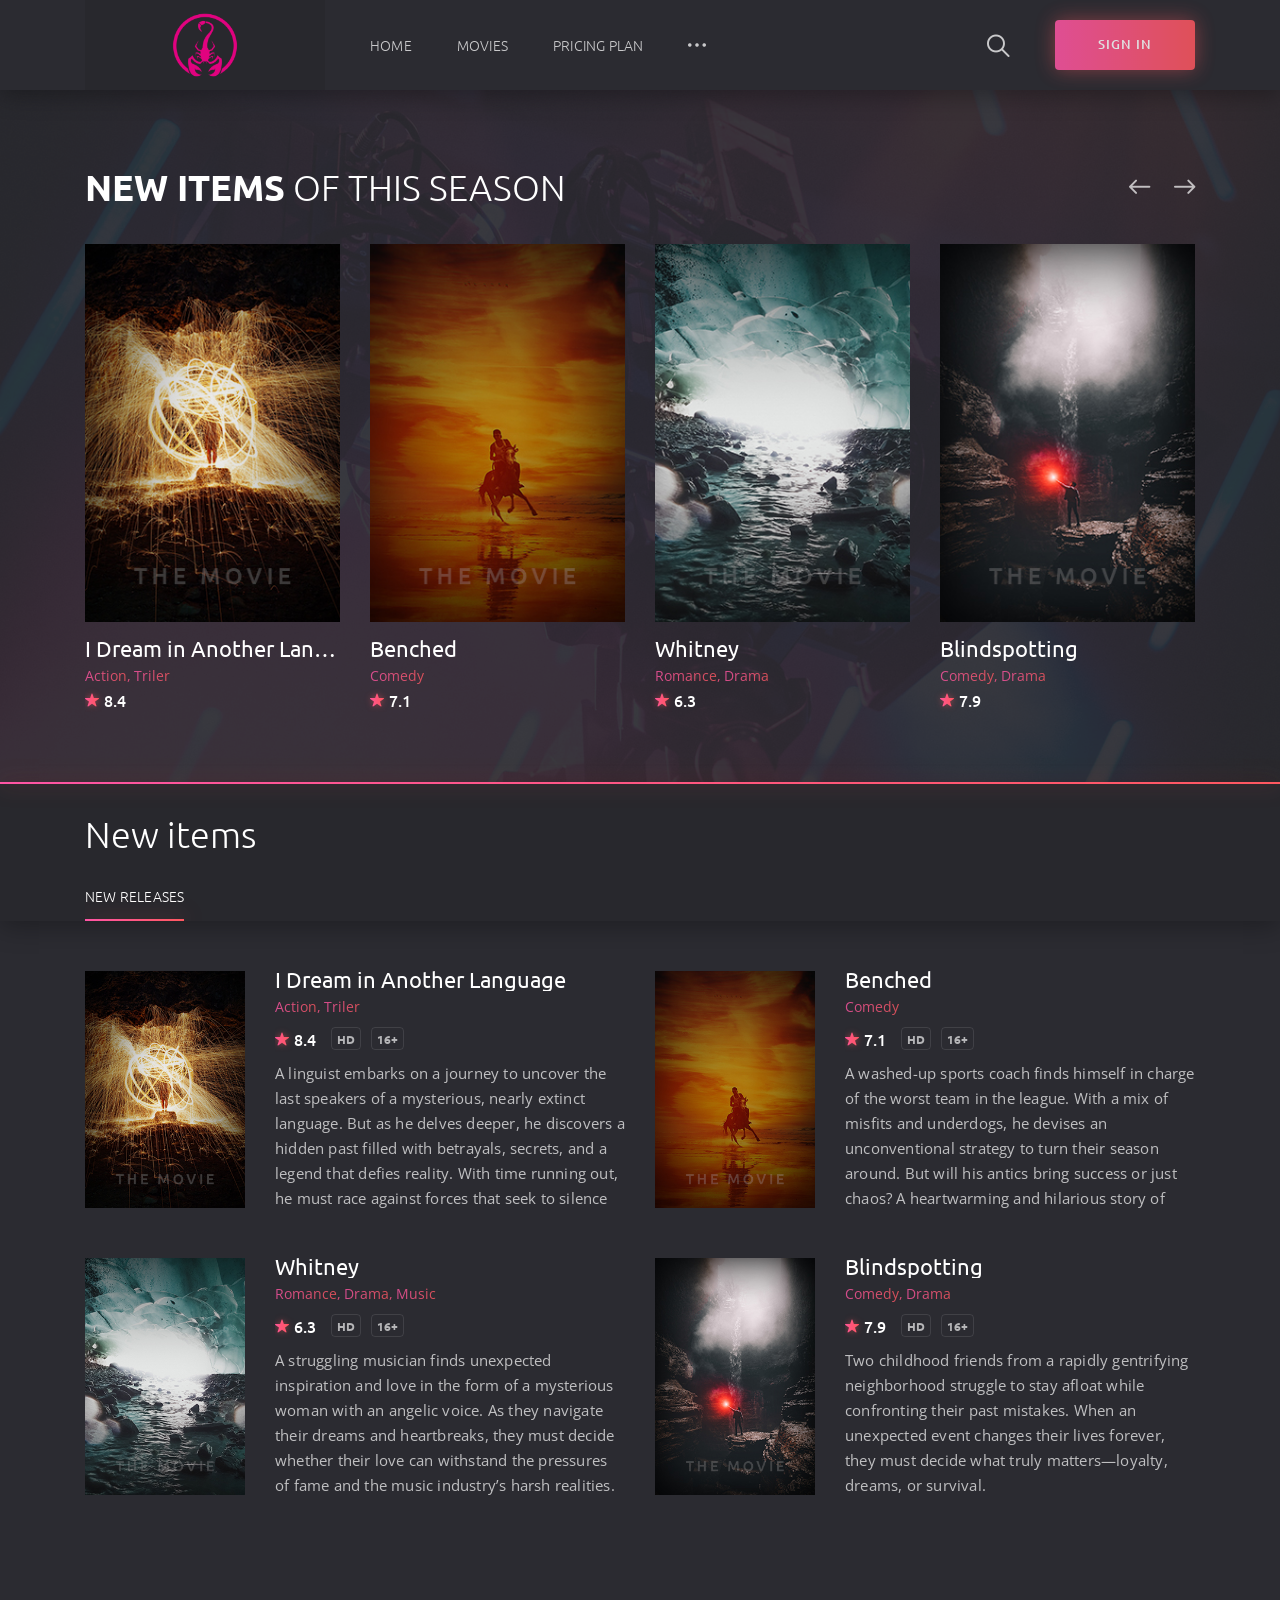
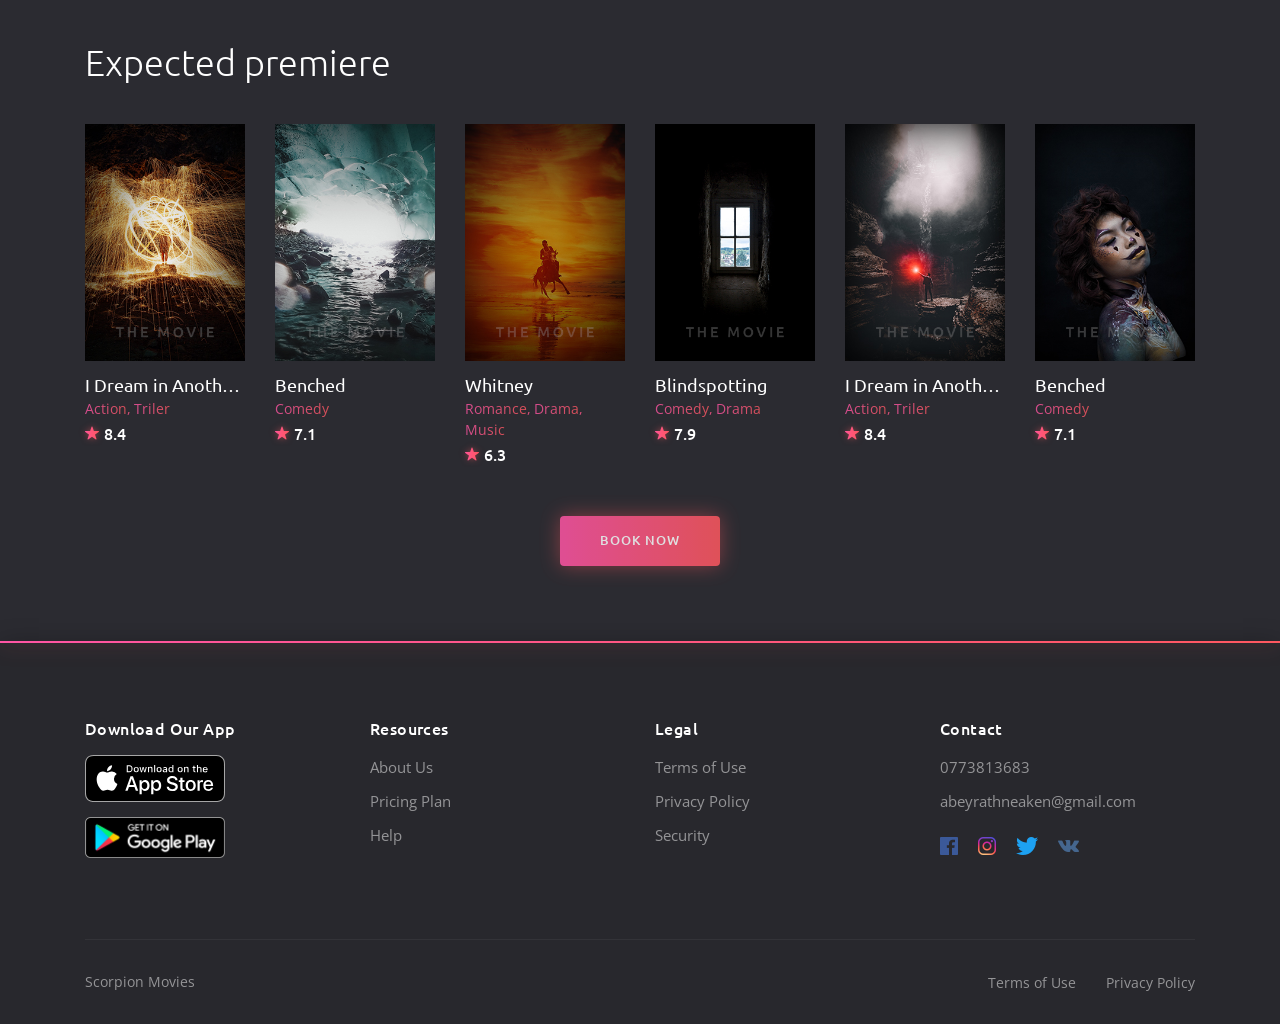
<file: index.html>
<!DOCTYPE html>
<html lang="en">

<head>
	<meta charset="utf-8">
	<meta name="viewport" content="width=device-width, initial-scale=1, shrink-to-fit=no">

	<!-- Font -->
	<link href="https://fonts.googleapis.com/css?family=Open+Sans:400,600%7CUbuntu:300,400,500,700" rel="stylesheet">

	<!-- CSS -->
	<link rel="stylesheet" href="css/bootstrap-reboot.min.css">
	<link rel="stylesheet" href="css/bootstrap-grid.min.css">
	<link rel="stylesheet" href="css/owl.carousel.min.css">
	<link rel="stylesheet" href="css/jquery.mCustomScrollbar.min.css">
	<link rel="stylesheet" href="css/nouislider.min.css">
	<link rel="stylesheet" href="css/ionicons.min.css">
	<link rel="stylesheet" href="css/plyr.css">
	<link rel="stylesheet" href="css/photoswipe.css">
	<link rel="stylesheet" href="css/default-skin.css">
	<link rel="stylesheet" href="css/main.css">

	<!-- Favicons -->
	<link rel="icon" type="image/png" href="img/sign.png" sizes="32x32">
	<link rel="apple-touch-icon" href="img/sign.png">
	<link rel="apple-touch-icon" sizes="72x72" href="icon/apple-touch-icon-72x72.png">
	<link rel="apple-touch-icon" sizes="114x114" href="icon/apple-touch-icon-114x114.png">
	<link rel="apple-touch-icon" sizes="144x144" href="icon/apple-touch-icon-144x144.png">

	<meta name="description" content="">
	<meta name="keywords" content="">
	<meta name="author" content="Navitha Aken">
	<title>Scorpion Movies</title>

</head>
<body class="body">
	
	<!-- header -->
	<header class="header">
		<div class="header__wrap">
			<div class="container">
				<div class="row">
					<div class="col-12">
						<div class="header__content">
							<!-- header logo -->
							<a href="index.html" class="header__logo">
								<img src="img/image (1).png" alt="">
							</a>
							<!-- end header logo -->

							<!-- header nav -->
							<ul class="header__nav">
								<!-- dropdown -->
								<li class="header__nav-item">
									<a class="dropdown-toggle header__nav-link" href="index.html" role="button" id="dropdownMenuHome" data-toggle="dropdown" aria-haspopup="true" aria-expanded="false">Home</a>
								</li>
								<!-- end dropdown -->

								<!-- dropdown -->
								<li class="header__nav-item">
									<a class="dropdown-toggle header__nav-link" href="#" role="button" id="dropdownMenuCatalog" data-toggle="dropdown" aria-haspopup="true" aria-expanded="false">Movies</a>

									<ul class="dropdown-menu header__dropdown-menu" aria-labelledby="dropdownMenuCatalog">
										<li><a href="catalog1.html">Movie Grid</a></li>
										<li><a href="catalog2.html">Movie List</a></li>
									</ul>
								</li>
								<!-- end dropdown -->

								<li class="header__nav-item">
									<a href="pricing.html" class="header__nav-link">Pricing Plan</a>
								</li>

								<!-- dropdown -->
								<li class="dropdown header__nav-item">
									<a class="dropdown-toggle header__nav-link header__nav-link--more" href="#" role="button" id="dropdownMenuMore" data-toggle="dropdown" aria-haspopup="true" aria-expanded="false"><i class="icon ion-ios-more"></i></a>

									<ul class="dropdown-menu header__dropdown-menu" aria-labelledby="dropdownMenuMore">
										<li><a href="about.html">About</a></li>
										<li><a href="signin.html">Sign In</a></li>
										<li><a href="signup.html">Sign Up</a></li>
										<li><a href="404.html">404 Page</a></li>
									</ul>
								</li>
								<!-- end dropdown -->
							</ul>
							<!-- end header nav -->

							<!-- header auth -->
							<div class="header__auth">
								<button class="header__search-btn" type="button">
									<i class="icon ion-ios-search"></i>
								</button>

								<a href="signin.html" class="header__sign-in">
									<i class="icon ion-ios-log-in"></i>
									<span>sign in</span>
								</a>
							</div>
							<!-- end header auth -->

							<!-- header menu btn -->
							<button class="header__btn" type="button">
								<span></span>
								<span></span>
								<span></span>
							</button>
							<!-- end header menu btn -->
						</div>
					</div>
				</div>
			</div>
		</div>

		<!-- header search -->
		<form action="#" class="header__search">
			<div class="container">
				<div class="row">
					<div class="col-12">
						<div class="header__search-content">
							<input type="text" placeholder="Search for a movie, TV Series that you are looking for">

							<button type="button">search</button>
						</div>
					</div>
				</div>
			</div>
		</form>
		<!-- end header search -->
	</header>
	<!-- end header -->

	<!-- home -->
	<section class="home">
		<!-- home bg -->
		<div class="owl-carousel home__bg">
			<div class="item home__cover" data-bg="img/home/home__bg.jpg"></div>
			<div class="item home__cover" data-bg="img/home/home__bg2.jpg"></div>
			<div class="item home__cover" data-bg="img/home/home__bg3.jpg"></div>
			<div class="item home__cover" data-bg="img/home/home__bg4.jpg"></div>
		</div>
		<!-- end home bg -->

		<div class="container">
			<div class="row">
				<div class="col-12">
					<h1 class="home__title"><b>NEW ITEMS</b> OF THIS SEASON</h1>

					<button class="home__nav home__nav--prev" type="button">
						<i class="icon ion-ios-arrow-round-back"></i>
					</button>
					<button class="home__nav home__nav--next" type="button">
						<i class="icon ion-ios-arrow-round-forward"></i>
					</button>
				</div>

				<div class="col-12">
					<div class="owl-carousel home__carousel">
						<div class="item">
							<!-- card -->
							<div class="card card--big">
								<div class="card__cover">
									<img src="img/covers/cover.jpg" alt="">
									<a href="payment.html" class="card__play">
										<i class="icon ion-ios-play"></i>
									</a>
								</div>
								<div class="card__content">
									<h3 class="card__title"><a href="#">I Dream in Another Language</a></h3>
									<span class="card__category">
										<a href="#">Action</a>
										<a href="#">Triler</a>
									</span>
									<span class="card__rate"><i class="icon ion-ios-star"></i>8.4</span>
								</div>
							</div>
							<!-- end card -->
						</div>

						<div class="item">
							<!-- card -->
							<div class="card card--big">
								<div class="card__cover">
									<img src="img/covers/cover2.jpg" alt="">
									<a href="payment.html" class="card__play">
										<i class="icon ion-ios-play"></i>
									</a>
								</div>
								<div class="card__content">
									<h3 class="card__title"><a href="#">Benched</a></h3>
									<span class="card__category">
										<a href="#">Comedy</a>
									</span>
									<span class="card__rate"><i class="icon ion-ios-star"></i>7.1</span>
								</div>
							</div>
							<!-- end card -->
						</div>

						<div class="item">
							<!-- card -->
							<div class="card card--big">
								<div class="card__cover">
									<img src="img/covers/cover3.jpg" alt="">
									<a href="payment.html" class="card__play">
										<i class="icon ion-ios-play"></i>
									</a>
								</div>
								<div class="card__content">
									<h3 class="card__title"><a href="#">Whitney</a></h3>
									<span class="card__category">
										<a href="#">Romance</a>
										<a href="#">Drama</a>
									</span>
									<span class="card__rate"><i class="icon ion-ios-star"></i>6.3</span>
								</div>
							</div>
							<!-- end card -->
						</div>

						<div class="item">
							<!-- card -->
							<div class="card card--big">
								<div class="card__cover">
									<img src="img/covers/cover4.jpg" alt="">
									<a href="payment.html" class="card__play">
										<i class="icon ion-ios-play"></i>
									</a>
								</div>
								<div class="card__content">
									<h3 class="card__title"><a href="#">Blindspotting</a></h3>
									<span class="card__category">
										<a href="#">Comedy</a>
										<a href="#">Drama</a>
									</span>
									<span class="card__rate"><i class="icon ion-ios-star"></i>7.9</span>
								</div>
							</div>
							<!-- end card -->
						</div>
					</div>
				</div>
			</div>
		</div>
	</section>
	<!-- end home -->

	<!-- content -->
	<section class="content">
		<div class="content__head">
			<div class="container">
				<div class="row">
					<div class="col-12">
						<!-- content title -->
						<h2 class="content__title">New items</h2>
						<!-- end content title -->

						<!-- content tabs nav -->
						<ul class="nav nav-tabs content__tabs" id="content__tabs" role="tablist">
							<li class="nav-item">
								<a class="nav-link active" data-toggle="tab" href="#tab-1" role="tab" aria-controls="tab-1" aria-selected="true">NEW RELEASES</a>
							</li>
						</ul>
						<!-- end content tabs nav -->

						<!-- content mobile tabs nav -->
						<div class="content__mobile-tabs" id="content__mobile-tabs">
							<div class="content__mobile-tabs-btn dropdown-toggle" role="navigation" id="mobile-tabs" data-toggle="dropdown" aria-haspopup="true" aria-expanded="false">
								<input type="button" value="New items">
								<span></span>
							</div>

							<div class="content__mobile-tabs-menu dropdown-menu" aria-labelledby="mobile-tabs">
								<ul class="nav nav-tabs" role="tablist">
									<li class="nav-item"><a class="nav-link active" id="1-tab" data-toggle="tab" href="#tab-1" role="tab" aria-controls="tab-1" aria-selected="true">NEW RELEASES</a></li>

									<li class="nav-item"><a class="nav-link" id="2-tab" data-toggle="tab" href="#tab-2" role="tab" aria-controls="tab-2" aria-selected="false">MOVIES</a></li>

									<li class="nav-item"><a class="nav-link" id="3-tab" data-toggle="tab" href="#tab-3" role="tab" aria-controls="tab-3" aria-selected="false">TV SERIES</a></li>

									<li class="nav-item"><a class="nav-link" id="4-tab" data-toggle="tab" href="#tab-4" role="tab" aria-controls="tab-4" aria-selected="false">CARTOONS</a></li>
								</ul>
							</div>
						</div>
						<!-- end content mobile tabs nav -->
					</div>
				</div>
			</div>
		</div>

		<div class="container">
			<!-- content tabs -->
			<div class="tab-content" id="myTabContent">
				<div class="tab-pane fade show active" id="tab-1" role="tabpanel" aria-labelledby="1-tab">
					<div class="row">
						<!-- card -->
						<div class="col-6 col-sm-12 col-lg-6">
							<div class="card card--list">
								<div class="row">
									<div class="col-12 col-sm-4">
										<div class="card__cover">
											<img src="img/covers/cover.jpg" alt="">
											<a href="payment.html" class="card__play">
												<i class="icon ion-ios-play"></i>
											</a>
										</div>
									</div>

									<div class="col-12 col-sm-8">
										<div class="card__content">
											<h3 class="card__title"><a href="#">I Dream in Another Language</a></h3>
											<span class="card__category">
												<a href="#">Action</a>
												<a href="#">Triler</a>
											</span>

											<div class="card__wrap">
												<span class="card__rate"><i class="icon ion-ios-star"></i>8.4</span>

												<ul class="card__list">
													<li>HD</li>
													<li>16+</li>
												</ul>
											</div>

											<div class="card__description">
												<p>A linguist embarks on a journey to uncover the last speakers of a mysterious, nearly extinct language. But as he delves deeper, he discovers a hidden past filled with betrayals, secrets, and a legend that defies reality. With time running out, he must race against forces that seek to silence the truth forever</p>
											</div>
										</div>
									</div>
								</div>
							</div>
						</div>
						<!-- end card -->

						<!-- card -->
						<div class="col-6 col-sm-12 col-lg-6">
							<div class="card card--list">
								<div class="row">
									<div class="col-12 col-sm-4">
										<div class="card__cover">
											<img src="img/covers/cover2.jpg" alt="">
											<a href="payment.html" class="card__play">
												<i class="icon ion-ios-play"></i>
											</a>
										</div>
									</div>

									<div class="col-12 col-sm-8">
										<div class="card__content">
											<h3 class="card__title"><a href="#">Benched</a></h3>
											<span class="card__category">
												<a href="#">Comedy</a>
											</span>

											<div class="card__wrap">
												<span class="card__rate"><i class="icon ion-ios-star"></i>7.1</span>

												<ul class="card__list">
													<li>HD</li>
													<li>16+</li>
												</ul>
											</div>

											<div class="card__description">
												<p>A washed-up sports coach finds himself in charge of the worst team in the league. With a mix of misfits and underdogs, he devises an unconventional strategy to turn their season around. But will his antics bring success or just chaos? A heartwarming and hilarious story of redemption and second chances.</p>
											</div>
										</div>
									</div>
								</div>
							</div>
						</div>
						<!-- end card -->

						<!-- card -->
						<div class="col-6 col-sm-12 col-lg-6">
							<div class="card card--list">
								<div class="row">
									<div class="col-12 col-sm-4">
										<div class="card__cover">
											<img src="img/covers/cover3.jpg" alt="">
											<a href="payment.html" class="card__play">
												<i class="icon ion-ios-play"></i>
											</a>
										</div>
									</div>

									<div class="col-12 col-sm-8">
										<div class="card__content">
											<h3 class="card__title"><a href="#">Whitney</a></h3>
											<span class="card__category">
												<a href="#">Romance</a>
												<a href="#">Drama</a>
												<a href="#">Music</a>
											</span>

											<div class="card__wrap">
												<span class="card__rate"><i class="icon ion-ios-star"></i>6.3</span>

												<ul class="card__list">
													<li>HD</li>
													<li>16+</li>
												</ul>
											</div>

											<div class="card__description">
												<p>A struggling musician finds unexpected inspiration and love in the form of a mysterious woman with an angelic voice. As they navigate their dreams and heartbreaks, they must decide whether their love can withstand the pressures of fame and the music industry’s harsh realities.</p>
											</div>
										</div>
									</div>
								</div>
							</div>
						</div>
						<!-- end card -->

						<!-- card -->
						<div class="col-6 col-sm-12 col-lg-6">
							<div class="card card--list">
								<div class="row">
									<div class="col-12 col-sm-4">
										<div class="card__cover">
											<img src="img/covers/cover4.jpg" alt="">
											<a href="payment.html" class="card__play">
												<i class="icon ion-ios-play"></i>
											</a>
										</div>
									</div>

									<div class="col-12 col-sm-8">
										<div class="card__content">
											<h3 class="card__title"><a href="#">Blindspotting</a></h3>
											<span class="card__category">
												<a href="#">Comedy</a>
												<a href="#">Drama</a>
											</span>

											<div class="card__wrap">
												<span class="card__rate"><i class="icon ion-ios-star"></i>7.9</span>

												<ul class="card__list">
													<li>HD</li>
													<li>16+</li>
												</ul>
											</div>

											<div class="card__description">
												<p>Two childhood friends from a rapidly gentrifying neighborhood struggle to stay afloat while confronting their past mistakes. When an unexpected event changes their lives forever, they must decide what truly matters—loyalty, dreams, or survival.</p>
											</div>
										</div>
									</div>
								</div>
							</div>
						</div>
						<!-- end card -->
					</div>
				</div>
				</div>
				</div>
			</div>
			<!-- end content tabs -->
		</div>
	</section>
	<!-- end content -->

	<!-- expected premiere -->
	<section class="section section--bg">
		<div class="container">
			<div class="row">
				<!-- section title -->
				<div class="col-12">
					<h2 class="section__title">Expected premiere</h2>
				</div>
				<!-- end section title -->

				<!-- card -->
				<div class="col-6 col-sm-4 col-lg-3 col-xl-2">
					<div class="card">
						<div class="card__cover">
							<img src="img/covers/cover.jpg" alt="">
							<a href="#" class="card__play">
								<i class="icon ion-ios-play"></i>
							</a>
						</div>
						<div class="card__content">
							<h3 class="card__title"><a href="#">I Dream in Another Language</a></h3>
							<span class="card__category">
								<a href="#">Action</a>
								<a href="#">Triler</a>
							</span>
							<span class="card__rate"><i class="icon ion-ios-star"></i>8.4</span>
						</div>
					</div>
				</div>
				<!-- end card -->

				<!-- card -->
				<div class="col-6 col-sm-4 col-lg-3 col-xl-2">
					<div class="card">
						<div class="card__cover">
							<img src="img/covers/cover3.jpg" alt="">
							<a href="#" class="card__play">
								<i class="icon ion-ios-play"></i>
							</a>
						</div>
						<div class="card__content">
							<h3 class="card__title"><a href="#">Benched</a></h3>
							<span class="card__category">
								<a href="#">Comedy</a>
							</span>
							<span class="card__rate"><i class="icon ion-ios-star"></i>7.1</span>
						</div>
					</div>
				</div>
				<!-- end card -->

				<!-- card -->
				<div class="col-6 col-sm-4 col-lg-3 col-xl-2">
					<div class="card">
						<div class="card__cover">
							<img src="img/covers/cover2.jpg" alt="">
							<a href="#" class="card__play">
								<i class="icon ion-ios-play"></i>
							</a>
						</div>
						<div class="card__content">
							<h3 class="card__title"><a href="#">Whitney</a></h3>
							<span class="card__category">
								<a href="#">Romance</a>
								<a href="#">Drama</a>
								<a href="#">Music</a>
							</span>
							<span class="card__rate"><i class="icon ion-ios-star"></i>6.3</span>
						</div>
					</div>
				</div>
				<!-- end card -->

				<!-- card -->
				<div class="col-6 col-sm-4 col-lg-3 col-xl-2">
					<div class="card">
						<div class="card__cover">
							<img src="img/covers/cover6.jpg" alt="">
							<a href="#" class="card__play">
								<i class="icon ion-ios-play"></i>
							</a>
						</div>
						<div class="card__content">
							<h3 class="card__title"><a href="#">Blindspotting</a></h3>
							<span class="card__category">
								<a href="#">Comedy</a>
								<a href="#">Drama</a>
							</span>
							<span class="card__rate"><i class="icon ion-ios-star"></i>7.9</span>
						</div>
					</div>
				</div>
				<!-- end card -->

				<!-- card -->
				<div class="col-6 col-sm-4 col-lg-3 col-xl-2">
					<div class="card">
						<div class="card__cover">
							<img src="img/covers/cover4.jpg" alt="">
							<a href="#" class="card__play">
								<i class="icon ion-ios-play"></i>
							</a>
						</div>
						<div class="card__content">
							<h3 class="card__title"><a href="#">I Dream in Another Language</a></h3>
							<span class="card__category">
								<a href="#">Action</a>
								<a href="#">Triler</a>
							</span>
							<span class="card__rate"><i class="icon ion-ios-star"></i>8.4</span>
						</div>
					</div>
				</div>
				<!-- end card -->

				<!-- card -->
				<div class="col-6 col-sm-4 col-lg-3 col-xl-2">
					<div class="card">
						<div class="card__cover">
							<img src="img/covers/cover5.jpg" alt="">
							<a href="#" class="card__play">
								<i class="icon ion-ios-play"></i>
							</a>
						</div>
						<div class="card__content">
							<h3 class="card__title"><a href="#">Benched</a></h3>
							<span class="card__category">
								<a href="#">Comedy</a>
							</span>
							<span class="card__rate"><i class="icon ion-ios-star"></i>7.1</span>
						</div>
					</div>
				</div>
				<!-- end card -->

				<!-- section btn -->
				<div class="col-12">
					<a href="payment.html" class="section__btn">Book Now</a>
				</div>
				<!-- end section btn -->
			</div>
		</div>
	</section>
	<!-- end expected premiere -->

	
	<!-- footer -->
	<footer class="footer">
		<div class="container">
			<div class="row">
				<!-- footer list -->
				<div class="col-12 col-md-3">
					<h6 class="footer__title">Download Our App</h6>
					<ul class="footer__app">
						<li><a href="#"><img src="img/Download_on_the_App_Store_Badge.svg" alt=""></a></li>
						<li><a href="#"><img src="img/google-play-badge.png" alt=""></a></li>
					</ul>
				</div>
				<!-- end footer list -->

				<!-- footer list -->
				<div class="col-6 col-sm-4 col-md-3">
					<h6 class="footer__title">Resources</h6>
					<ul class="footer__list">
						<li><a href="#">About Us</a></li>
						<li><a href="#">Pricing Plan</a></li>
						<li><a href="#">Help</a></li>
					</ul>
				</div>
				<!-- end footer list -->

				<!-- footer list -->
				<div class="col-6 col-sm-4 col-md-3">
					<h6 class="footer__title">Legal</h6>
					<ul class="footer__list">
						<li><a href="#">Terms of Use</a></li>
						<li><a href="#">Privacy Policy</a></li>
						<li><a href="#">Security</a></li>
					</ul>
				</div>
				<!-- end footer list -->

				<!-- footer list -->
				<div class="col-12 col-sm-4 col-md-3">
					<h6 class="footer__title">Contact</h6>
					<ul class="footer__list">
						<li><a href="tel:+94773813683">0773813683</a></li>
						<li><a href="mailto:abeyrathneaken@gmail.com">abeyrathneaken@gmail.com</a></li>
					</ul>
					<ul class="footer__social">
						<li class="facebook"><a href="#"><i class="icon ion-logo-facebook"></i></a></li>
						<li class="instagram"><a href="#"><i class="icon ion-logo-instagram"></i></a></li>
						<li class="twitter"><a href="#"><i class="icon ion-logo-twitter"></i></a></li>
						<li class="vk"><a href="#"><i class="icon ion-logo-vk"></i></a></li>
					</ul>
				</div>
				<!-- end footer list -->

				<!-- footer copyright -->
				<div class="col-12">
					<div class="footer__copyright">
						<small><a target="_blank" href="#">Scorpion Movies</a></small>

						<ul>
							<li><a href="#">Terms of Use</a></li>
							<li><a href="#">Privacy Policy</a></li>
						</ul>
					</div>
				</div>
				<!-- end footer copyright -->
			</div>
		</div>
	</footer>
	<!-- end footer -->

	<!-- JS -->
	<script src="js/jquery-3.3.1.min.js"></script>
	<script src="js/bootstrap.bundle.min.js"></script>
	<script src="js/owl.carousel.min.js"></script>
	<script src="js/jquery.mousewheel.min.js"></script>
	<script src="js/jquery.mCustomScrollbar.min.js"></script>
	<script src="js/wNumb.js"></script>
	<script src="js/nouislider.min.js"></script>
	<script src="js/plyr.min.js"></script>
	<script src="js/jquery.morelines.min.js"></script>
	<script src="js/photoswipe.min.js"></script>
	<script src="js/photoswipe-ui-default.min.js"></script>
	<script src="js/main.js"></script>
</body>

</html>
</file>
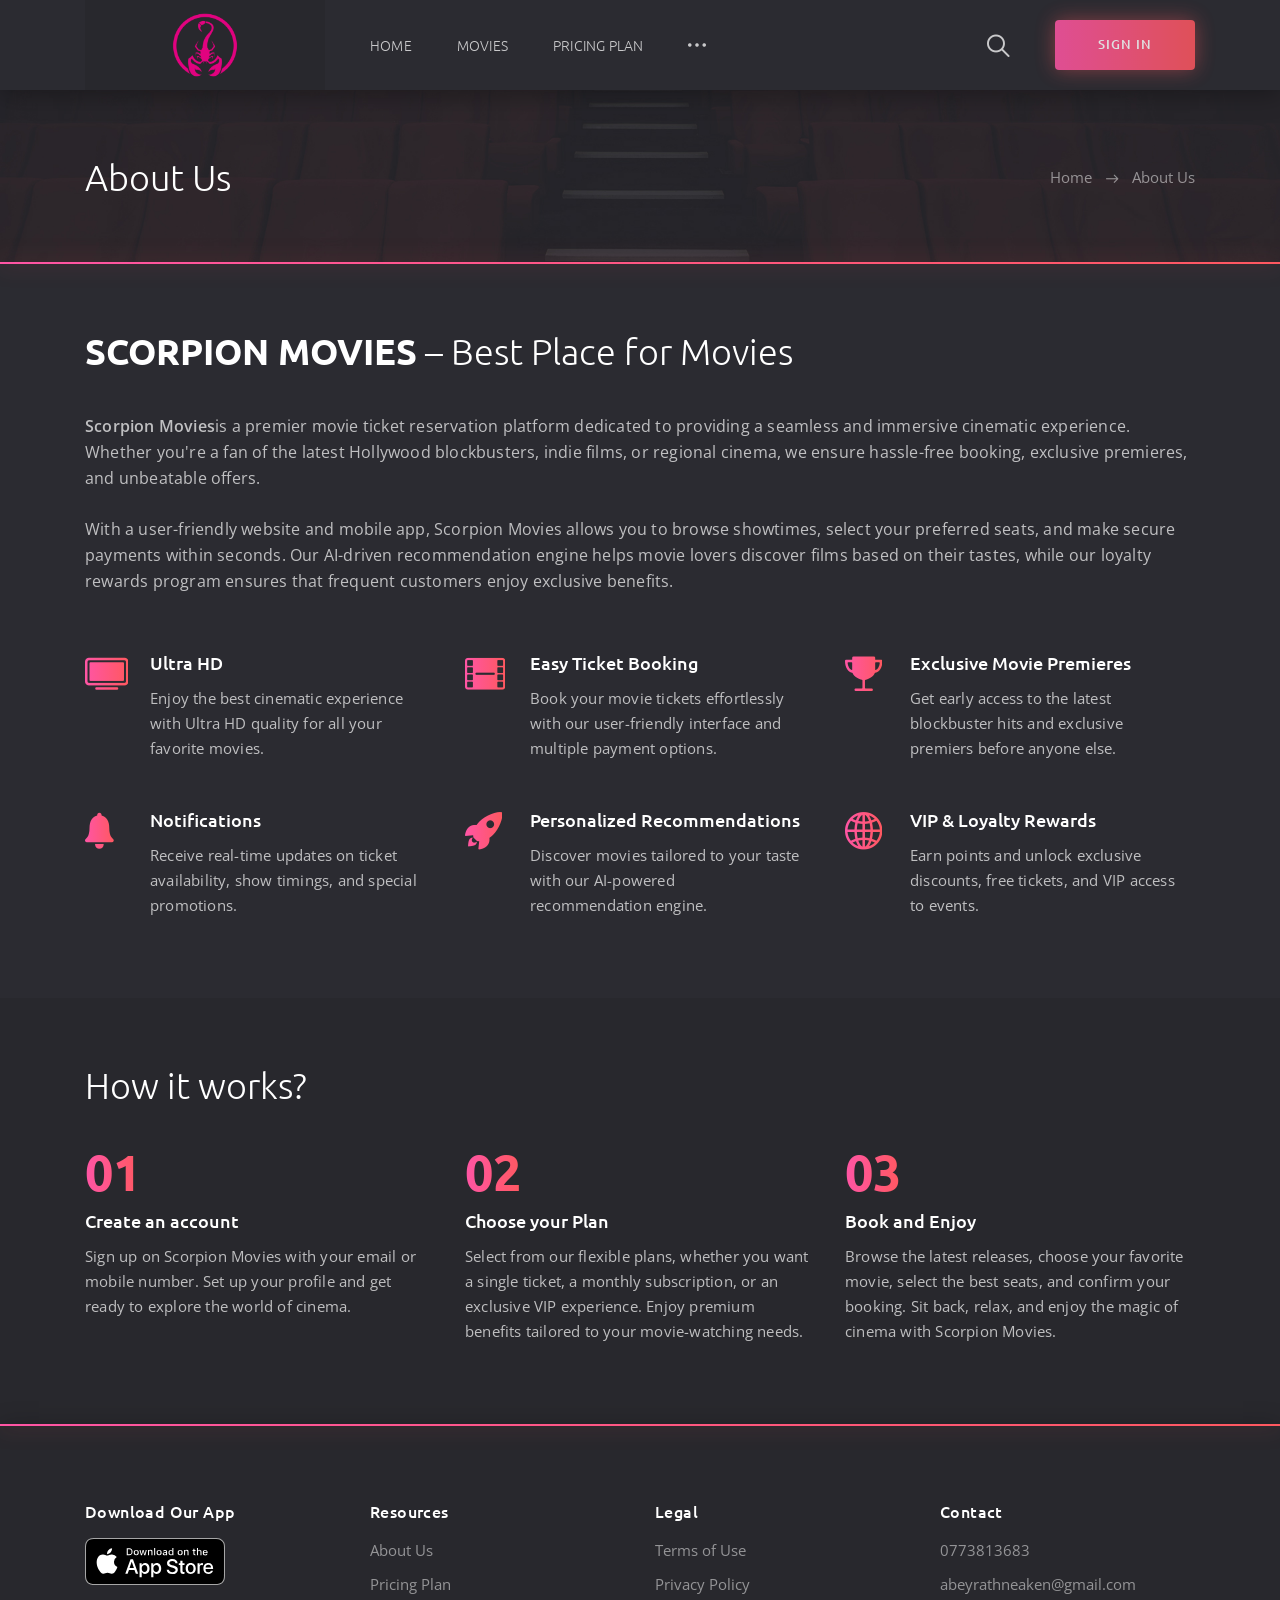
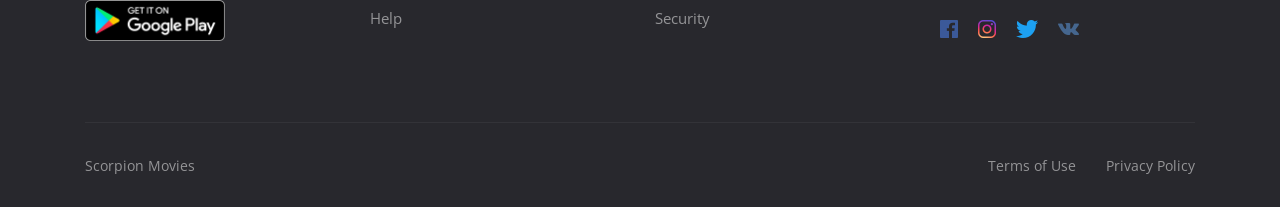
<file: about.html>
<!DOCTYPE html>
<html lang="en">

<head>
	<meta charset="utf-8">
	<meta name="viewport" content="width=device-width, initial-scale=1, shrink-to-fit=no">

	<!-- Font -->
	<link href="https://fonts.googleapis.com/css?family=Open+Sans:400,600%7CUbuntu:300,400,500,700" rel="stylesheet">

	<!-- CSS -->
	<link rel="stylesheet" href="css/bootstrap-reboot.min.css">
	<link rel="stylesheet" href="css/bootstrap-grid.min.css">
	<link rel="stylesheet" href="css/owl.carousel.min.css">
	<link rel="stylesheet" href="css/jquery.mCustomScrollbar.min.css">
	<link rel="stylesheet" href="css/nouislider.min.css">
	<link rel="stylesheet" href="css/ionicons.min.css">
	<link rel="stylesheet" href="css/plyr.css">
	<link rel="stylesheet" href="css/photoswipe.css">
	<link rel="stylesheet" href="css/default-skin.css">
	<link rel="stylesheet" href="css/main.css">

	<!-- Favicons -->
	<link rel="icon" type="image/png" href="img/sign.png" sizes="32x32">
	<link rel="apple-touch-icon" href="img/sign.png">
	<link rel="apple-touch-icon" sizes="72x72" href="icon/apple-touch-icon-72x72.png">
	<link rel="apple-touch-icon" sizes="114x114" href="icon/apple-touch-icon-114x114.png">
	<link rel="apple-touch-icon" sizes="144x144" href="icon/apple-touch-icon-144x144.png">

	<meta name="description" content="">
	<meta name="keywords" content="">
	<meta name="author" content="Navitha Aken">
	<title>Scorpion Movies</title>

</head>
<body class="body">
	
	<!-- header -->
	<header class="header">
		<div class="header__wrap">
			<div class="container">
				<div class="row">
					<div class="col-12">
						<div class="header__content">
							<!-- header logo -->
							<a href="index.html" class="header__logo">
								<img src="img/image (1).png" alt="">
							</a>
							<!-- end header logo -->

							<!-- header nav -->
							<ul class="header__nav">
								<!-- dropdown -->
								<li class="header__nav-item">
									<a class="dropdown-toggle header__nav-link" href="#" role="button" id="dropdownMenuHome" data-toggle="dropdown" aria-haspopup="true" aria-expanded="false" onclick="location.href='index.html'">Home</a>
								</li>
								<!-- end dropdown -->

								<!-- dropdown -->
								<li class="header__nav-item">
									<a class="dropdown-toggle header__nav-link" href="#" role="button" id="dropdownMenuCatalog" data-toggle="dropdown" aria-haspopup="true" aria-expanded="false">Movies</a>

									<ul class="dropdown-menu header__dropdown-menu" aria-labelledby="dropdownMenuCatalog">
										<li><a href="catalog1.html">Movie Grid</a></li>
										<li><a href="catalog2.html">Movie List</a></li>
									</ul>
								</li>
								<!-- end dropdown -->

								<li class="header__nav-item">
									<a href="pricing.html" class="header__nav-link">Pricing Plan</a>
								</li>

								<!-- dropdown -->
								<li class="dropdown header__nav-item">
									<a class="dropdown-toggle header__nav-link header__nav-link--more" href="#" role="button" id="dropdownMenuMore" data-toggle="dropdown" aria-haspopup="true" aria-expanded="false"><i class="icon ion-ios-more"></i></a>

									<ul class="dropdown-menu header__dropdown-menu" aria-labelledby="dropdownMenuMore">
										<li><a href="about.html">About</a></li>
										<li><a href="signin.html">Sign In</a></li>
										<li><a href="signup.html">Sign Up</a></li>
										<li><a href="404.html">404 Page</a></li>
									</ul>
								</li>
								<!-- end dropdown -->
							</ul>
							<!-- end header nav -->

							<!-- header auth -->
							<div class="header__auth">
								<button class="header__search-btn" type="button">
									<i class="icon ion-ios-search"></i>
								</button>

								<a href="signin.html" class="header__sign-in">
									<i class="icon ion-ios-log-in"></i>
									<span>sign in</span>
								</a>
							</div>
							<!-- end header auth -->

							<!-- header menu btn -->
							<button class="header__btn" type="button">
								<span></span>
								<span></span>
								<span></span>
							</button>
							<!-- end header menu btn -->
						</div>
					</div>
				</div>
			</div>
		</div>

		<!-- header search -->
		<form action="#" class="header__search">
			<div class="container">
				<div class="row">
					<div class="col-12">
						<div class="header__search-content">
							<input type="text" placeholder="Search for a movie, TV Series that you are looking for">

							<button type="button">search</button>
						</div>
					</div>
				</div>
			</div>
		</form>
		<!-- end header search -->
	</header>
	<!-- end header -->

	<!-- page title -->
	<section class="section section--first section--bg" data-bg="img/section/section.jpg">
		<div class="container">
			<div class="row">
				<div class="col-12">
					<div class="section__wrap">
						<!-- section title -->
						<h2 class="section__title">About Us</h2>
						<!-- end section title -->

						<!-- breadcrumb -->
						<ul class="breadcrumb">
							<li class="breadcrumb__item"><a href="#">Home</a></li>
							<li class="breadcrumb__item breadcrumb__item--active">About Us</li>
						</ul>
						<!-- end breadcrumb -->
					</div>
				</div>
			</div>
		</div>
	</section>
	<!-- end page title -->

	<!-- about -->
	<section class="section">
		<div class="container">
			<div class="row">
				<!-- section title -->
				<div class="col-12">
					<h2 class="section__title"><b>SCORPION MOVIES</b> – Best Place for Movies</h2>
				</div>
				<!-- end section title -->

				<!-- section text -->
				<div class="col-12">
					<p class="section__text"><b>Scorpion Movies</b>is a premier movie ticket reservation platform dedicated to providing a seamless and immersive cinematic experience. Whether you're a fan of the latest Hollywood blockbusters, indie films, or regional cinema, we ensure hassle-free booking, exclusive premieres, and unbeatable offers.</p>

					<p class="section__text section__text--last-with-margin">With a user-friendly website and mobile app, Scorpion Movies allows you to browse showtimes, select your preferred seats, and make secure payments within seconds. Our AI-driven recommendation engine helps movie lovers discover films based on their tastes, while our loyalty rewards program ensures that frequent customers enjoy exclusive benefits.</p>
				</div>
				<!-- end section text -->

				
				<!-- feature -->
				<div class="col-12 col-md-6 col-lg-4">
					<div class="feature">
						<i class="icon ion-ios-tv feature__icon"></i>
						<h3 class="feature__title">Ultra HD</h3>
						<p class="feature__text">Enjoy the best cinematic experience with Ultra HD quality for all your favorite movies.</p>
					</div>
				</div>
				<!-- end feature -->

				<!-- feature -->
				<div class="col-12 col-md-6 col-lg-4">
					<div class="feature">
						<i class="icon ion-ios-film feature__icon"></i>
						<h3 class="feature__title">Easy Ticket Booking</h3>
						<p class="feature__text">Book your movie tickets effortlessly with our user-friendly interface and multiple payment options.</p>
					</div>
				</div>
				<!-- end feature -->

				<!-- feature -->
				<div class="col-12 col-md-6 col-lg-4">
					<div class="feature">
						<i class="icon ion-ios-trophy feature__icon"></i>
						<h3 class="feature__title"> Exclusive Movie Premieres</h3>
						<p class="feature__text">Get early access to the latest blockbuster hits and exclusive premiers before anyone else.</p>
					</div>
				</div>
				<!-- end feature -->

				<!-- feature -->
				<div class="col-12 col-md-6 col-lg-4">
					<div class="feature">
						<i class="icon ion-ios-notifications feature__icon"></i>
						<h3 class="feature__title">Notifications</h3>
						<p class="feature__text">Receive real-time updates on ticket availability, show timings, and special promotions.</p>
					</div>
				</div>
				<!-- end feature -->

				<!-- feature -->
				<div class="col-12 col-md-6 col-lg-4">
					<div class="feature">
						<i class="icon ion-ios-rocket feature__icon"></i>
						<h3 class="feature__title">Personalized Recommendations</h3>
						<p class="feature__text">Discover movies tailored to your taste with our AI-powered recommendation engine.</p>
					</div>
				</div>
				<!-- end feature -->

				<!-- feature -->
				<div class="col-12 col-md-6 col-lg-4">
					<div class="feature">
						<i class="icon ion-ios-globe feature__icon"></i>
						<h3 class="feature__title">VIP & Loyalty Rewards</h3>
						<p class="feature__text">Earn points and unlock exclusive discounts, free tickets, and VIP access to events.</p>
					</div>
				</div>
				<!-- end feature -->
			</div>
		</div>
	</section>
	<!-- end about -->

	<!-- how it works -->
	<section class="section section--dark">
		<div class="container">
			<div class="row">
				<!-- section title -->
				<div class="col-12">
					<h2 class="section__title section__title--no-margin">How it works?</h2>
				</div>
				<!-- end section title -->

				<!-- how box -->
				<div class="col-12 col-md-6 col-lg-4">
					<div class="how">
						<span class="how__number">01</span>
						<h3 class="how__title">Create an account</h3>
						<p class="how__text">Sign up on Scorpion Movies with your email or mobile number. Set up your profile and get ready to explore the world of cinema.</p>
					</div>
				</div>
				<!-- ebd how box -->

				<!-- how box -->
				<div class="col-12 col-md-6 col-lg-4">
					<div class="how">
						<span class="how__number">02</span>
						<h3 class="how__title">Choose your Plan</h3>
						<p class="how__text">Select from our flexible plans, whether you want a single ticket, a monthly subscription, or an exclusive VIP experience. Enjoy premium benefits tailored to your movie-watching needs.</p>
					</div>
				</div>
				<!-- ebd how box -->

				<!-- how box -->
				<div class="col-12 col-md-6 col-lg-4">
					<div class="how">
						<span class="how__number">03</span>
						<h3 class="how__title">Book and Enjoy</h3>
						<p class="how__text">Browse the latest releases, choose your favorite movie, select the best seats, and confirm your booking. Sit back, relax, and enjoy the magic of cinema with Scorpion Movies.</p>
					</div>
				</div>
				<!-- ebd how box -->

			</div>
		</div>
	</section>
	<!-- end how it works -->

	<!-- footer -->
	<footer class="footer">
		<div class="container">
			<div class="row">
				<!-- footer list -->
				<div class="col-12 col-md-3">
					<h6 class="footer__title">Download Our App</h6>
					<ul class="footer__app">
						<li><a href="#"><img src="img/Download_on_the_App_Store_Badge.svg" alt=""></a></li>
						<li><a href="#"><img src="img/google-play-badge.png" alt=""></a></li>
					</ul>
				</div>
				<!-- end footer list -->

				<!-- footer list -->
				<div class="col-6 col-sm-4 col-md-3">
					<h6 class="footer__title">Resources</h6>
					<ul class="footer__list">
						<li><a href="#">About Us</a></li>
						<li><a href="#">Pricing Plan</a></li>
						<li><a href="#">Help</a></li>
					</ul>
				</div>
				<!-- end footer list -->

				<!-- footer list -->
				<div class="col-6 col-sm-4 col-md-3">
					<h6 class="footer__title">Legal</h6>
					<ul class="footer__list">
						<li><a href="#">Terms of Use</a></li>
						<li><a href="#">Privacy Policy</a></li>
						<li><a href="#">Security</a></li>
					</ul>
				</div>
				<!-- end footer list -->

				<!-- footer list -->
				<div class="col-12 col-sm-4 col-md-3">
					<h6 class="footer__title">Contact</h6>
					<ul class="footer__list">
						<li><a href="tel:+94773813683">0773813683</a></li>
						<li><a href="mailto:abeyrathneaken@gmal.com">abeyrathneaken@gmail.com</a></li>
					</ul>
					<ul class="footer__social">
						<li class="facebook"><a href="#"><i class="icon ion-logo-facebook"></i></a></li>
						<li class="instagram"><a href="#"><i class="icon ion-logo-instagram"></i></a></li>
						<li class="twitter"><a href="#"><i class="icon ion-logo-twitter"></i></a></li>
						<li class="vk"><a href="#"><i class="icon ion-logo-vk"></i></a></li>
					</ul>
				</div>
				<!-- end footer list -->

				<!-- footer copyright -->
				<div class="col-12">
					<div class="footer__copyright">
						<small><a target="_blank" href="#">Scorpion Movies</a></small>

						<ul>
							<li><a href="#">Terms of Use</a></li>
							<li><a href="#">Privacy Policy</a></li>
						</ul>
					</div>
				</div>
				<!-- end footer copyright -->
			</div>
		</div>
	</footer>
	<!-- end footer -->

	<!-- JS -->
	<script src="js/jquery-3.3.1.min.js"></script>
	<script src="js/bootstrap.bundle.min.js"></script>
	<script src="js/owl.carousel.min.js"></script>
	<script src="js/jquery.mousewheel.min.js"></script>
	<script src="js/jquery.mCustomScrollbar.min.js"></script>
	<script src="js/wNumb.js"></script>
	<script src="js/nouislider.min.js"></script>
	<script src="js/plyr.min.js"></script>
	<script src="js/jquery.morelines.min.js"></script>
	<script src="js/photoswipe.min.js"></script>
	<script src="js/photoswipe-ui-default.min.js"></script>
	<script src="js/main.js"></script>
</body>

</html>
</file>
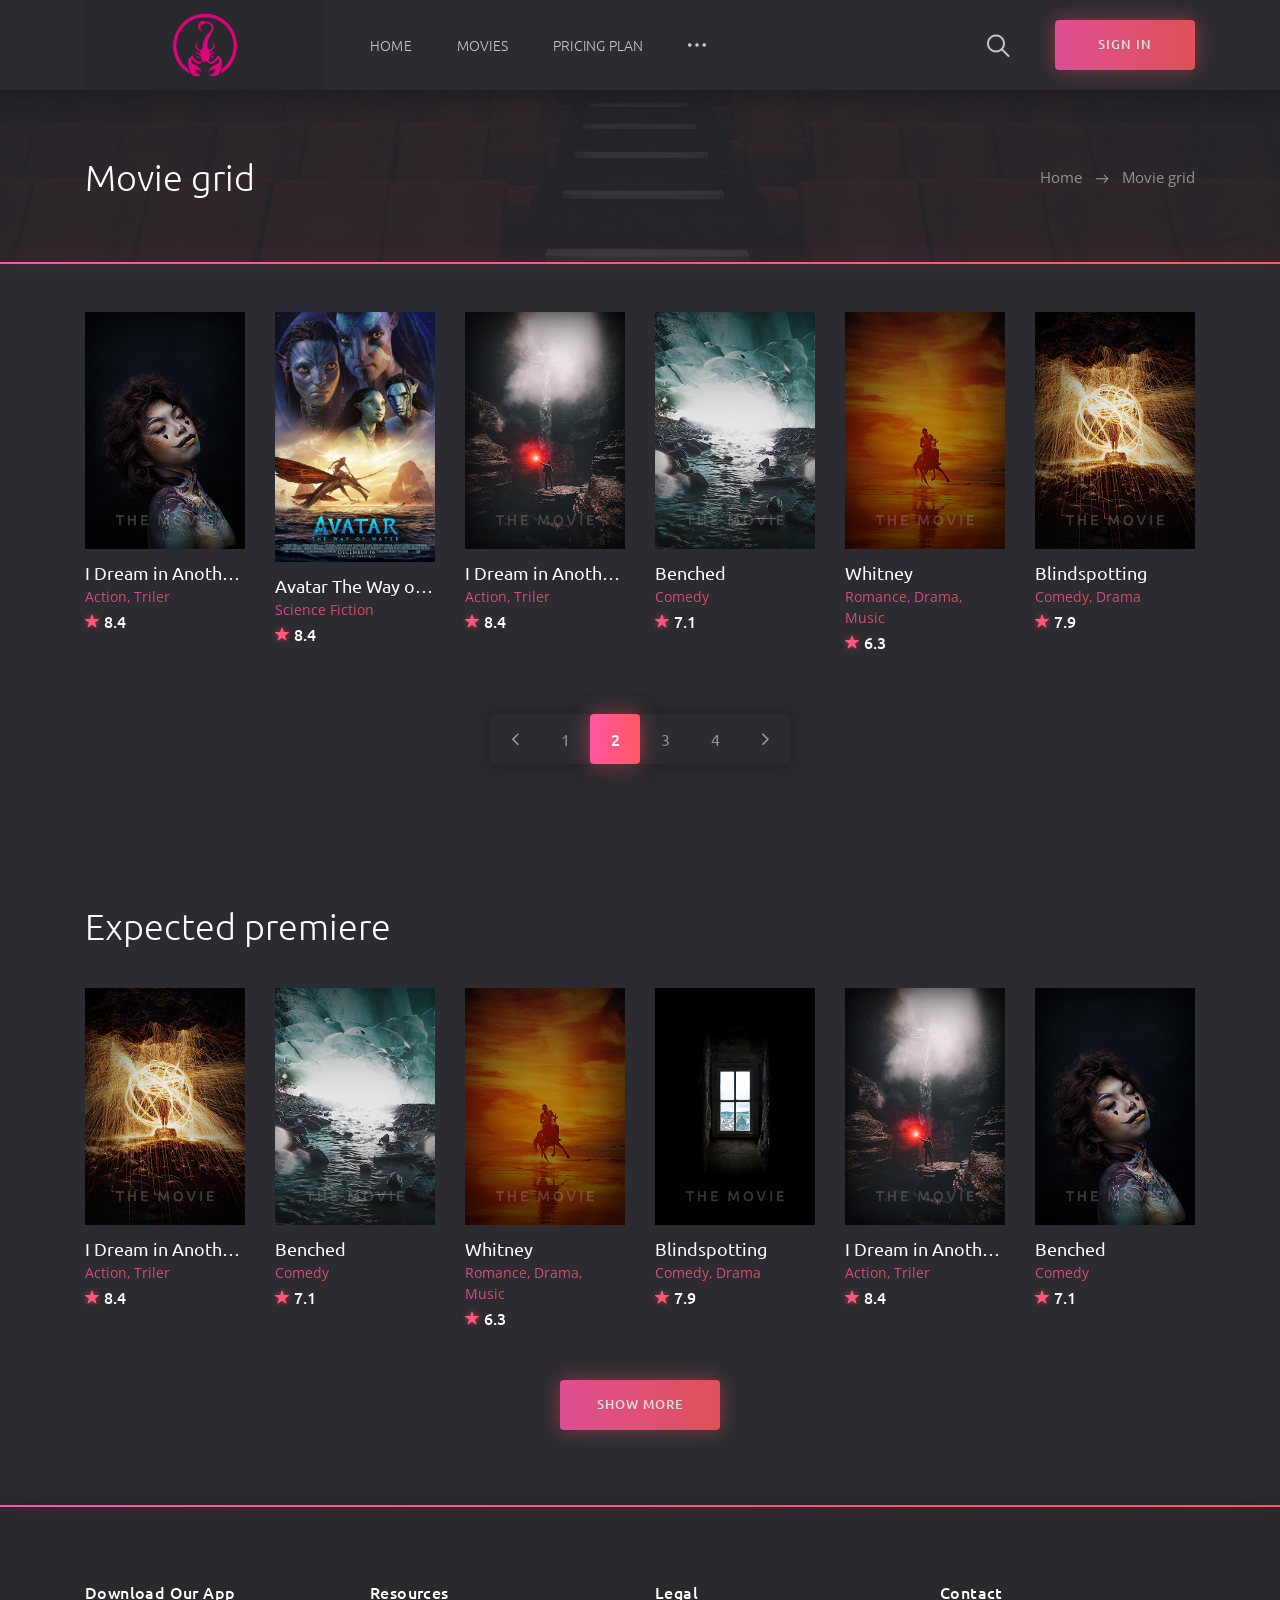
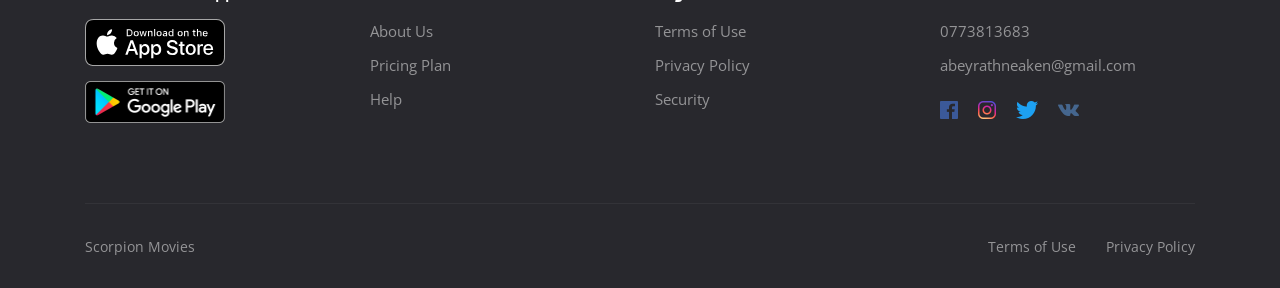
<file: catalog1.html>
<!DOCTYPE html>
<html lang="en">

<head>
	<meta charset="utf-8">
	<meta name="viewport" content="width=device-width, initial-scale=1, shrink-to-fit=no">

	<!-- Font -->
	<link href="https://fonts.googleapis.com/css?family=Open+Sans:400,600%7CUbuntu:300,400,500,700" rel="stylesheet"> 

	<!-- CSS -->
	<link rel="stylesheet" href="css/bootstrap-reboot.min.css">
	<link rel="stylesheet" href="css/bootstrap-grid.min.css">
	<link rel="stylesheet" href="css/owl.carousel.min.css">
	<link rel="stylesheet" href="css/jquery.mCustomScrollbar.min.css">
	<link rel="stylesheet" href="css/nouislider.min.css">
	<link rel="stylesheet" href="css/ionicons.min.css">
	<link rel="stylesheet" href="css/plyr.css">
	<link rel="stylesheet" href="css/photoswipe.css">
	<link rel="stylesheet" href="css/default-skin.css">
	<link rel="stylesheet" href="css/main.css">

	<!-- Favicons -->
	<link rel="icon" type="image/png" href="img/sign.png" sizes="32x32">
	<link rel="apple-touch-icon" href="img/sign.png">
	<link rel="apple-touch-icon" sizes="72x72" href="icon/apple-touch-icon-72x72.png">
	<link rel="apple-touch-icon" sizes="114x114" href="icon/apple-touch-icon-114x114.png">
	<link rel="apple-touch-icon" sizes="144x144" href="icon/apple-touch-icon-144x144.png">

	<meta name="description" content="">
	<meta name="keywords" content="">
	<meta name="author" content="Navitha Aken">
	<title>Scorpion Movies</title>

</head>
<body class="body">
	
	<!-- header -->
	<header class="header">
		<div class="header__wrap">
			<div class="container">
				<div class="row">
					<div class="col-12">
						<div class="header__content">
							<!-- header logo -->
							<a href="index.html" class="header__logo">
								<img src="img/image (1).png" alt="">
							</a>
							<!-- end header logo -->

							<!-- header nav -->
							<ul class="header__nav">
								<!-- dropdown -->
								<li class="header__nav-item">
									<a class="dropdown-toggle header__nav-link" href="#" role="button" id="dropdownMenuHome" data-toggle="dropdown" aria-haspopup="true" aria-expanded="false" onclick="location.href='index.html'">Home</a>
								</li>
								<!-- end dropdown -->

								<!-- dropdown -->
								<li class="header__nav-item">
									<a class="dropdown-toggle header__nav-link" href="#" role="button" id="dropdownMenuCatalog" data-toggle="dropdown" aria-haspopup="true" aria-expanded="false">Movies</a>

									<ul class="dropdown-menu header__dropdown-menu" aria-labelledby="dropdownMenuCatalog">
										<li><a href="catalog1.html">Movie Grid</a></li>
										<li><a href="catalog2.html">Movie List</a></li>
									</ul>
								</li>
								<!-- end dropdown -->

								<li class="header__nav-item">
									<a href="pricing.html" class="header__nav-link">Pricing Plan</a>
								</li>
								<!-- dropdown -->
								<li class="dropdown header__nav-item">
									<a class="dropdown-toggle header__nav-link header__nav-link--more" href="#" role="button" id="dropdownMenuMore" data-toggle="dropdown" aria-haspopup="true" aria-expanded="false"><i class="icon ion-ios-more"></i></a>

									<ul class="dropdown-menu header__dropdown-menu" aria-labelledby="dropdownMenuMore">
										<li><a href="about.html">About</a></li>
										<li><a href="signin.html">Sign In</a></li>
										<li><a href="signup.html">Sign Up</a></li>
										<li><a href="404.html">404 Page</a></li>
									</ul>
								</li>
								<!-- end dropdown -->
							</ul>
							<!-- end header nav -->

							<!-- header auth -->
							<div class="header__auth">
								<button class="header__search-btn" type="button">
									<i class="icon ion-ios-search"></i>
								</button>

								<a href="signin.html" class="header__sign-in">
									<i class="icon ion-ios-log-in"></i>
									<span>sign in</span>
								</a>
							</div>
							<!-- end header auth -->

							<!-- header menu btn -->
							<button class="header__btn" type="button">
								<span></span>
								<span></span>
								<span></span>
							</button>
							<!-- end header menu btn -->
						</div>
					</div>
				</div>
			</div>
		</div>

		<!-- header search -->
		<form action="#" class="header__search">
			<div class="container">
				<div class="row">
					<div class="col-12">
						<div class="header__search-content">
							<input type="text" placeholder="Search for a movie, TV Series that you are looking for">

							<button type="button">search</button>
						</div>
					</div>
				</div>
			</div>
		</form>
		<!-- end header search -->
	</header>
	<!-- end header -->

	<!-- page title -->
	<section class="section section--first section--bg" data-bg="img/section/section.jpg">
		<div class="container">
			<div class="row">
				<div class="col-12">
					<div class="section__wrap">
						<!-- section title -->
						<h2 class="section__title">Movie grid</h2>
						<!-- end section title -->

						<!-- breadcrumb -->
						<ul class="breadcrumb">
							<li class="breadcrumb__item"><a href="#">Home</a></li>
							<li class="breadcrumb__item breadcrumb__item--active">Movie grid</li>
						</ul>
						<!-- end breadcrumb -->
					</div>
				</div>
			</div>
		</div>
	</section>
	<!-- end page title -->

	<br><br>

	<!-- catalog -->
	<div class="catalog">
		<div class="container">
			<div class="row">
					<!-- card -->
				<div class="col-6 col-sm-4 col-lg-3 col-xl-2">
					<div class="card">
						<div class="card__cover">
							<img src="img/covers/cover5.jpg" alt="">
							<a href="payment.html" class="card__play">
								<i class="icon ion-ios-play"></i>
							</a>
						</div>
						<div class="card__content">
							<h3 class="card__title"><a href="#">I Dream in Another Language</a></h3>
							<span class="card__category">
								<a href="#">Action</a>
								<a href="#">Triler</a>
							</span>
							<span class="card__rate"><i class="icon ion-ios-star"></i>8.4</span>
						</div>
					</div>
				</div>
				<!-- end card -->

				
				<!-- card -->
				<div class="col-6 col-sm-4 col-lg-3 col-xl-2">
					<div class="card">
						<div class="card__cover">
							<img src="img/covers/avatar.jpg" alt="">
							<a href="payment.html" class="card__play">
								<i class="icon ion-ios-play"></i>
							</a>
						</div>
						<div class="card__content">
							<h3 class="card__title"><a href="#">Avatar The Way of Water</a></h3>
							<span class="card__category">
								<a href="#">Science Fiction</a>
							</span>
							<span class="card__rate"><i class="icon ion-ios-star"></i>8.4</span>
						</div>
					</div>
				</div>
				<!-- end card -->

				<!-- card -->
				<div class="col-6 col-sm-4 col-lg-3 col-xl-2">
					<div class="card">
						<div class="card__cover">
							<img src="img/covers/cover4.jpg" alt="">
							<a href="payment.html" class="card__play">
								<i class="icon ion-ios-play"></i>
							</a>
						</div>
						<div class="card__content">
							<h3 class="card__title"><a href="#">I Dream in Another Language</a></h3>
							<span class="card__category">
								<a href="#">Action</a>
								<a href="#">Triler</a>
							</span>
							<span class="card__rate"><i class="icon ion-ios-star"></i>8.4</span>
						</div>
					</div>
				</div>
				<!-- end card -->

				<!-- card -->
				<div class="col-6 col-sm-4 col-lg-3 col-xl-2">
					<div class="card">
						<div class="card__cover">
							<img src="img/covers/cover3.jpg" alt="">
							<a href="payment.html" class="card__play">
								<i class="icon ion-ios-play"></i>
							</a>
						</div>
						<div class="card__content">
							<h3 class="card__title"><a href="#">Benched</a></h3>
							<span class="card__category">
								<a href="#">Comedy</a>
							</span>
							<span class="card__rate"><i class="icon ion-ios-star"></i>7.1</span>
						</div>
					</div>
				</div>
				<!-- end card -->

				<!-- card -->
				<div class="col-6 col-sm-4 col-lg-3 col-xl-2">
					<div class="card">
						<div class="card__cover">
							<img src="img/covers/cover2.jpg" alt="">
							<a href="payment.html" class="card__play">
								<i class="icon ion-ios-play"></i>
							</a>
						</div>
						<div class="card__content">
							<h3 class="card__title"><a href="#">Whitney</a></h3>
							<span class="card__category">
								<a href="#">Romance</a>
								<a href="#">Drama</a>
								<a href="#">Music</a>
							</span>
							<span class="card__rate"><i class="icon ion-ios-star"></i>6.3</span>
						</div>
					</div>
				</div>
				<!-- end card -->

				<!-- card -->
				<div class="col-6 col-sm-4 col-lg-3 col-xl-2">
					<div class="card">
						<div class="card__cover">
							<img src="img/covers/cover.jpg" alt="">
							<a href="payment.html" class="card__play">
								<i class="icon ion-ios-play"></i>
							</a>
						</div>
						<div class="card__content">
							<h3 class="card__title"><a href="#">Blindspotting</a></h3>
							<span class="card__category">
								<a href="#">Comedy</a>
								<a href="#">Drama</a>
							</span>
							<span class="card__rate"><i class="icon ion-ios-star"></i>7.9</span>
						</div>
					</div>
				</div>
				<!-- end card -->

				<!-- paginator -->
				<div class="col-12">
					<ul class="paginator">
						<li class="paginator__item paginator__item--prev">
							<a href="#"><i class="icon ion-ios-arrow-back"></i></a>
						</li>
						<li class="paginator__item"><a href="#">1</a></li>
						<li class="paginator__item paginator__item--active"><a href="#">2</a></li>
						<li class="paginator__item"><a href="#">3</a></li>
						<li class="paginator__item"><a href="#">4</a></li>
						<li class="paginator__item paginator__item--next">
							<a href="#"><i class="icon ion-ios-arrow-forward"></i></a>
						</li>
					</ul>
				</div>
				<!-- end paginator -->
			</div>
		</div>
	</div>
	<!-- end catalog -->

	<!-- expected premiere -->
	<section class="section section--bg">
		<div class="container">
			<div class="row">
				<!-- section title -->
				<div class="col-12">
					<h2 class="section__title">Expected premiere</h2>
				</div>
				<!-- end section title -->

				<!-- card -->
				<div class="col-6 col-sm-4 col-lg-3 col-xl-2">
					<div class="card">
						<div class="card__cover">
							<img src="img/covers/cover.jpg" alt="">
							<a href="#" class="card__play">
								<i class="icon ion-ios-play"></i>
							</a>
						</div>
						<div class="card__content">
							<h3 class="card__title"><a href="#">I Dream in Another Language</a></h3>
							<span class="card__category">
								<a href="#">Action</a>
								<a href="#">Triler</a>
							</span>
							<span class="card__rate"><i class="icon ion-ios-star"></i>8.4</span>
						</div>
					</div>
				</div>
				<!-- end card -->

				<!-- card -->
				<div class="col-6 col-sm-4 col-lg-3 col-xl-2">
					<div class="card">
						<div class="card__cover">
							<img src="img/covers/cover3.jpg" alt="">
							<a href="#" class="card__play">
								<i class="icon ion-ios-play"></i>
							</a>
						</div>
						<div class="card__content">
							<h3 class="card__title"><a href="#">Benched</a></h3>
							<span class="card__category">
								<a href="#">Comedy</a>
							</span>
							<span class="card__rate"><i class="icon ion-ios-star"></i>7.1</span>
						</div>
					</div>
				</div>
				<!-- end card -->

				<!-- card -->
				<div class="col-6 col-sm-4 col-lg-3 col-xl-2">
					<div class="card">
						<div class="card__cover">
							<img src="img/covers/cover2.jpg" alt="">
							<a href="#" class="card__play">
								<i class="icon ion-ios-play"></i>
							</a>
						</div>
						<div class="card__content">
							<h3 class="card__title"><a href="#">Whitney</a></h3>
							<span class="card__category">
								<a href="#">Romance</a>
								<a href="#">Drama</a>
								<a href="#">Music</a>
							</span>
							<span class="card__rate"><i class="icon ion-ios-star"></i>6.3</span>
						</div>
					</div>
				</div>
				<!-- end card -->

				<!-- card -->
				<div class="col-6 col-sm-4 col-lg-3 col-xl-2">
					<div class="card">
						<div class="card__cover">
							<img src="img/covers/cover6.jpg" alt="">
							<a href="#" class="card__play">
								<i class="icon ion-ios-play"></i>
							</a>
						</div>
						<div class="card__content">
							<h3 class="card__title"><a href="#">Blindspotting</a></h3>
							<span class="card__category">
								<a href="#">Comedy</a>
								<a href="#">Drama</a>
							</span>
							<span class="card__rate"><i class="icon ion-ios-star"></i>7.9</span>
						</div>
					</div>
				</div>
				<!-- end card -->

				<!-- card -->
				<div class="col-6 col-sm-4 col-lg-3 col-xl-2">
					<div class="card">
						<div class="card__cover">
							<img src="img/covers/cover4.jpg" alt="">
							<a href="#" class="card__play">
								<i class="icon ion-ios-play"></i>
							</a>
						</div>
						<div class="card__content">
							<h3 class="card__title"><a href="#">I Dream in Another Language</a></h3>
							<span class="card__category">
								<a href="#">Action</a>
								<a href="#">Triler</a>
							</span>
							<span class="card__rate"><i class="icon ion-ios-star"></i>8.4</span>
						</div>
					</div>
				</div>
				<!-- end card -->

				<!-- card -->
				<div class="col-6 col-sm-4 col-lg-3 col-xl-2">
					<div class="card">
						<div class="card__cover">
							<img src="img/covers/cover5.jpg" alt="">
							<a href="#" class="card__play">
								<i class="icon ion-ios-play"></i>
							</a>
						</div>
						<div class="card__content">
							<h3 class="card__title"><a href="#">Benched</a></h3>
							<span class="card__category">
								<a href="#">Comedy</a>
							</span>
							<span class="card__rate"><i class="icon ion-ios-star"></i>7.1</span>
						</div>
					</div>
				</div>
				<!-- end card -->

				<!-- section btn -->
				<div class="col-12">
					<a href="#" class="section__btn">Show more</a>
				</div>
				<!-- end section btn -->
			</div>
		</div>
	</section>
	<!-- end expected premiere -->

	<!-- footer -->
	<footer class="footer">
		<div class="container">
			<div class="row">
				<!-- footer list -->
				<div class="col-12 col-md-3">
					<h6 class="footer__title">Download Our App</h6>
					<ul class="footer__app">
						<li><a href="#"><img src="img/Download_on_the_App_Store_Badge.svg" alt=""></a></li>
						<li><a href="#"><img src="img/google-play-badge.png" alt=""></a></li>
					</ul>
				</div>
				<!-- end footer list -->

				<!-- footer list -->
				<div class="col-6 col-sm-4 col-md-3">
					<h6 class="footer__title">Resources</h6>
					<ul class="footer__list">
						<li><a href="#">About Us</a></li>
						<li><a href="#">Pricing Plan</a></li>
						<li><a href="#">Help</a></li>
					</ul>
				</div>
				<!-- end footer list -->

				<!-- footer list -->
				<div class="col-6 col-sm-4 col-md-3">
					<h6 class="footer__title">Legal</h6>
					<ul class="footer__list">
						<li><a href="#">Terms of Use</a></li>
						<li><a href="#">Privacy Policy</a></li>
						<li><a href="#">Security</a></li>
					</ul>
				</div>
				<!-- end footer list -->

				<!-- footer list -->
				<div class="col-12 col-sm-4 col-md-3">
					<h6 class="footer__title">Contact</h6>
					<ul class="footer__list">
						<li><a href="tel:+94773813683">0773813683</a></li>
						<li><a href="mailto:abeyrathneaken@gmail.com">abeyrathneaken@gmail.com</a></li>
					</ul>
					<ul class="footer__social">
						<li class="facebook"><a href="#"><i class="icon ion-logo-facebook"></i></a></li>
						<li class="instagram"><a href="#"><i class="icon ion-logo-instagram"></i></a></li>
						<li class="twitter"><a href="#"><i class="icon ion-logo-twitter"></i></a></li>
						<li class="vk"><a href="#"><i class="icon ion-logo-vk"></i></a></li>
					</ul>
				</div>
				<!-- end footer list -->

				<!-- footer copyright -->
				<div class="col-12">
					<div class="footer__copyright">
						<small><a target="_blank" href="#">Scorpion Movies</a></small>

						<ul>
							<li><a href="#">Terms of Use</a></li>
							<li><a href="#">Privacy Policy</a></li>
						</ul>
					</div>
				</div>
				<!-- end footer copyright -->
			</div>
		</div>
	</footer>
	<!-- end footer -->

	<!-- JS -->
	<script src="js/jquery-3.3.1.min.js"></script>
	<script src="js/bootstrap.bundle.min.js"></script>
	<script src="js/owl.carousel.min.js"></script>
	<script src="js/jquery.mousewheel.min.js"></script>
	<script src="js/jquery.mCustomScrollbar.min.js"></script>
	<script src="js/wNumb.js"></script>
	<script src="js/nouislider.min.js"></script>
	<script src="js/plyr.min.js"></script>
	<script src="js/jquery.morelines.min.js"></script>
	<script src="js/photoswipe.min.js"></script>
	<script src="js/photoswipe-ui-default.min.js"></script>
	<script src="js/main.js"></script>
</body>

</html>
</file>
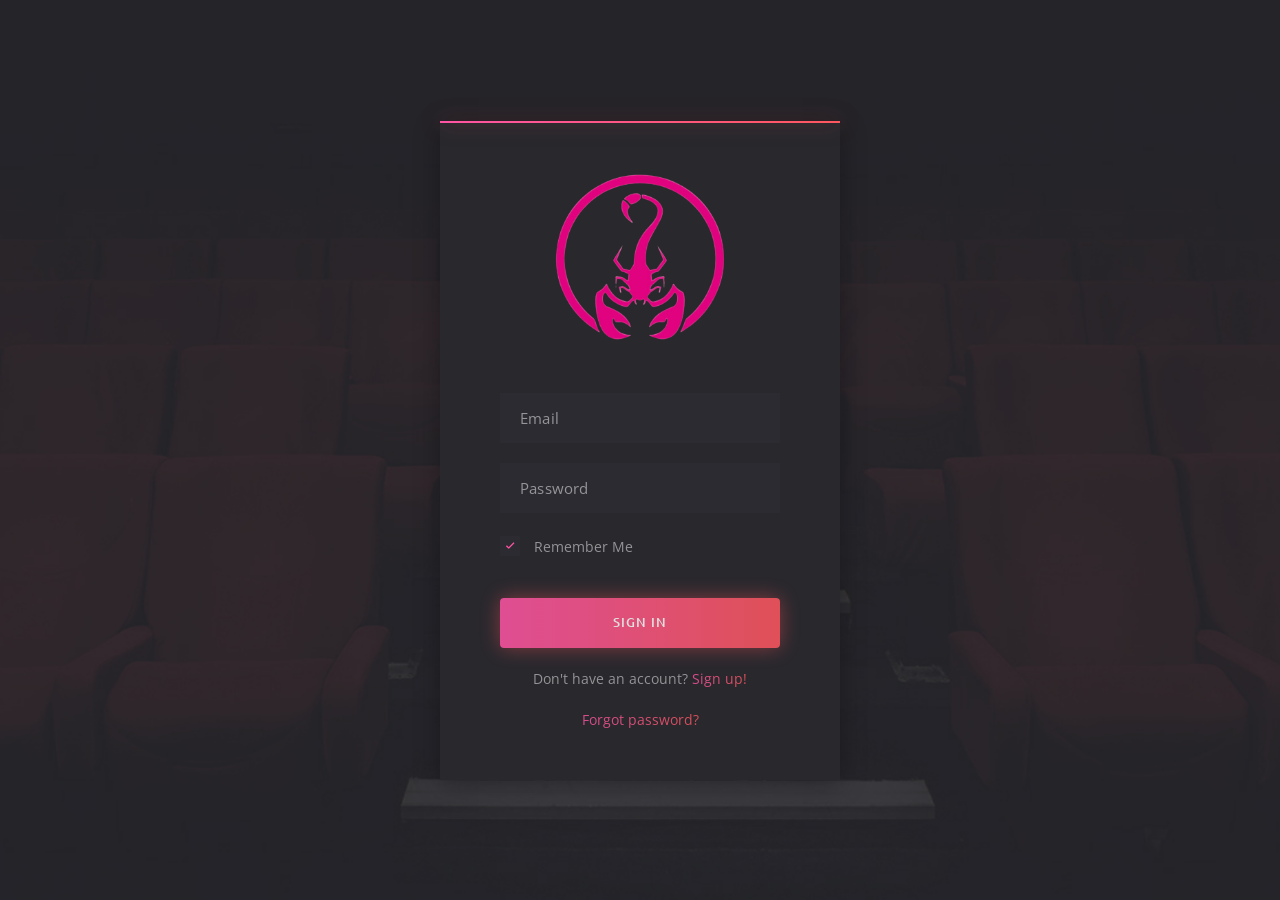
<file: signin.html>
<!DOCTYPE html>
<html lang="en">

<head>
	<meta charset="utf-8">
	<meta name="viewport" content="width=device-width, initial-scale=1, shrink-to-fit=no">

	<!-- Font -->
	<link href="https://fonts.googleapis.com/css?family=Open+Sans:400,600%7CUbuntu:300,400,500,700" rel="stylesheet"> 

	<!-- CSS -->
	<link rel="stylesheet" href="css/bootstrap-reboot.min.css">
	<link rel="stylesheet" href="css/bootstrap-grid.min.css">
	<link rel="stylesheet" href="css/owl.carousel.min.css">
	<link rel="stylesheet" href="css/jquery.mCustomScrollbar.min.css">
	<link rel="stylesheet" href="css/nouislider.min.css">
	<link rel="stylesheet" href="css/ionicons.min.css">
	<link rel="stylesheet" href="css/plyr.css">
	<link rel="stylesheet" href="css/photoswipe.css">
	<link rel="stylesheet" href="css/default-skin.css">
	<link rel="stylesheet" href="css/main.css">

	<!-- Favicons -->
	<link rel="icon" type="image/png" href="img/sign.png" sizes="32x32">
	<link rel="apple-touch-icon" href="img/sign.png">
	<link rel="apple-touch-icon" sizes="72x72" href="icon/apple-touch-icon-72x72.png">
	<link rel="apple-touch-icon" sizes="114x114" href="icon/apple-touch-icon-114x114.png">
	<link rel="apple-touch-icon" sizes="144x144" href="icon/apple-touch-icon-144x144.png">

	<meta name="description" content="">
	<meta name="keywords" content="">
	<meta name="author" content="Navitha Aken">
	<title>Scorpion Movies</title>

</head>
<body class="body">

	<div class="sign section--bg" data-bg="img/section/section.jpg">
		<div class="container">
			<div class="row">
				<div class="col-12">
					<div class="sign__content">
						<!-- authorization form -->
						<form action="#" class="sign__form">
							<a href="index.html" class="sign__logo">
								<img src="img/sign (2).png" alt="">
							</a>

							<div class="sign__group">
								<input type="text" class="sign__input" placeholder="Email">
							</div>

							<div class="sign__group">
								<input type="password" class="sign__input" placeholder="Password">
							</div>

							<div class="sign__group sign__group--checkbox">
								<input id="remember" name="remember" type="checkbox" checked="checked">
								<label for="remember">Remember Me</label>
							</div>

							
							<button class="sign__btn" type="button" onclick="location.href='index.html'">Sign in</button>

							<span class="sign__text">Don't have an account? <a href="signup.html">Sign up!</a></span>

							<span class="sign__text"><a href="#">Forgot password?</a></span>
						</form>
						<!-- end authorization form -->
					</div>
				</div>
			</div>
		</div>
	</div>

	<!-- JS -->
	<script src="js/jquery-3.3.1.min.js"></script>
	<script src="js/bootstrap.bundle.min.js"></script>
	<script src="js/owl.carousel.min.js"></script>
	<script src="js/jquery.mousewheel.min.js"></script>
	<script src="js/jquery.mCustomScrollbar.min.js"></script>
	<script src="js/wNumb.js"></script>
	<script src="js/nouislider.min.js"></script>
	<script src="js/plyr.min.js"></script>
	<script src="js/jquery.morelines.min.js"></script>
	<script src="js/photoswipe.min.js"></script>
	<script src="js/photoswipe-ui-default.min.js"></script>
	<script src="js/main.js"></script>
</body>

</html>
</file>
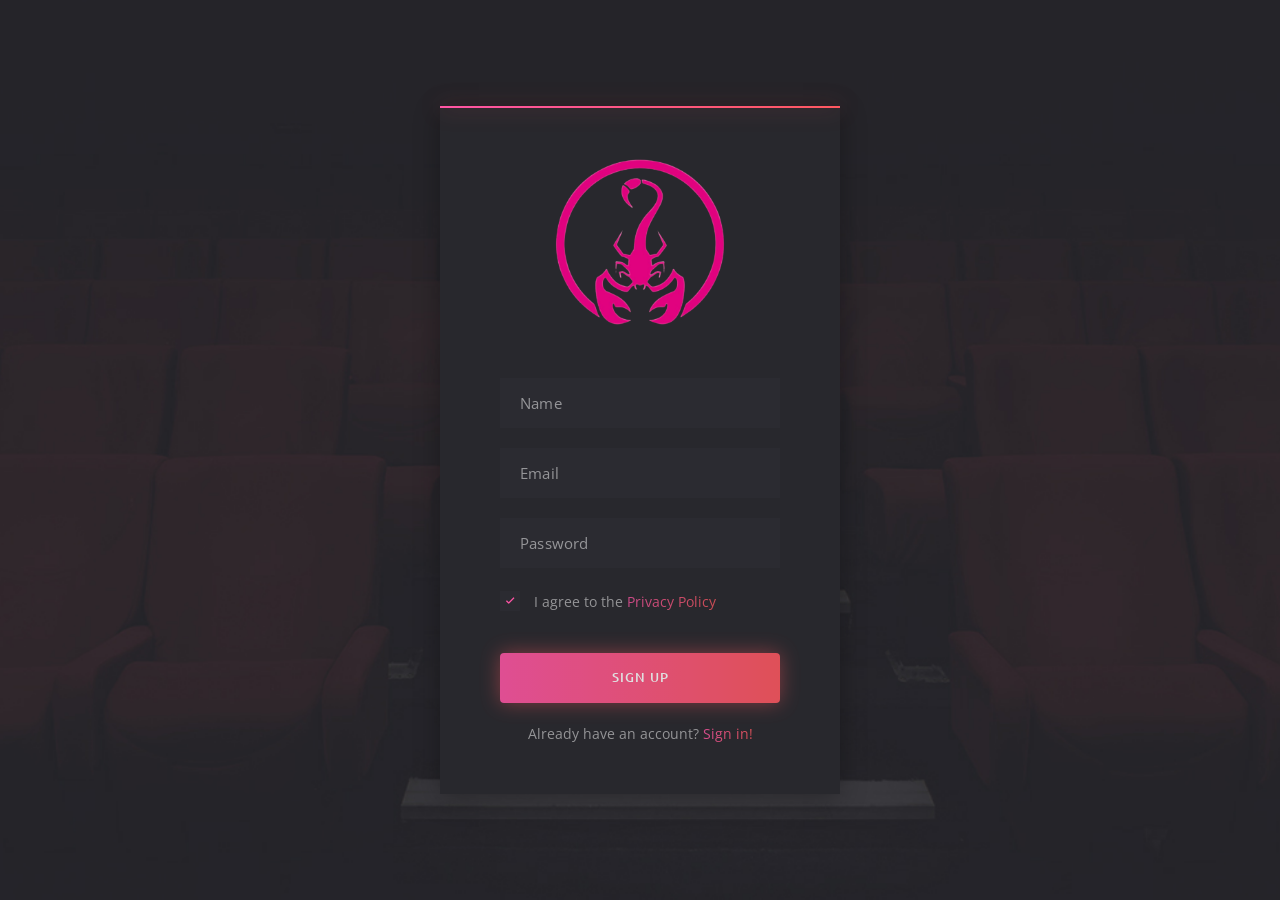
<file: signup.html>
<!DOCTYPE html>
<html lang="en">

<head>
	<meta charset="utf-8">
	<meta name="viewport" content="width=device-width, initial-scale=1, shrink-to-fit=no">

	<!-- Font -->
	<link href="https://fonts.googleapis.com/css?family=Open+Sans:400,600%7CUbuntu:300,400,500,700" rel="stylesheet"> 

	<!-- CSS -->
	<link rel="stylesheet" href="css/bootstrap-reboot.min.css">
	<link rel="stylesheet" href="css/bootstrap-grid.min.css">
	<link rel="stylesheet" href="css/owl.carousel.min.css">
	<link rel="stylesheet" href="css/jquery.mCustomScrollbar.min.css">
	<link rel="stylesheet" href="css/nouislider.min.css">
	<link rel="stylesheet" href="css/ionicons.min.css">
	<link rel="stylesheet" href="css/plyr.css">
	<link rel="stylesheet" href="css/photoswipe.css">
	<link rel="stylesheet" href="css/default-skin.css">
	<link rel="stylesheet" href="css/main.css">

	<!-- Favicons -->
	<link rel="icon" type="image/png" href="img/sign.png" sizes="32x32">
	<link rel="apple-touch-icon" href="img/sign.png">
	<link rel="apple-touch-icon" sizes="72x72" href="icon/apple-touch-icon-72x72.png">
	<link rel="apple-touch-icon" sizes="114x114" href="icon/apple-touch-icon-114x114.png">
	<link rel="apple-touch-icon" sizes="144x144" href="icon/apple-touch-icon-144x144.png">

	<meta name="description" content="">
	<meta name="keywords" content="">
	<meta name="author" content="Navitha Aken">
	<title>Scorpion Movies</title>

</head>
<body class="body">

	<div class="sign section--bg" data-bg="img/section/section.jpg">
		<div class="container">
			<div class="row">
				<div class="col-12">
					<div class="sign__content">
						<!-- registration form -->
						<form action="#" class="sign__form">
							<a href="index.html" class="sign__logo">
								<img src="img/sign (2).png" alt="" sizes="100px">
							</a>

							<div class="sign__group">
								<input type="text" class="sign__input" placeholder="Name">
							</div>

							<div class="sign__group">
								<input type="text" class="sign__input" placeholder="Email">
							</div>

							<div class="sign__group">
								<input type="password" class="sign__input" placeholder="Password">
							</div>

							<div class="sign__group sign__group--checkbox">
								<input id="remember" name="remember" type="checkbox" checked="checked">
								<label for="remember">I agree to the <a href="#">Privacy Policy</a></label>
							</div>
							
							<button class="sign__btn" type="button" onclick="location.href='index.html'">Sign up</button>

							<span class="sign__text">Already have an account? <a href="signin.html">Sign in!</a></span>
						</form>
						<!-- registration form -->
					</div>
				</div>
			</div>
		</div>
	</div>

	<!-- JS -->
	<script src="js/jquery-3.3.1.min.js"></script>
	<script src="js/bootstrap.bundle.min.js"></script>
	<script src="js/owl.carousel.min.js"></script>
	<script src="js/jquery.mousewheel.min.js"></script>
	<script src="js/jquery.mCustomScrollbar.min.js"></script>
	<script src="js/wNumb.js"></script>
	<script src="js/nouislider.min.js"></script>
	<script src="js/plyr.min.js"></script>
	<script src="js/jquery.morelines.min.js"></script>
	<script src="js/photoswipe.min.js"></script>
	<script src="js/photoswipe-ui-default.min.js"></script>
	<script src="js/main.js"></script>
</body>

</html>
</file>
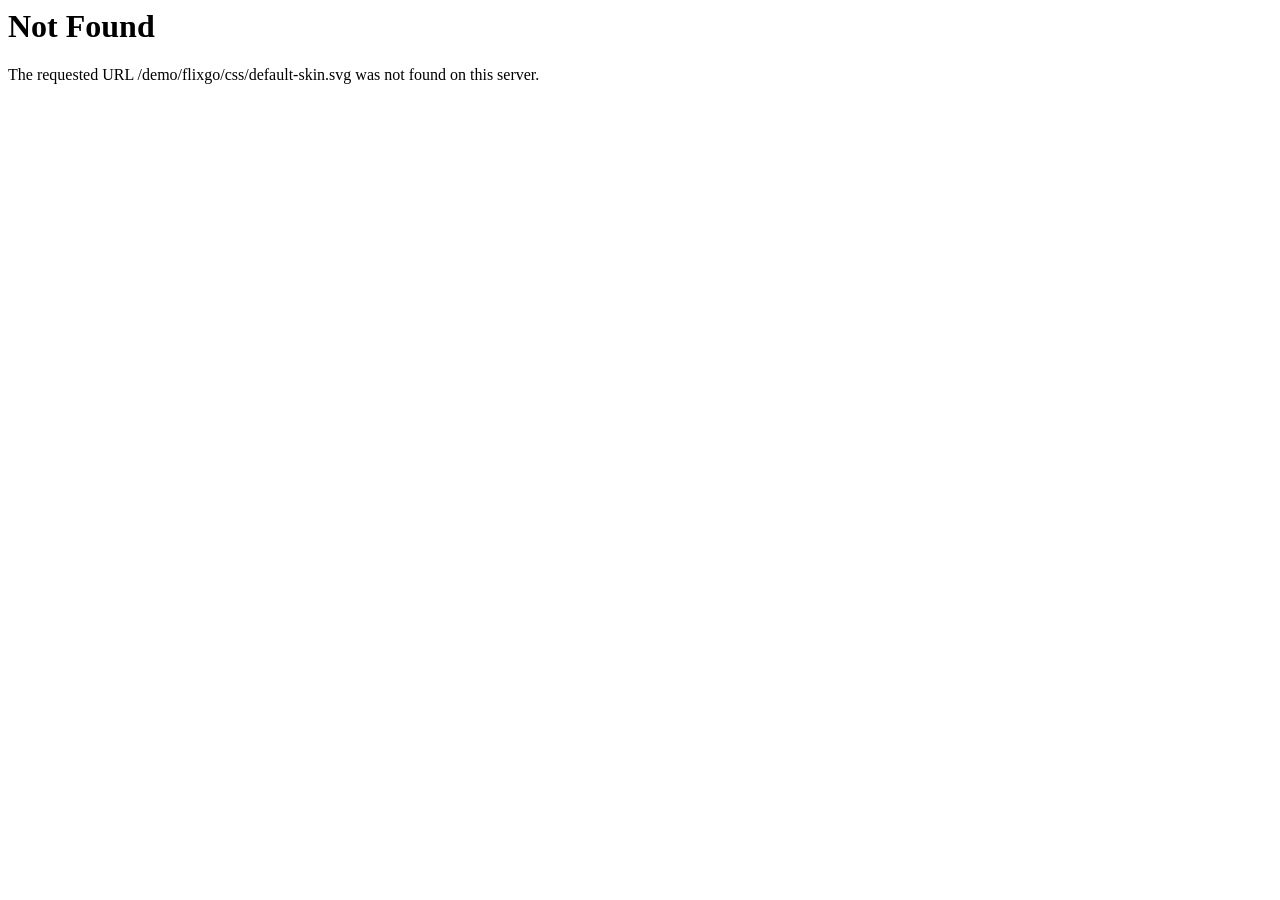
<file: css/default-skin-2.html>
<!DOCTYPE HTML PUBLIC "-//IETF//DTD HTML 2.0//EN">
<html><head>
<title>404 Not Found</title>
</head><body>
<h1>Not Found</h1>
<p>The requested URL /demo/flixgo/css/default-skin.svg was not found on this server.</p>
</body></html>
</file>
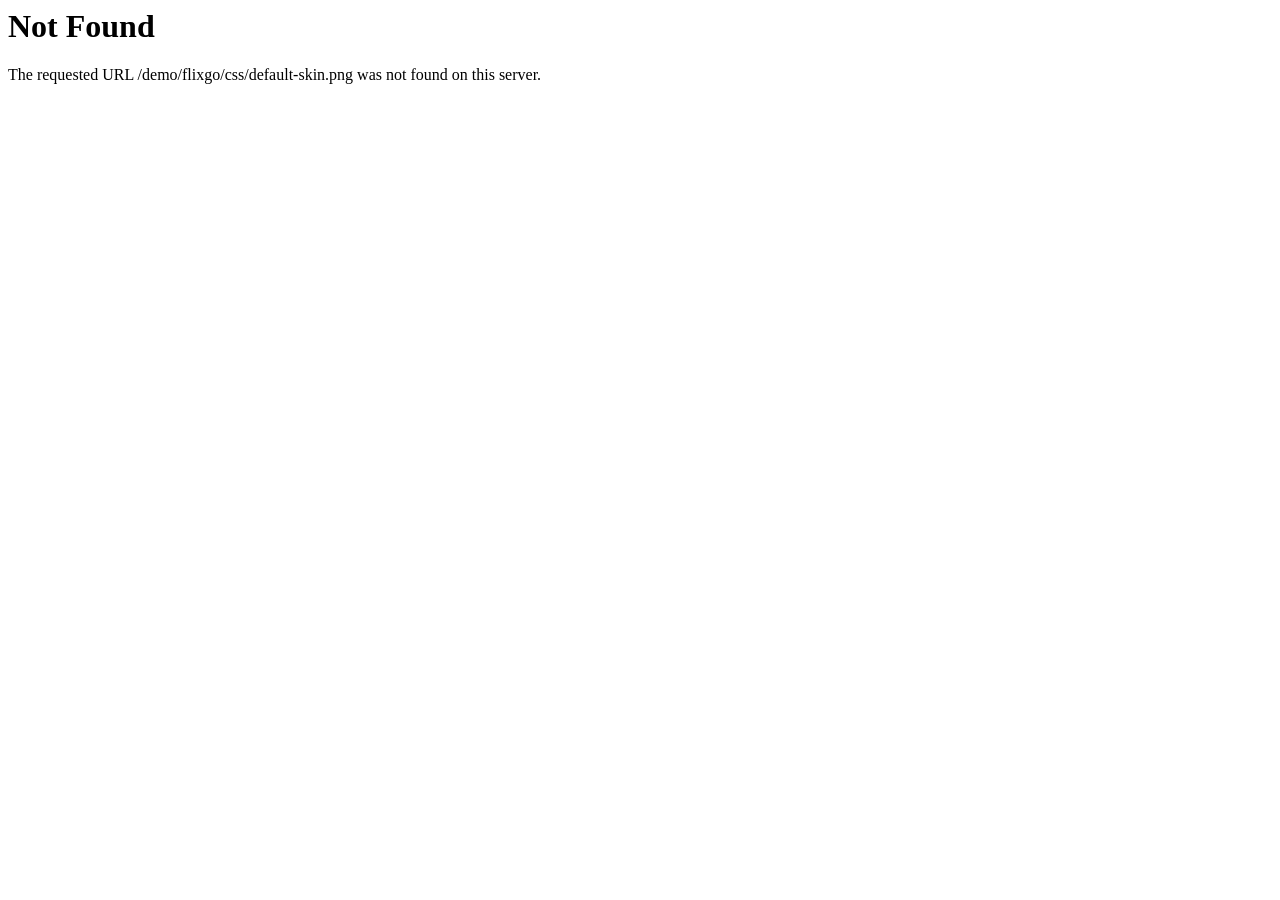
<file: css/default-skin.html>
<!DOCTYPE HTML PUBLIC "-//IETF//DTD HTML 2.0//EN">
<html><head>
<title>404 Not Found</title>
</head><body>
<h1>Not Found</h1>
<p>The requested URL /demo/flixgo/css/default-skin.png was not found on this server.</p>
</body></html>
</file>
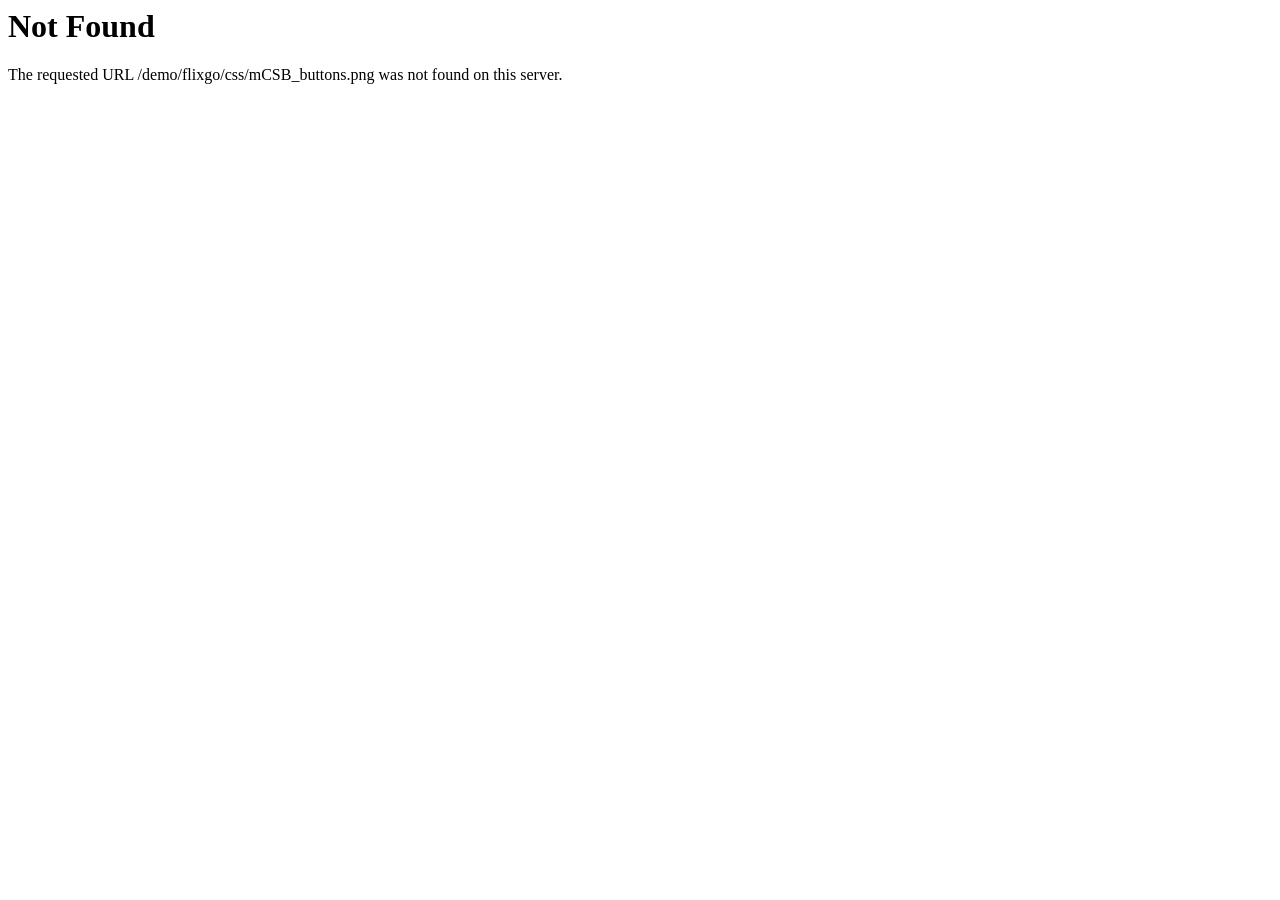
<file: css/mCSB_buttons.html>
<!DOCTYPE HTML PUBLIC "-//IETF//DTD HTML 2.0//EN">
<html><head>
<title>404 Not Found</title>
</head><body>
<h1>Not Found</h1>
<p>The requested URL /demo/flixgo/css/mCSB_buttons.png was not found on this server.</p>
</body></html>
</file>
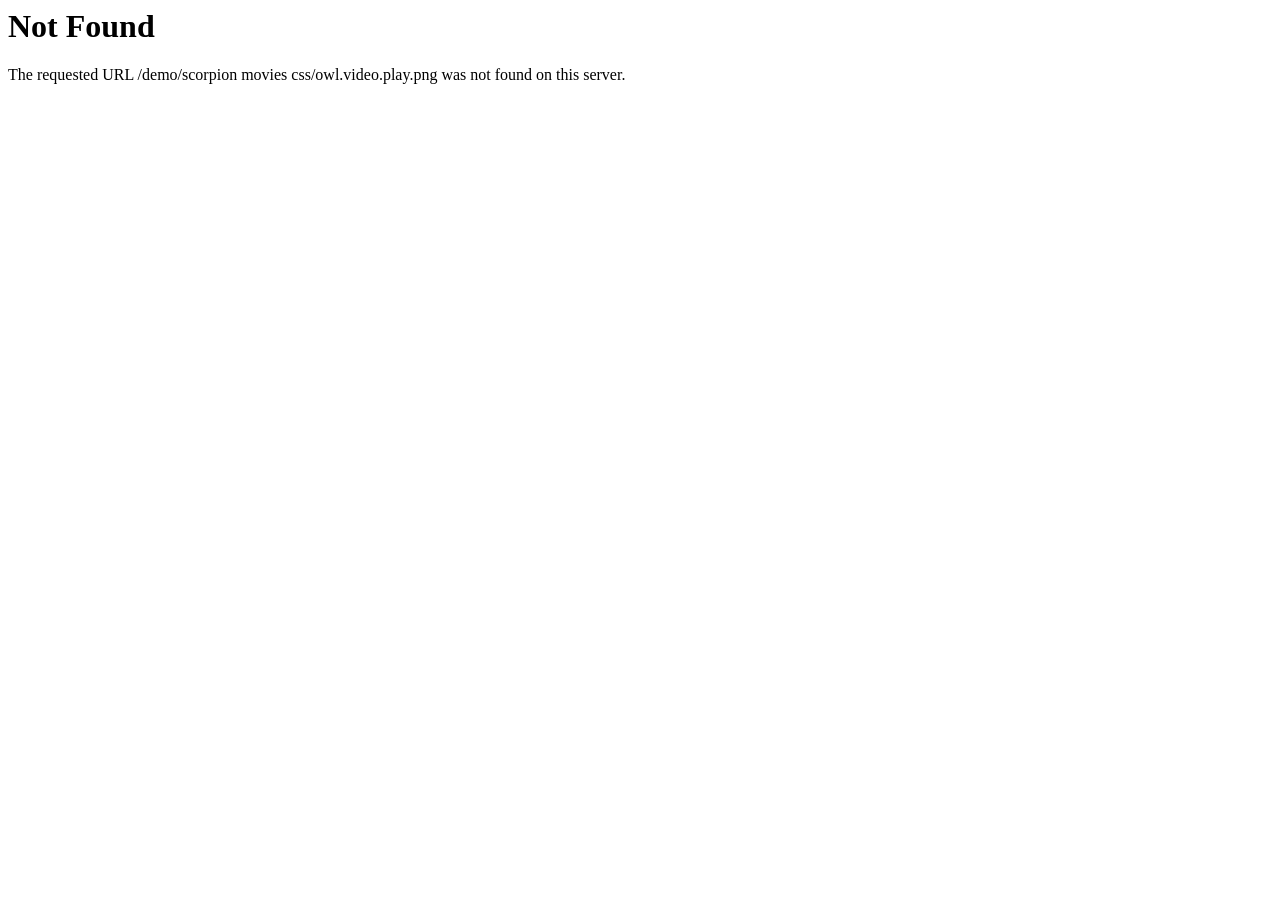
<file: css/owl.video.play.html>
<!DOCTYPE HTML PUBLIC "-//IETF//DTD HTML 2.0//EN">
<html><head>
<title>404 Not Found</title>
</head><body>
<h1>Not Found</h1>
<p>The requested URL /demo/scorpion movies css/owl.video.play.png was not found on this server.</p>
</body></html>
</file>
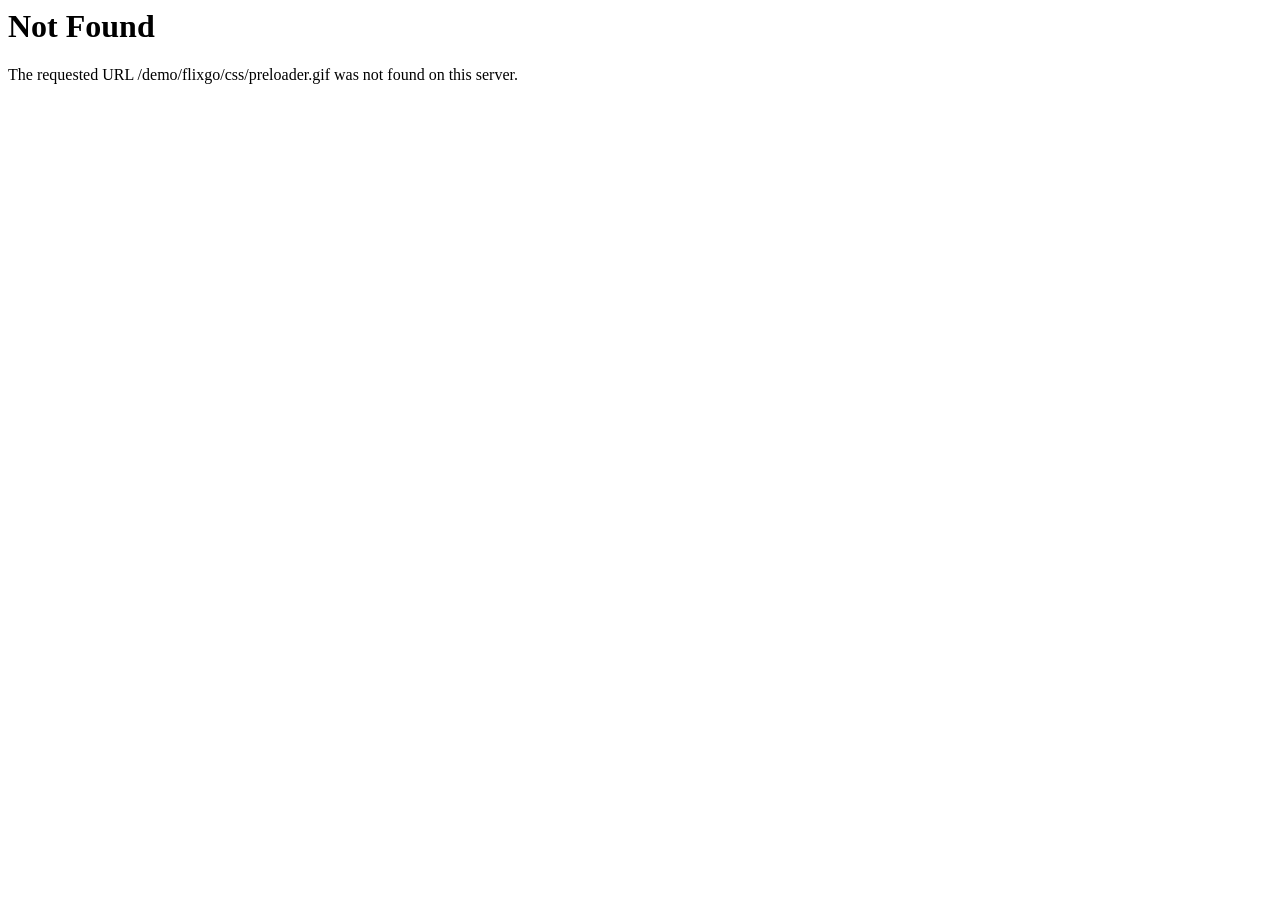
<file: css/preloader.html>
<!DOCTYPE HTML PUBLIC "-//IETF//DTD HTML 2.0//EN">
<html><head>
<title>404 Not Found</title>
</head><body>
<h1>Not Found</h1>
<p>The requested URL /demo/flixgo/css/preloader.gif was not found on this server.</p>
</body></html>
</file>
<file: css/plyr.css>
@keyframes plyr-progress{to{background-position:25px 0}}@keyframes plyr-popup{0%{opacity:.5;transform:translateY(10px)}to{opacity:1;transform:translateY(0)}}@keyframes plyr-fade-in{from{opacity:0}to{opacity:1}}.plyr{-moz-osx-font-smoothing:grayscale;-webkit-font-smoothing:antialiased;direction:ltr;font-family:Avenir,"Avenir Next","Helvetica Neue","Segoe UI",Helvetica,Arial,sans-serif;font-variant-numeric:tabular-nums;font-weight:500;line-height:1.7;max-width:100%;min-width:200px;position:relative;text-shadow:none;transition:box-shadow .3s ease}.plyr audio,.plyr video{border-radius:inherit;height:auto;vertical-align:middle;width:100%}.plyr button{font:inherit;line-height:inherit;width:auto}.plyr:focus{outline:0}.plyr--full-ui{box-sizing:border-box}.plyr--full-ui *,.plyr--full-ui ::after,.plyr--full-ui ::before{box-sizing:inherit}.plyr--full-ui a,.plyr--full-ui button,.plyr--full-ui input,.plyr--full-ui label{touch-action:manipulation}.plyr__badge{background:#4f5b5f;border-radius:2px;color:#fff;font-size:9px;line-height:1;padding:3px 4px}.plyr--full-ui ::-webkit-media-text-track-container{display:none}.plyr__captions{animation:plyr-fade-in .3s ease;bottom:0;color:#fff;display:none;font-size:14px;left:0;padding:10px;position:absolute;text-align:center;transition:transform .4s ease-in-out;width:100%}.plyr__captions .plyr__caption{background:rgba(0,0,0,.8);border-radius:2px;-webkit-box-decoration-break:clone;box-decoration-break:clone;line-height:185%;padding:.2em .5em;white-space:pre-wrap}.plyr__captions .plyr__caption div{display:inline}.plyr__captions span:empty{display:none}@media (min-width:480px){.plyr__captions{font-size:16px;padding:20px}}@media (min-width:768px){.plyr__captions{font-size:18px}}.plyr--captions-active .plyr__captions{display:block}.plyr:not(.plyr--hide-controls) .plyr__controls:not(:empty)~.plyr__captions{transform:translateY(-40px)}.plyr__control{background:0 0;border:0;border-radius:3px;color:inherit;cursor:pointer;flex-shrink:0;overflow:visible;padding:7px;position:relative;transition:all .3s ease}.plyr__control svg{display:block;fill:currentColor;height:18px;pointer-events:none;width:18px}.plyr__control:focus{outline:0}.plyr__control.plyr__tab-focus{box-shadow:0 0 0 5px rgba(26,175,255,.5);outline:0}.plyr__control.plyr__control--pressed .icon--not-pressed,.plyr__control.plyr__control--pressed .label--not-pressed,.plyr__control:not(.plyr__control--pressed) .icon--pressed,.plyr__control:not(.plyr__control--pressed) .label--pressed{display:none}.plyr--audio .plyr__control.plyr__tab-focus,.plyr--audio .plyr__control:hover,.plyr--audio .plyr__control[aria-expanded=true]{background:#1aafff;color:#fff}.plyr--video .plyr__control svg{filter:drop-shadow(0 1px 1px rgba(0, 0, 0, .15))}.plyr--video .plyr__control.plyr__tab-focus,.plyr--video .plyr__control:hover,.plyr--video .plyr__control[aria-expanded=true]{background:#1aafff;color:#fff}.plyr__control--overlaid{background:rgba(26,175,255,.8);border:0;border-radius:100%;box-shadow:0 1px 1px rgba(0,0,0,.15);color:#fff;display:none;left:50%;padding:15px;position:absolute;top:50%;transform:translate(-50%,-50%);z-index:2}.plyr__control--overlaid svg{height:20px;left:2px;position:relative;width:20px}.plyr__control--overlaid:focus,.plyr__control--overlaid:hover{background:#1aafff}.plyr--playing .plyr__control--overlaid{opacity:0;visibility:hidden}.plyr--full-ui.plyr--video .plyr__control--overlaid{display:block}.plyr--full-ui ::-webkit-media-controls{display:none}.plyr__controls{align-items:center;display:flex;justify-content:flex-end;text-align:center}.plyr__controls .plyr__menu,.plyr__controls .plyr__progress,.plyr__controls .plyr__time,.plyr__controls .plyr__volume,.plyr__controls>.plyr__control{margin-left:5px}.plyr__controls .plyr__menu+.plyr__control,.plyr__controls .plyr__progress+.plyr__control,.plyr__controls>.plyr__control+.plyr__control,.plyr__controls>.plyr__control+.plyr__menu{margin-left:2px}.plyr__controls>.plyr__control:first-child,.plyr__controls>.plyr__control:first-child+[data-plyr=pause]{margin-left:0;margin-right:auto}.plyr__controls:empty{display:none}@media (min-width:480px){.plyr__controls .plyr__menu,.plyr__controls .plyr__progress,.plyr__controls .plyr__time,.plyr__controls .plyr__volume,.plyr__controls>.plyr__control{margin-left:10px}}.plyr--audio .plyr__controls{background:#fff;border-radius:inherit;color:#4f5b5f;padding:10px}.plyr--video .plyr__controls{background:linear-gradient(rgba(0,0,0,0),rgba(0,0,0,.7));border-bottom-left-radius:inherit;border-bottom-right-radius:inherit;bottom:0;color:#fff;left:0;padding:20px 5px 5px;position:absolute;right:0;transition:opacity .4s ease-in-out,transform .4s ease-in-out;z-index:3}@media (min-width:480px){.plyr--video .plyr__controls{padding:35px 10px 10px}}.plyr--video.plyr--hide-controls .plyr__controls{opacity:0;pointer-events:none;transform:translateY(100%)}.plyr [data-plyr=airplay],.plyr [data-plyr=captions],.plyr [data-plyr=fullscreen],.plyr [data-plyr=pip]{display:none}.plyr--airplay-supported [data-plyr=airplay],.plyr--captions-enabled [data-plyr=captions],.plyr--fullscreen-enabled [data-plyr=fullscreen],.plyr--pip-supported [data-plyr=pip]{display:inline-block}.plyr__video-embed{height:0;padding-bottom:56.25%;position:relative}.plyr__video-embed iframe{border:0;height:100%;left:0;position:absolute;top:0;-webkit-user-select:none;-moz-user-select:none;-ms-user-select:none;user-select:none;width:100%}.plyr--full-ui .plyr__video-embed>.plyr__video-embed__container{padding-bottom:240%;position:relative;transform:translateY(-38.28125%)}.plyr__menu{display:flex;position:relative}.plyr__menu .plyr__control svg{transition:transform .3s ease}.plyr__menu .plyr__control[aria-expanded=true] svg{transform:rotate(90deg)}.plyr__menu .plyr__control[aria-expanded=true] .plyr__tooltip{display:none}.plyr__menu__container{animation:plyr-popup .2s ease;background:rgba(255,255,255,.9);border-radius:4px;bottom:100%;box-shadow:0 1px 2px rgba(0,0,0,.15);color:#4f5b5f;font-size:16px;margin-bottom:10px;position:absolute;right:-3px;text-align:left;white-space:nowrap;z-index:3}.plyr__menu__container>div{overflow:hidden;transition:height .35s cubic-bezier(.4,0,.2,1),width .35s cubic-bezier(.4,0,.2,1)}.plyr__menu__container::after{border:4px solid transparent;border-top-color:rgba(255,255,255,.9);content:'';height:0;position:absolute;right:15px;top:100%;width:0}.plyr__menu__container [role=menu]{padding:7px}.plyr__menu__container [role=menuitem],.plyr__menu__container [role=menuitemradio]{margin-top:2px}.plyr__menu__container [role=menuitem]:first-child,.plyr__menu__container [role=menuitemradio]:first-child{margin-top:0}.plyr__menu__container .plyr__control{align-items:center;color:#4f5b5f;display:flex;font-size:14px;padding:4px 11px;-webkit-user-select:none;-moz-user-select:none;-ms-user-select:none;user-select:none;width:100%}.plyr__menu__container .plyr__control>span{align-items:inherit;display:flex;width:100%}.plyr__menu__container .plyr__control::after{border:4px solid transparent;content:'';position:absolute;top:50%;transform:translateY(-50%)}.plyr__menu__container .plyr__control--forward{padding-right:28px}.plyr__menu__container .plyr__control--forward::after{border-left-color:rgba(79,91,95,.8);right:5px}.plyr__menu__container .plyr__control--forward.plyr__tab-focus::after,.plyr__menu__container .plyr__control--forward:hover::after{border-left-color:currentColor}.plyr__menu__container .plyr__control--back{font-weight:500;margin:7px;margin-bottom:3px;padding-left:28px;position:relative;width:calc(100% - 14px)}.plyr__menu__container .plyr__control--back::after{border-right-color:rgba(79,91,95,.8);left:7px}.plyr__menu__container .plyr__control--back::before{background:#b7c5cd;box-shadow:0 1px 0 #fff;content:'';height:1px;left:0;margin-top:4px;overflow:hidden;position:absolute;right:0;top:100%}.plyr__menu__container .plyr__control--back.plyr__tab-focus::after,.plyr__menu__container .plyr__control--back:hover::after{border-right-color:currentColor}.plyr__menu__container .plyr__control[role=menuitemradio]{padding-left:7px}.plyr__menu__container .plyr__control[role=menuitemradio]::after,.plyr__menu__container .plyr__control[role=menuitemradio]::before{border-radius:100%}.plyr__menu__container .plyr__control[role=menuitemradio]::before{background:rgba(0,0,0,.1);content:'';display:block;flex-shrink:0;height:16px;margin-right:10px;transition:all .3s ease;width:16px}.plyr__menu__container .plyr__control[role=menuitemradio]::after{background:#fff;border:0;height:6px;left:12px;opacity:0;top:50%;transform:translateY(-50%) scale(0);transition:transform .3s ease,opacity .3s ease;width:6px}.plyr__menu__container .plyr__control[role=menuitemradio][aria-checked=true]::before{background:#1aafff}.plyr__menu__container .plyr__control[role=menuitemradio][aria-checked=true]::after{opacity:1;transform:translateY(-50%) scale(1)}.plyr__menu__container .plyr__control[role=menuitemradio].plyr__tab-focus::before,.plyr__menu__container .plyr__control[role=menuitemradio]:hover::before{background:rgba(0,0,0,.1)}.plyr__menu__container .plyr__menu__value{align-items:center;display:flex;margin-left:auto;margin-right:-5px;overflow:hidden;padding-left:25px;pointer-events:none}.plyr--full-ui input[type=range]{-webkit-appearance:none;background:0 0;border:0;border-radius:28px;color:#1aafff;display:block;height:20px;margin:0;padding:0;transition:box-shadow .3s ease;width:100%}.plyr--full-ui input[type=range]::-webkit-slider-runnable-track{background:0 0;border:0;border-radius:3px;height:6px;transition:box-shadow .3s ease;-webkit-user-select:none;user-select:none;background-image:linear-gradient(to right,currentColor var(--value,0),transparent var(--value,0))}.plyr--full-ui input[type=range]::-webkit-slider-thumb{background:#fff;border:0;border-radius:100%;box-shadow:0 1px 1px rgba(0,0,0,.15),0 0 0 1px rgba(47,52,61,.2);height:14px;position:relative;transition:all .2s ease;width:14px;-webkit-appearance:none;margin-top:-4px}.plyr--full-ui input[type=range]::-moz-range-track{background:0 0;border:0;border-radius:3px;height:6px;transition:box-shadow .3s ease;-moz-user-select:none;user-select:none}.plyr--full-ui input[type=range]::-moz-range-thumb{background:#fff;border:0;border-radius:100%;box-shadow:0 1px 1px rgba(0,0,0,.15),0 0 0 1px rgba(47,52,61,.2);height:14px;position:relative;transition:all .2s ease;width:14px}.plyr--full-ui input[type=range]::-moz-range-progress{background:currentColor;border-radius:3px;height:6px}.plyr--full-ui input[type=range]::-ms-track{background:0 0;border:0;border-radius:3px;height:6px;transition:box-shadow .3s ease;-ms-user-select:none;user-select:none;color:transparent}.plyr--full-ui input[type=range]::-ms-fill-upper{background:0 0;border:0;border-radius:3px;height:6px;transition:box-shadow .3s ease;-ms-user-select:none;user-select:none}.plyr--full-ui input[type=range]::-ms-fill-lower{background:0 0;border:0;border-radius:3px;height:6px;transition:box-shadow .3s ease;-ms-user-select:none;user-select:none;background:currentColor}.plyr--full-ui input[type=range]::-ms-thumb{background:#fff;border:0;border-radius:100%;box-shadow:0 1px 1px rgba(0,0,0,.15),0 0 0 1px rgba(47,52,61,.2);height:14px;position:relative;transition:all .2s ease;width:14px;margin-top:0}.plyr--full-ui input[type=range]::-ms-tooltip{display:none}.plyr--full-ui input[type=range]:focus{outline:0}.plyr--full-ui input[type=range]::-moz-focus-outer{border:0}.plyr--full-ui input[type=range].plyr__tab-focus::-webkit-slider-runnable-track{box-shadow:0 0 0 5px rgba(26,175,255,.5);outline:0}.plyr--full-ui input[type=range].plyr__tab-focus::-moz-range-track{box-shadow:0 0 0 5px rgba(26,175,255,.5);outline:0}.plyr--full-ui input[type=range].plyr__tab-focus::-ms-track{box-shadow:0 0 0 5px rgba(26,175,255,.5);outline:0}.plyr--full-ui.plyr--video input[type=range]::-webkit-slider-runnable-track{background-color:rgba(255,255,255,.25)}.plyr--full-ui.plyr--video input[type=range]::-moz-range-track{background-color:rgba(255,255,255,.25)}.plyr--full-ui.plyr--video input[type=range]::-ms-track{background-color:rgba(255,255,255,.25)}.plyr--full-ui.plyr--video input[type=range]:active::-webkit-slider-thumb{box-shadow:0 1px 1px rgba(0,0,0,.15),0 0 0 1px rgba(47,52,61,.2),0 0 0 3px rgba(255,255,255,.5)}.plyr--full-ui.plyr--video input[type=range]:active::-moz-range-thumb{box-shadow:0 1px 1px rgba(0,0,0,.15),0 0 0 1px rgba(47,52,61,.2),0 0 0 3px rgba(255,255,255,.5)}.plyr--full-ui.plyr--video input[type=range]:active::-ms-thumb{box-shadow:0 1px 1px rgba(0,0,0,.15),0 0 0 1px rgba(47,52,61,.2),0 0 0 3px rgba(255,255,255,.5)}.plyr--full-ui.plyr--audio input[type=range]::-webkit-slider-runnable-track{background-color:rgba(183,197,205,.66)}.plyr--full-ui.plyr--audio input[type=range]::-moz-range-track{background-color:rgba(183,197,205,.66)}.plyr--full-ui.plyr--audio input[type=range]::-ms-track{background-color:rgba(183,197,205,.66)}.plyr--full-ui.plyr--audio input[type=range]:active::-webkit-slider-thumb{box-shadow:0 1px 1px rgba(0,0,0,.15),0 0 0 1px rgba(47,52,61,.2),0 0 0 3px rgba(0,0,0,.1)}.plyr--full-ui.plyr--audio input[type=range]:active::-moz-range-thumb{box-shadow:0 1px 1px rgba(0,0,0,.15),0 0 0 1px rgba(47,52,61,.2),0 0 0 3px rgba(0,0,0,.1)}.plyr--full-ui.plyr--audio input[type=range]:active::-ms-thumb{box-shadow:0 1px 1px rgba(0,0,0,.15),0 0 0 1px rgba(47,52,61,.2),0 0 0 3px rgba(0,0,0,.1)}.plyr__poster{background-color:#000;background-position:50% 50%;background-repeat:no-repeat;background-size:contain;height:100%;left:0;opacity:0;position:absolute;top:0;transition:opacity .2s ease;width:100%;z-index:1}.plyr--stopped.plyr__poster-enabled .plyr__poster{opacity:1}.plyr__time{font-size:14px}.plyr__time+.plyr__time::before{content:'\2044';margin-right:10px}@media (max-width:767px){.plyr__time+.plyr__time{display:none}}.plyr--video .plyr__time{text-shadow:0 1px 1px rgba(0,0,0,.15)}.plyr__tooltip{background:rgba(255,255,255,.9);border-radius:3px;bottom:100%;box-shadow:0 1px 2px rgba(0,0,0,.15);color:#4f5b5f;font-size:14px;font-weight:500;left:50%;line-height:1.3;margin-bottom:10px;opacity:0;padding:5px 7.5px;pointer-events:none;position:absolute;transform:translate(-50%,10px) scale(.8);transform-origin:50% 100%;transition:transform .2s .1s ease,opacity .2s .1s ease;white-space:nowrap;z-index:2}.plyr__tooltip::before{border-left:4px solid transparent;border-right:4px solid transparent;border-top:4px solid rgba(255,255,255,.9);bottom:-4px;content:'';height:0;left:50%;position:absolute;transform:translateX(-50%);width:0;z-index:2}.plyr .plyr__control.plyr__tab-focus .plyr__tooltip,.plyr .plyr__control:hover .plyr__tooltip,.plyr__tooltip--visible{opacity:1;transform:translate(-50%,0) scale(1)}.plyr .plyr__control:hover .plyr__tooltip{z-index:3}.plyr__controls>.plyr__control:first-child .plyr__tooltip,.plyr__controls>.plyr__control:first-child+.plyr__control .plyr__tooltip{left:0;transform:translate(0,10px) scale(.8);transform-origin:0 100%}.plyr__controls>.plyr__control:first-child .plyr__tooltip::before,.plyr__controls>.plyr__control:first-child+.plyr__control .plyr__tooltip::before{left:16px}.plyr__controls>.plyr__control:last-child .plyr__tooltip{left:auto;right:0;transform:translate(0,10px) scale(.8);transform-origin:100% 100%}.plyr__controls>.plyr__control:last-child .plyr__tooltip::before{left:auto;right:16px;transform:translateX(50%)}.plyr__controls>.plyr__control:first-child .plyr__tooltip--visible,.plyr__controls>.plyr__control:first-child+.plyr__control .plyr__tooltip--visible,.plyr__controls>.plyr__control:first-child+.plyr__control.plyr__tab-focus .plyr__tooltip,.plyr__controls>.plyr__control:first-child+.plyr__control:hover .plyr__tooltip,.plyr__controls>.plyr__control:first-child.plyr__tab-focus .plyr__tooltip,.plyr__controls>.plyr__control:first-child:hover .plyr__tooltip,.plyr__controls>.plyr__control:last-child .plyr__tooltip--visible,.plyr__controls>.plyr__control:last-child.plyr__tab-focus .plyr__tooltip,.plyr__controls>.plyr__control:last-child:hover .plyr__tooltip{transform:translate(0,0) scale(1)}.plyr--video{background:#000;overflow:hidden}.plyr--video.plyr--menu-open{overflow:visible}.plyr__video-wrapper{background:#000;border-radius:inherit;overflow:hidden;position:relative;z-index:0}.plyr__progress{flex:1;left:7px;margin-right:14px;position:relative}.plyr__progress input[type=range],.plyr__progress__buffer{margin-left:-7px;margin-right:-7px;width:calc(100% + 14px)}.plyr__progress input[type=range]{position:relative;z-index:2}.plyr__progress .plyr__tooltip{font-size:14px;left:0}.plyr__progress__buffer{-webkit-appearance:none;background:0 0;border:0;border-radius:100px;height:6px;left:0;margin-top:-3px;padding:0;position:absolute;top:50%}.plyr__progress__buffer::-webkit-progress-bar{background:0 0;transition:width .2s ease}.plyr__progress__buffer::-webkit-progress-value{background:currentColor;border-radius:100px;min-width:6px}.plyr__progress__buffer::-moz-progress-bar{background:currentColor;border-radius:100px;min-width:6px;transition:width .2s ease}.plyr__progress__buffer::-ms-fill{border-radius:100px;transition:width .2s ease}.plyr--video .plyr__progress__buffer{box-shadow:0 1px 1px rgba(0,0,0,.15);color:rgba(255,255,255,.25)}.plyr--audio .plyr__progress__buffer{color:rgba(183,197,205,.66)}.plyr--loading .plyr__progress__buffer{animation:plyr-progress 1s linear infinite;background-image:linear-gradient(-45deg,rgba(47,52,61,.6) 25%,transparent 25%,transparent 50%,rgba(47,52,61,.6) 50%,rgba(47,52,61,.6) 75%,transparent 75%,transparent);background-repeat:repeat-x;background-size:25px 25px;color:transparent}.plyr--video.plyr--loading .plyr__progress__buffer{background-color:rgba(255,255,255,.25)}.plyr--audio.plyr--loading .plyr__progress__buffer{background-color:rgba(183,197,205,.66)}.plyr__volume{align-items:center;display:flex;flex:1;position:relative}.plyr__volume input[type=range]{margin-left:5px;position:relative;z-index:2}@media (min-width:480px){.plyr__volume{max-width:90px}}@media (min-width:768px){.plyr__volume{max-width:110px}}.plyr--is-ios .plyr__volume{display:none!important}.plyr--is-ios.plyr--vimeo [data-plyr=mute]{display:none!important}.plyr:-webkit-full-screen{background:#000;border-radius:0!important;height:100%;margin:0;width:100%}.plyr:-moz-full-screen{background:#000;border-radius:0!important;height:100%;margin:0;width:100%}.plyr:-ms-fullscreen{background:#000;border-radius:0!important;height:100%;margin:0;width:100%}.plyr:fullscreen{background:#000;border-radius:0!important;height:100%;margin:0;width:100%}.plyr:-webkit-full-screen video{height:100%}.plyr:-moz-full-screen video{height:100%}.plyr:-ms-fullscreen video{height:100%}.plyr:fullscreen video{height:100%}.plyr:-webkit-full-screen .plyr__video-wrapper{height:100%;width:100%}.plyr:-moz-full-screen .plyr__video-wrapper{height:100%;width:100%}.plyr:-ms-fullscreen .plyr__video-wrapper{height:100%;width:100%}.plyr:fullscreen .plyr__video-wrapper{height:100%;width:100%}.plyr:-webkit-full-screen .plyr__video-embed{overflow:visible}.plyr:-moz-full-screen .plyr__video-embed{overflow:visible}.plyr:-ms-fullscreen .plyr__video-embed{overflow:visible}.plyr:fullscreen .plyr__video-embed{overflow:visible}.plyr:-webkit-full-screen.plyr--vimeo .plyr__video-wrapper{height:0;top:50%;transform:translateY(-50%)}.plyr:-moz-full-screen.plyr--vimeo .plyr__video-wrapper{height:0;top:50%;transform:translateY(-50%)}.plyr:-ms-fullscreen.plyr--vimeo .plyr__video-wrapper{height:0;top:50%;transform:translateY(-50%)}.plyr:fullscreen.plyr--vimeo .plyr__video-wrapper{height:0;top:50%;transform:translateY(-50%)}.plyr:-webkit-full-screen .plyr__control .icon--exit-fullscreen{display:block}.plyr:-moz-full-screen .plyr__control .icon--exit-fullscreen{display:block}.plyr:-ms-fullscreen .plyr__control .icon--exit-fullscreen{display:block}.plyr:fullscreen .plyr__control .icon--exit-fullscreen{display:block}.plyr:-webkit-full-screen .plyr__control .icon--exit-fullscreen+svg{display:none}.plyr:-moz-full-screen .plyr__control .icon--exit-fullscreen+svg{display:none}.plyr:-ms-fullscreen .plyr__control .icon--exit-fullscreen+svg{display:none}.plyr:fullscreen .plyr__control .icon--exit-fullscreen+svg{display:none}.plyr:-webkit-full-screen.plyr--hide-controls{cursor:none}.plyr:-moz-full-screen.plyr--hide-controls{cursor:none}.plyr:-ms-fullscreen.plyr--hide-controls{cursor:none}.plyr:fullscreen.plyr--hide-controls{cursor:none}@media (min-width:1024px){.plyr:-webkit-full-screen .plyr__captions{font-size:21px}.plyr:-moz-full-screen .plyr__captions{font-size:21px}.plyr:-ms-fullscreen .plyr__captions{font-size:21px}.plyr:fullscreen .plyr__captions{font-size:21px}}.plyr:-webkit-full-screen{background:#000;border-radius:0!important;height:100%;margin:0;width:100%}.plyr:-webkit-full-screen video{height:100%}.plyr:-webkit-full-screen .plyr__video-wrapper{height:100%;width:100%}.plyr:-webkit-full-screen .plyr__video-embed{overflow:visible}.plyr:-webkit-full-screen.plyr--vimeo .plyr__video-wrapper{height:0;top:50%;transform:translateY(-50%)}.plyr:-webkit-full-screen .plyr__control .icon--exit-fullscreen{display:block}.plyr:-webkit-full-screen .plyr__control .icon--exit-fullscreen+svg{display:none}.plyr:-webkit-full-screen.plyr--hide-controls{cursor:none}@media (min-width:1024px){.plyr:-webkit-full-screen .plyr__captions{font-size:21px}}.plyr:-moz-full-screen{background:#000;border-radius:0!important;height:100%;margin:0;width:100%}.plyr:-moz-full-screen video{height:100%}.plyr:-moz-full-screen .plyr__video-wrapper{height:100%;width:100%}.plyr:-moz-full-screen .plyr__video-embed{overflow:visible}.plyr:-moz-full-screen.plyr--vimeo .plyr__video-wrapper{height:0;top:50%;transform:translateY(-50%)}.plyr:-moz-full-screen .plyr__control .icon--exit-fullscreen{display:block}.plyr:-moz-full-screen .plyr__control .icon--exit-fullscreen+svg{display:none}.plyr:-moz-full-screen.plyr--hide-controls{cursor:none}@media (min-width:1024px){.plyr:-moz-full-screen .plyr__captions{font-size:21px}}.plyr:-ms-fullscreen{background:#000;border-radius:0!important;height:100%;margin:0;width:100%}.plyr:-ms-fullscreen video{height:100%}.plyr:-ms-fullscreen .plyr__video-wrapper{height:100%;width:100%}.plyr:-ms-fullscreen .plyr__video-embed{overflow:visible}.plyr:-ms-fullscreen.plyr--vimeo .plyr__video-wrapper{height:0;top:50%;transform:translateY(-50%)}.plyr:-ms-fullscreen .plyr__control .icon--exit-fullscreen{display:block}.plyr:-ms-fullscreen .plyr__control .icon--exit-fullscreen+svg{display:none}.plyr:-ms-fullscreen.plyr--hide-controls{cursor:none}@media (min-width:1024px){.plyr:-ms-fullscreen .plyr__captions{font-size:21px}}.plyr--fullscreen-fallback{background:#000;border-radius:0!important;height:100%;margin:0;width:100%;bottom:0;left:0;position:fixed;right:0;top:0;z-index:10000000}.plyr--fullscreen-fallback video{height:100%}.plyr--fullscreen-fallback .plyr__video-wrapper{height:100%;width:100%}.plyr--fullscreen-fallback .plyr__video-embed{overflow:visible}.plyr--fullscreen-fallback.plyr--vimeo .plyr__video-wrapper{height:0;top:50%;transform:translateY(-50%)}.plyr--fullscreen-fallback .plyr__control .icon--exit-fullscreen{display:block}.plyr--fullscreen-fallback .plyr__control .icon--exit-fullscreen+svg{display:none}.plyr--fullscreen-fallback.plyr--hide-controls{cursor:none}@media (min-width:1024px){.plyr--fullscreen-fallback .plyr__captions{font-size:21px}}.plyr__ads{border-radius:inherit;bottom:0;cursor:pointer;left:0;overflow:hidden;position:absolute;right:0;top:0;z-index:-1}.plyr__ads>div,.plyr__ads>div iframe{height:100%;position:absolute;width:100%}.plyr__ads::after{background:rgba(47,52,61,.8);border-radius:2px;bottom:10px;color:#fff;content:attr(data-badge-text);font-size:11px;padding:2px 6px;pointer-events:none;position:absolute;right:10px;z-index:3}.plyr__ads::after:empty{display:none}.plyr__cues{background:currentColor;display:block;height:6px;left:0;margin:-3px 0 0;opacity:.8;position:absolute;top:50%;width:3px;z-index:3}.plyr--no-transition{transition:none!important}.plyr__sr-only{clip:rect(1px,1px,1px,1px);overflow:hidden;border:0!important;height:1px!important;padding:0!important;position:absolute!important;width:1px!important}.plyr [hidden]{display:none!important}
</file>
<file: css/photoswipe.css>
/*! PhotoSwipe main CSS by Dmitry Semenov | photoswipe.com | MIT license */
/*
	Styles for basic PhotoSwipe functionality (sliding area, open/close transitions)
*/
/* pswp = photoswipe */
.pswp {
  display: none;
  position: absolute;
  width: 100%;
  height: 100%;
  left: 0;
  top: 0;
  overflow: hidden;
  -ms-touch-action: none;
  touch-action: none;
  z-index: 1500;
  -webkit-text-size-adjust: 100%;
  /* create separate layer, to avoid paint on window.onscroll in webkit/blink */
  -webkit-backface-visibility: hidden;
  outline: none; }
  .pswp * {
    -webkit-box-sizing: border-box;
            box-sizing: border-box; }
  .pswp img {
    max-width: none; }

/* style is added when JS option showHideOpacity is set to true */
.pswp--animate_opacity {
  /* 0.001, because opacity:0 doesn't trigger Paint action, which causes lag at start of transition */
  opacity: 0.001;
  will-change: opacity;
  /* for open/close transition */
  -webkit-transition: opacity 333ms cubic-bezier(0.4, 0, 0.22, 1);
          transition: opacity 333ms cubic-bezier(0.4, 0, 0.22, 1); }

.pswp--open {
  display: block; }

.pswp--zoom-allowed .pswp__img {
  /* autoprefixer: off */
  cursor: -webkit-zoom-in;
  cursor: -moz-zoom-in;
  cursor: zoom-in; }

.pswp--zoomed-in .pswp__img {
  /* autoprefixer: off */
  cursor: -webkit-grab;
  cursor: -moz-grab;
  cursor: grab; }

.pswp--dragging .pswp__img {
  /* autoprefixer: off */
  cursor: -webkit-grabbing;
  cursor: -moz-grabbing;
  cursor: grabbing; }

/*
	Background is added as a separate element.
	As animating opacity is much faster than animating rgba() background-color.
*/
.pswp__bg {
  position: absolute;
  left: 0;
  top: 0;
  width: 100%;
  height: 100%;
  background: #000;
  opacity: 0;
  -webkit-transform: translateZ(0);
          transform: translateZ(0);
  -webkit-backface-visibility: hidden;
  will-change: opacity; }

.pswp__scroll-wrap {
  position: absolute;
  left: 0;
  top: 0;
  width: 100%;
  height: 100%;
  overflow: hidden; }

.pswp__container,
.pswp__zoom-wrap {
  -ms-touch-action: none;
  touch-action: none;
  position: absolute;
  left: 0;
  right: 0;
  top: 0;
  bottom: 0; }

/* Prevent selection and tap highlights */
.pswp__container,
.pswp__img {
  -webkit-user-select: none;
  -moz-user-select: none;
  -ms-user-select: none;
      user-select: none;
  -webkit-tap-highlight-color: transparent;
  -webkit-touch-callout: none; }

.pswp__zoom-wrap {
  position: absolute;
  width: 100%;
  -webkit-transform-origin: left top;
  -ms-transform-origin: left top;
  transform-origin: left top;
  /* for open/close transition */
  -webkit-transition: -webkit-transform 333ms cubic-bezier(0.4, 0, 0.22, 1);
          transition: transform 333ms cubic-bezier(0.4, 0, 0.22, 1); }

.pswp__bg {
  will-change: opacity;
  /* for open/close transition */
  -webkit-transition: opacity 333ms cubic-bezier(0.4, 0, 0.22, 1);
          transition: opacity 333ms cubic-bezier(0.4, 0, 0.22, 1); }

.pswp--animated-in .pswp__bg,
.pswp--animated-in .pswp__zoom-wrap {
  -webkit-transition: none;
  transition: none; }

.pswp__container,
.pswp__zoom-wrap {
  -webkit-backface-visibility: hidden; }

.pswp__item {
  position: absolute;
  left: 0;
  right: 0;
  top: 0;
  bottom: 0;
  overflow: hidden; }

.pswp__img {
  position: absolute;
  width: auto;
  height: auto;
  top: 0;
  left: 0; }

/*
	stretched thumbnail or div placeholder element (see below)
	style is added to avoid flickering in webkit/blink when layers overlap
*/
.pswp__img--placeholder {
  -webkit-backface-visibility: hidden; }

/*
	div element that matches size of large image
	large image loads on top of it
*/
.pswp__img--placeholder--blank {
  background: #222; }

.pswp--ie .pswp__img {
  width: 100% !important;
  height: auto !important;
  left: 0;
  top: 0; }

/*
	Error message appears when image is not loaded
	(JS option errorMsg controls markup)
*/
.pswp__error-msg {
  position: absolute;
  left: 0;
  top: 50%;
  width: 100%;
  text-align: center;
  font-size: 14px;
  line-height: 16px;
  margin-top: -8px;
  color: #CCC; }

.pswp__error-msg a {
  color: #CCC;
  text-decoration: underline; }
</file>
<file: css/default-skin.css>
/*! PhotoSwipe Default UI CSS by Dmitry Semenov | photoswipe.com | MIT license */
/*

	Contents:

	1. Buttons
	2. Share modal and links
	3. Index indicator ("1 of X" counter)
	4. Caption
	5. Loading indicator
	6. Additional styles (root element, top bar, idle state, hidden state, etc.)

*/
/*
	
	1. Buttons

 */
/* <button> css reset */
.pswp__button {
  width: 44px;
  height: 44px;
  position: relative;
  background: none;
  cursor: pointer;
  overflow: visible;
  -webkit-appearance: none;
  display: block;
  border: 0;
  padding: 0;
  margin: 0;
  float: right;
  opacity: 0.75;
  -webkit-transition: opacity 0.2s;
          transition: opacity 0.2s;
  -webkit-box-shadow: none;
          box-shadow: none; }
  .pswp__button:focus, .pswp__button:hover {
    opacity: 1; }
  .pswp__button:active {
    outline: none;
    opacity: 0.9; }
  .pswp__button::-moz-focus-inner {
    padding: 0;
    border: 0; }

/* pswp__ui--over-close class it added when mouse is over element that should close gallery */
.pswp__ui--over-close .pswp__button--close {
  opacity: 1; }

.pswp__button,
.pswp__button--arrow--left:before,
.pswp__button--arrow--right:before {
  background: url(default-skin.html) 0 0 no-repeat;
  background-size: 264px 88px;
  width: 44px;
  height: 44px; }

@media (-webkit-min-device-pixel-ratio: 1.1), (-webkit-min-device-pixel-ratio: 1.09375), (min-resolution: 105dpi), (min-resolution: 1.1dppx) {
  /* Serve SVG sprite if browser supports SVG and resolution is more than 105dpi */
  .pswp--svg .pswp__button,
  .pswp--svg .pswp__button--arrow--left:before,
  .pswp--svg .pswp__button--arrow--right:before {
    background-image: url(default-skin-2.html); }
  .pswp--svg .pswp__button--arrow--left,
  .pswp--svg .pswp__button--arrow--right {
    background: none; } }

.pswp__button--close {
  background-position: 0 -44px; }

.pswp__button--share {
  background-position: -44px -44px; }

.pswp__button--fs {
  display: none; }

.pswp--supports-fs .pswp__button--fs {
  display: block; }

.pswp--fs .pswp__button--fs {
  background-position: -44px 0; }

.pswp__button--zoom {
  display: none;
  background-position: -88px 0; }

.pswp--zoom-allowed .pswp__button--zoom {
  display: block; }

.pswp--zoomed-in .pswp__button--zoom {
  background-position: -132px 0; }

/* no arrows on touch screens */
.pswp--touch .pswp__button--arrow--left,
.pswp--touch .pswp__button--arrow--right {
  visibility: hidden; }

/*
	Arrow buttons hit area
	(icon is added to :before pseudo-element)
*/
.pswp__button--arrow--left,
.pswp__button--arrow--right {
  background: none;
  top: 50%;
  margin-top: -50px;
  width: 70px;
  height: 100px;
  position: absolute; }

.pswp__button--arrow--left {
  left: 0; }

.pswp__button--arrow--right {
  right: 0; }

.pswp__button--arrow--left:before,
.pswp__button--arrow--right:before {
  content: '';
  top: 35px;
  background-color: rgba(0, 0, 0, 0.3);
  height: 30px;
  width: 32px;
  position: absolute; }

.pswp__button--arrow--left:before {
  left: 6px;
  background-position: -138px -44px; }

.pswp__button--arrow--right:before {
  right: 6px;
  background-position: -94px -44px; }

/*

	2. Share modal/popup and links

 */
.pswp__counter,
.pswp__share-modal {
  -webkit-user-select: none;
  -moz-user-select: none;
  -ms-user-select: none;
      user-select: none; }

.pswp__share-modal {
  display: block;
  background: rgba(0, 0, 0, 0.5);
  width: 100%;
  height: 100%;
  top: 0;
  left: 0;
  padding: 10px;
  position: absolute;
  z-index: 1600;
  opacity: 0;
  -webkit-transition: opacity 0.25s ease-out;
          transition: opacity 0.25s ease-out;
  -webkit-backface-visibility: hidden;
  will-change: opacity; }

.pswp__share-modal--hidden {
  display: none; }

.pswp__share-tooltip {
  z-index: 1620;
  position: absolute;
  background: #FFF;
  top: 56px;
  border-radius: 2px;
  display: block;
  width: auto;
  right: 44px;
  -webkit-box-shadow: 0 2px 5px rgba(0, 0, 0, 0.25);
          box-shadow: 0 2px 5px rgba(0, 0, 0, 0.25);
  -webkit-transform: translateY(6px);
      -ms-transform: translateY(6px);
          transform: translateY(6px);
  -webkit-transition: -webkit-transform 0.25s;
          transition: transform 0.25s;
  -webkit-backface-visibility: hidden;
  will-change: transform; }
  .pswp__share-tooltip a {
    display: block;
    padding: 8px 12px;
    color: #000;
    text-decoration: none;
    font-size: 14px;
    line-height: 18px; }
    .pswp__share-tooltip a:hover {
      text-decoration: none;
      color: #000; }
    .pswp__share-tooltip a:first-child {
      /* round corners on the first/last list item */
      border-radius: 2px 2px 0 0; }
    .pswp__share-tooltip a:last-child {
      border-radius: 0 0 2px 2px; }

.pswp__share-modal--fade-in {
  opacity: 1; }
  .pswp__share-modal--fade-in .pswp__share-tooltip {
    -webkit-transform: translateY(0);
        -ms-transform: translateY(0);
            transform: translateY(0); }

/* increase size of share links on touch devices */
.pswp--touch .pswp__share-tooltip a {
  padding: 16px 12px; }

a.pswp__share--facebook:before {
  content: '';
  display: block;
  width: 0;
  height: 0;
  position: absolute;
  top: -12px;
  right: 15px;
  border: 6px solid transparent;
  border-bottom-color: #FFF;
  -webkit-pointer-events: none;
  -moz-pointer-events: none;
  pointer-events: none; }

a.pswp__share--facebook:hover {
  background: #3E5C9A;
  color: #FFF; }
  a.pswp__share--facebook:hover:before {
    border-bottom-color: #3E5C9A; }

a.pswp__share--twitter:hover {
  background: #55ACEE;
  color: #FFF; }

a.pswp__share--pinterest:hover {
  background: #CCC;
  color: #CE272D; }

a.pswp__share--download:hover {
  background: #DDD; }

/*

	3. Index indicator ("1 of X" counter)

 */
.pswp__counter {
  position: absolute;
  left: 0;
  top: 0;
  height: 44px;
  font-size: 13px;
  line-height: 44px;
  color: #FFF;
  opacity: 0.75;
  padding: 0 10px; }

/*
	
	4. Caption

 */
.pswp__caption {
  position: absolute;
  left: 0;
  bottom: 0;
  width: 100%;
  min-height: 44px; }
  .pswp__caption small {
    font-size: 11px;
    color: #BBB; }

.pswp__caption__center {
  text-align: left;
  max-width: 420px;
  margin: 0 auto;
  font-size: 13px;
  padding: 10px;
  line-height: 20px;
  color: #CCC; }

.pswp__caption--empty {
  display: none; }

/* Fake caption element, used to calculate height of next/prev image */
.pswp__caption--fake {
  visibility: hidden; }

/*

	5. Loading indicator (preloader)

	You can play with it here - http://codepen.io/dimsemenov/pen/yyBWoR

 */
.pswp__preloader {
  width: 44px;
  height: 44px;
  position: absolute;
  top: 0;
  left: 50%;
  margin-left: -22px;
  opacity: 0;
  -webkit-transition: opacity 0.25s ease-out;
          transition: opacity 0.25s ease-out;
  will-change: opacity;
  direction: ltr; }

.pswp__preloader__icn {
  width: 20px;
  height: 20px;
  margin: 12px; }

.pswp__preloader--active {
  opacity: 1; }
  .pswp__preloader--active .pswp__preloader__icn {
    /* We use .gif in browsers that don't support CSS animation */
    background: url(preloader.html) 0 0 no-repeat; }

.pswp--css_animation .pswp__preloader--active {
  opacity: 1; }
  .pswp--css_animation .pswp__preloader--active .pswp__preloader__icn {
    -webkit-animation: clockwise 500ms linear infinite;
            animation: clockwise 500ms linear infinite; }
  .pswp--css_animation .pswp__preloader--active .pswp__preloader__donut {
    -webkit-animation: donut-rotate 1000ms cubic-bezier(0.4, 0, 0.22, 1) infinite;
            animation: donut-rotate 1000ms cubic-bezier(0.4, 0, 0.22, 1) infinite; }

.pswp--css_animation .pswp__preloader__icn {
  background: none;
  opacity: 0.75;
  width: 14px;
  height: 14px;
  position: absolute;
  left: 15px;
  top: 15px;
  margin: 0; }

.pswp--css_animation .pswp__preloader__cut {
  /* 
			The idea of animating inner circle is based on Polymer ("material") loading indicator 
			 by Keanu Lee https://blog.keanulee.com/2014/10/20/the-tale-of-three-spinners.html
		*/
  position: relative;
  width: 7px;
  height: 14px;
  overflow: hidden; }

.pswp--css_animation .pswp__preloader__donut {
  -webkit-box-sizing: border-box;
          box-sizing: border-box;
  width: 14px;
  height: 14px;
  border: 2px solid #FFF;
  border-radius: 50%;
  border-left-color: transparent;
  border-bottom-color: transparent;
  position: absolute;
  top: 0;
  left: 0;
  background: none;
  margin: 0; }

@media screen and (max-width: 1024px) {
  .pswp__preloader {
    position: relative;
    left: auto;
    top: auto;
    margin: 0;
    float: right; } }

@-webkit-keyframes clockwise {
  0% {
    -webkit-transform: rotate(0deg);
            transform: rotate(0deg); }
  100% {
    -webkit-transform: rotate(360deg);
            transform: rotate(360deg); } }

@keyframes clockwise {
  0% {
    -webkit-transform: rotate(0deg);
            transform: rotate(0deg); }
  100% {
    -webkit-transform: rotate(360deg);
            transform: rotate(360deg); } }

@-webkit-keyframes donut-rotate {
  0% {
    -webkit-transform: rotate(0);
            transform: rotate(0); }
  50% {
    -webkit-transform: rotate(-140deg);
            transform: rotate(-140deg); }
  100% {
    -webkit-transform: rotate(0);
            transform: rotate(0); } }

@keyframes donut-rotate {
  0% {
    -webkit-transform: rotate(0);
            transform: rotate(0); }
  50% {
    -webkit-transform: rotate(-140deg);
            transform: rotate(-140deg); }
  100% {
    -webkit-transform: rotate(0);
            transform: rotate(0); } }

/*
	
	6. Additional styles

 */
/* root element of UI */
.pswp__ui {
  -webkit-font-smoothing: auto;
  visibility: visible;
  opacity: 1;
  z-index: 1550; }

/* top black bar with buttons and "1 of X" indicator */
.pswp__top-bar {
  position: absolute;
  left: 0;
  top: 0;
  height: 44px;
  width: 100%; }

.pswp__caption,
.pswp__top-bar,
.pswp--has_mouse .pswp__button--arrow--left,
.pswp--has_mouse .pswp__button--arrow--right {
  -webkit-backface-visibility: hidden;
  will-change: opacity;
  -webkit-transition: opacity 333ms cubic-bezier(0.4, 0, 0.22, 1);
          transition: opacity 333ms cubic-bezier(0.4, 0, 0.22, 1); }

/* pswp--has_mouse class is added only when two subsequent mousemove events occur */
.pswp--has_mouse .pswp__button--arrow--left,
.pswp--has_mouse .pswp__button--arrow--right {
  visibility: visible; }

.pswp__top-bar,
.pswp__caption {
  background-color: rgba(0, 0, 0, 0.5); }

/* pswp__ui--fit class is added when main image "fits" between top bar and bottom bar (caption) */
.pswp__ui--fit .pswp__top-bar,
.pswp__ui--fit .pswp__caption {
  background-color: rgba(0, 0, 0, 0.3); }

/* pswp__ui--idle class is added when mouse isn't moving for several seconds (JS option timeToIdle) */
.pswp__ui--idle .pswp__top-bar {
  opacity: 0; }

.pswp__ui--idle .pswp__button--arrow--left,
.pswp__ui--idle .pswp__button--arrow--right {
  opacity: 0; }

/*
	pswp__ui--hidden class is added when controls are hidden
	e.g. when user taps to toggle visibility of controls
*/
.pswp__ui--hidden .pswp__top-bar,
.pswp__ui--hidden .pswp__caption,
.pswp__ui--hidden .pswp__button--arrow--left,
.pswp__ui--hidden .pswp__button--arrow--right {
  /* Force paint & create composition layer for controls. */
  opacity: 0.001; }

/* pswp__ui--one-slide class is added when there is just one item in gallery */
.pswp__ui--one-slide .pswp__button--arrow--left,
.pswp__ui--one-slide .pswp__button--arrow--right,
.pswp__ui--one-slide .pswp__counter {
  display: none; }

.pswp__element--disabled {
  display: none !important; }

.pswp--minimal--dark .pswp__top-bar {
  background: none; }
</file>
<file: css/main.css>
/*----------------------------------------
[Table of contents]

1. Header
2. Home
3. Content
4. Section
5. Breadcrumb
6. Card
7. Details
8. FAQ
9. How
10. Partners
11. Price
12. Feature
13. Catalog
14. Filter
15. Paginator
16. Comments
17. Reviews
18. Form
19.	Gallery
20. Accordion
21. Footer
22. Sign
23. Page 404
24. Plyr customization
25. PhotoSwipe customization
26. mCustomScrollbar customization
----------------------------------------*/
/*==============================
	Common styles
==============================*/
html {
  -webkit-text-size-adjust: 100%;
  -ms-text-size-adjust: 100%;
}
html,
body {
  height: 100%;
}
body {
  font-family: 'Ubuntu', sans-serif;
  background-color: #2b2b31;
  font-weight: normal;
  -webkit-font-smoothing: antialiased;
}
button {
  padding: 0;
  border: none;
  background-color: transparent;
  -webkit-transition: 0.4s ease;
  -moz-transition: 0.4s ease;
  transition: 0.4s ease;
  cursor: pointer;
}
button:focus {
  outline: none;
}
a {
  -webkit-transition: 0.4s ease;
  -moz-transition: 0.4s ease;
  transition: 0.4s ease;
}
a:hover,
a:active,
a:focus {
  outline: none;
  text-decoration: none;
}
input,
textarea,
select {
  padding: 0;
  margin: 0;
  -webkit-border-radius: 0;
  border-radius: 0;
  -webkit-appearance: none;
  -moz-appearance: none;
  appearance: none;
  -webkit-box-shadow: none;
  box-shadow: none;
}
input:focus,
textarea:focus,
select:focus {
  outline: none;
}
ul {
  margin: 0;
  padding: 0;
  list-style: none;
}
::-moz-selection {
  background: #fff;
  color: #000;
  text-shadow: none;
}
::selection {
  background: #fff;
  color: #000;
  text-shadow: none;
}
::-webkit-input-placeholder {
  color: rgba(255,255,255,0.5);
  opacity: 1;
}
::-moz-placeholder {
  color: rgba(255,255,255,0.5);
  opacity: 1;
}
:-moz-placeholder {
  color: rgba(255,255,255,0.5);
  opacity: 1;
}
:-ms-input-placeholder {
  color: rgba(255,255,255,0.5);
  opacity: 1;
}
.tab-content > .tab-pane {
  display: none;
}
.tab-content > .active {
  display: block;
}
.fade {
  -webkit-transition: opacity 0.25s linear;
  -moz-transition: opacity 0.25s linear;
  transition: opacity 0.25s linear;
}
@media screen and (prefers-reduced-motion: reduce) {
  .fade {
    -webkit-transition: none;
    -moz-transition: none;
    transition: none;
  }
}
.fade:not(.show) {
  opacity: 0;
}
.collapse:not(.show) {
  display: none;
}
.collapsing {
  position: relative;
  height: 0;
  overflow: hidden;
  -webkit-transition: height 0.4s ease;
  -moz-transition: height 0.4s ease;
  transition: height 0.4s ease;
}
@media screen and (prefers-reduced-motion: reduce) {
  .collapsing {
    -webkit-transition: none;
    -moz-transition: none;
    transition: none;
  }
}
.b-description_readmore_button {
  cursor: pointer;
  display: block;
  height: 24px;
  width: 100%;
  position: relative;
}
.b-description_readmore_button:before {
  content: '\f1c8';
  font-family: "Ionicons";
  position: absolute;
  display: block;
  top: 0;
  left: 0;
  bottom: 0;
  right: 0;
  text-align: center;
  color: rgba(255,255,255,0.75);
  font-size: 22px;
  line-height: 24px;
  -webkit-transition: 0.4s ease;
  -moz-transition: 0.4s ease;
  transition: 0.4s ease;
}
.b-description_readmore_button:hover:before,
.b-description_readmore_button.b-description_readmore_button_active:before {
  color: #ff55a5;
}
.body:before {
  content: '';
  position: fixed;
  display: block;
  top: 0;
  left: 0;
  right: 0;
  bottom: 0;
  z-index: 99;
  background-color: rgba(43,43,49,0.75);
  opacity: 0;
  pointer-events: none;
  -webkit-transition: 0.4s ease;
  -moz-transition: 0.4s ease;
  transition: 0.4s ease;
}
.body--active:before {
  z-index: 99;
  opacity: 1;
  pointer-events: auto;
}
/*==============================
	Header
==============================*/
.header {
  display: block;
  position: fixed;
  top: 0;
  left: 0;
  right: 0;
  background-color: #2b2b31;
  z-index: 101;
}
.header__logo {
  display: flex;
  justify-content: center;
  align-items: center;
  height: 70px;
  padding: 0 15px;
  background-color: #28282d;
  width: 140px;
}
.header__logo img {
  width: auto;
  max-width: 110px;
  display: block;
}
.header__logo:hover {
  background-color: #2b2b31;
}
.header__nav {
  display: flex;
  flex-direction: column;
  justify-content: flex-start;
  align-items: flex-start;
  position: fixed;
  top: 70px;
  right: 0;
  bottom: 0;
  background-color: #2b2b31;
  z-index: 99;
  width: 260px;
  padding: 30px 30px 0;
  -webkit-transform: translate3d(260px, 0, 0);
  -moz-transform: translate3d(260px, 0, 0);
  transform: translate3d(260px, 0, 0);
  -webkit-transition: 0.4s ease;
  -moz-transition: 0.4s ease;
  transition: 0.4s ease;
}
.header__nav:before {
  content: '';
  position: absolute;
  top: 0;
  left: 0;
  right: 0;
  height: 2px;
  display: block;
  background-image: -moz-linear-gradient(90deg, #ff55a5 0%, #ff5860 100%);
  background-image: -webkit-linear-gradient(90deg, #ff55a5 0%, #ff5860 100%);
  background-image: -ms-linear-gradient(90deg, #ff55a5 0%, #ff5860 100%);
  background-image: linear-gradient(90deg, #ff55a5 0%, #ff5860 100%);
  -webkit-box-shadow: 0 0 20px 0 rgba(255,88,96,0.5);
  box-shadow: 0 0 20px 0 rgba(255,88,96,0.5);
}
.header__nav--active {
  -webkit-transform: translate3d(0, 0, 0);
  -moz-transform: translate3d(0, 0, 0);
  transform: translate3d(0, 0, 0);
}
.header__nav-link {
  font-size: 14px;
  font-weight: 300;
  text-transform: uppercase;
  color: rgba(255,255,255,0.75);
  letter-spacing: 0.2px;
}
.header__nav-link:hover {
  color: #ff55a5;
}
.header__nav-link--more {
  font-weight: 400;
  font-size: 24px;
}
.header__nav-link--active {
  color: #ff55a5;
}
.header__nav-item {
  width: 100%;
  display: block;
  margin-bottom: 20px;
  position: relative;
}
.header__nav-item:last-child {
  margin-bottom: 0;
}
.header__nav-item.show .header__nav-link {
  color: #ff55a5;
}
.header__dropdown {
  position: relative;
  display: block;
  width: 100%;
}
.header__dropdown-menu {
  position: absolute;
  background-color: #2b2b31;
  padding: 15px 20px;
  display: block;
  width: 100%;
  min-width: 200px;
  text-align: left;
  z-index: -1;
  pointer-events: none;
  opacity: 0;
  -webkit-box-shadow: 0 5px 25px 0 rgba(0,0,0,0.3);
  box-shadow: 0 5px 25px 0 rgba(0,0,0,0.3);
  -webkit-transition: 0.4s ease;
  -moz-transition: 0.4s ease;
  transition: 0.4s ease;
  margin-top: 0;
  top: 100%;
}
.header__dropdown-menu:before {
  content: '';
  position: absolute;
  top: 0;
  left: 0;
  right: 0;
  height: 2px;
  display: block;
  background-image: -moz-linear-gradient(90deg, #ff55a5 0%, #ff5860 100%);
  background-image: -webkit-linear-gradient(90deg, #ff55a5 0%, #ff5860 100%);
  background-image: -ms-linear-gradient(90deg, #ff55a5 0%, #ff5860 100%);
  background-image: linear-gradient(90deg, #ff55a5 0%, #ff5860 100%);
  -webkit-box-shadow: 0 0 20px 0 rgba(255,88,96,0.5);
  box-shadow: 0 0 20px 0 rgba(255,88,96,0.5);
}
.header__dropdown-menu li {
  padding: 0;
}
.header__dropdown-menu a {
  font-size: 16px;
  color: rgba(255,255,255,0.75);
  line-height: 40px;
  display: block;
  font-weight: 300;
}
.header__dropdown-menu a:hover {
  color: #ff55a5;
}
.header__dropdown-menu.show {
  z-index: 1000;
  pointer-events: auto;
  opacity: 1;
  margin-top: 10px;
}
.header__wrap {
  position: relative;
  background-color: #2b2b31;
  z-index: 2;
}
.header__search {
  display: block;
  position: absolute;
  bottom: 0;
  left: 0;
  right: 0;
  height: 60px;
  width: 100%;
  overflow: hidden;
  -webkit-transition: 0.4s ease;
  -moz-transition: 0.4s ease;
  transition: 0.4s ease;
  background-color: #2b2b31;
  z-index: 1;
  -webkit-box-shadow: 0 5px 25px 0 rgba(0,0,0,0.3);
  box-shadow: 0 5px 25px 0 rgba(0,0,0,0.3);
  border-top: 1px solid rgba(255,255,255,0.05);
}
.header__search--active {
  bottom: -60px;
}
.header__search-content {
  display: flex;
  flex-direction: row;
  justify-content: flex-start;
  align-items: center;
  height: 60px;
  position: relative;
}
.header__search-content input {
  position: relative;
  height: 60px;
  width: 100%;
  background-color: #28282d;
  border: none;
  padding: 0 120px 0 15px;
  font-size: 15px;
  color: #fff;
  font-family: 'Open Sans', sans-serif;
}
.header__search-content button {
  position: absolute;
  height: 40px;
  width: 90px;
  top: 10px;
  right: 15px;
  -webkit-border-radius: 4px;
  border-radius: 4px;
  background-image: -moz-linear-gradient(90deg, #ff55a5 0%, #ff5860 100%);
  background-image: -webkit-linear-gradient(90deg, #ff55a5 0%, #ff5860 100%);
  background-image: -ms-linear-gradient(90deg, #ff55a5 0%, #ff5860 100%);
  background-image: linear-gradient(90deg, #ff55a5 0%, #ff5860 100%);
  -webkit-box-shadow: 0 0 20px 0 rgba(255,88,96,0.5);
  box-shadow: 0 0 20px 0 rgba(255,88,96,0.5);
  opacity: 0.85;
  font-size: 12px;
  color: #fff;
  text-transform: uppercase;
  font-weight: 500;
  letter-spacing: 0.6px;
}
.header__search-content button:hover {
  color: #fff;
  opacity: 1;
}
.header__content {
  display: flex;
  flex-direction: row;
  justify-content: space-between;
  align-items: center;
  height: 70px;
  position: relative;
}
.header__auth {
  display: flex;
  flex-direction: row;
  justify-content: flex-end;
  align-items: center;
  margin-right: 44px;
}
.header__search-btn {
  color: rgba(255,255,255,0.75);
  font-size: 26px;
}
.header__search-btn:hover,
.header__search-btn.active {
  color: #fff;
}
.header__sign-in {
  display: flex;
  justify-content: center;
  align-items: center;
  height: 40px;
  width: 40px;
  -webkit-border-radius: 4px;
  border-radius: 4px;
  background-image: -moz-linear-gradient(90deg, #ff55a5 0%, #ff5860 100%);
  background-image: -webkit-linear-gradient(90deg, #ff55a5 0%, #ff5860 100%);
  background-image: -ms-linear-gradient(90deg, #ff55a5 0%, #ff5860 100%);
  background-image: linear-gradient(90deg, #ff55a5 0%, #ff5860 100%);
  -webkit-box-shadow: 0 0 20px 0 rgba(255,88,96,0.5);
  box-shadow: 0 0 20px 0 rgba(255,88,96,0.5);
  opacity: 0.85;
  margin-left: 20px;
}
.header__sign-in span {
  display: none;
}
.header__sign-in i {
  color: #fff;
  font-size: 24px;
}
.header__sign-in:hover {
  opacity: 1;
}
.header__btn {
  display: block;
  position: absolute;
  right: 0;
  top: 50%;
  margin-top: -22px;
  width: 24px;
  height: 40px;
  opacity: 0.8;
}
.header__btn span {
  display: block;
  position: absolute;
  height: 2px;
  width: 24px;
  background: #000;
  opacity: 1;
  left: 0;
  -webkit-transform: rotate(0deg);
  -moz-transform: rotate(0deg);
  transform: rotate(0deg);
  -webkit-transition: 0.4s ease;
  -moz-transition: 0.4s ease;
  transition: 0.4s ease;
  top: 13px;
  background-color: #fff;
  -webkit-border-radius: 2px;
  border-radius: 2px;
}
.header__btn span:nth-child(2) {
  top: 21px;
}
.header__btn span:nth-child(3) {
  top: 29px;
}
.header__btn:hover {
  opacity: 1;
}
.header__btn--active {
  opacity: 1;
}
.header__btn--active span:nth-child(1) {
  top: 21px;
  -webkit-transform: rotate(45deg);
  -moz-transform: rotate(45deg);
  transform: rotate(45deg);
}
.header__btn--active span:nth-child(2) {
  opacity: 0;
}
.header__btn--active span:nth-child(3) {
  top: 21px;
  -webkit-transform: rotate(-45deg);
  -moz-transform: rotate(-45deg);
  transform: rotate(-45deg);
}
@media (min-width: 576px) {
  .header__logo {
    width: 170px;
    padding: 0 20px;
  }
  .header__logo img {
    max-width: 130px;
  }
}
@media (min-width: 768px) {
  .header__content {
    height: 90px;
  }
  .header__logo {
    height: 90px;
    width: 240px;
    padding: 0;
  }
  .header__logo img {
    max-width: 172px;
  }
  .header__auth {
    margin-right: 54px;
  }
  .header__search-btn {
    font-size: 30px;
  }
  .header__sign-in {
    height: 50px;
    width: 140px;
    margin-left: 30px;
  }
  .header__sign-in i {
    display: none;
  }
  .header__sign-in span {
    display: block;
    font-size: 13px;
    color: #fff;
    text-transform: uppercase;
    font-weight: 500;
    letter-spacing: 1px;
  }
  .header__nav {
    top: 90px;
  }
  .header__search-content input {
    padding: 0 130px 0 20px;
  }
  .header__search-content button {
    right: 20px;
  }
}
@media (min-width: 1200px) {
  .header__sign-in {
    margin-left: 45px;
  }
  .header__auth {
    margin-right: 0;
  }
  .header__btn {
    display: none;
  }
  .header__nav {
    -webkit-transform: translate3d(0, 0, 0);
    -moz-transform: translate3d(0, 0, 0);
    transform: translate3d(0, 0, 0);
    padding: 0;
    background-color: transparent;
    width: auto;
    flex-direction: row;
    align-items: center;
    position: relative;
    top: auto;
    right: auto;
    bottom: auto;
    margin-left: 45px;
  }
  .header__nav:before {
    display: none;
  }
  .header__nav-item {
    margin: 0 45px 0 0;
    width: auto;
  }
  .header__nav-item:last-child {
    margin: 0;
  }
  .header__nav-link {
    line-height: 90px;
    display: block;
  }
  .header__nav-link--active {
    color: #fff;
    cursor: default;
    position: relative;
  }
  .header__nav-link--active:hover {
    color: #fff;
  }
  .header__nav-link--active:before {
    content: '';
    position: absolute;
    bottom: 0;
    left: 0;
    right: 0;
    height: 2px;
    display: block;
    background-image: -moz-linear-gradient(90deg, #ff55a5 0%, #ff5860 100%);
    background-image: -webkit-linear-gradient(90deg, #ff55a5 0%, #ff5860 100%);
    background-image: -ms-linear-gradient(90deg, #ff55a5 0%, #ff5860 100%);
    background-image: linear-gradient(90deg, #ff55a5 0%, #ff5860 100%);
    -webkit-box-shadow: 0 0 20px 0 rgba(255,88,96,0.5);
    box-shadow: 0 0 20px 0 rgba(255,88,96,0.5);
  }
  .header__content {
    justify-content: flex-start;
  }
  .header__auth {
    margin-left: auto;
  }
  .header__dropdown-menu {
    margin-top: -10px;
  }
  .header__dropdown-menu.show {
    margin-top: 0;
  }
}
/*==============================
	Home
==============================*/
.home {
  margin-top: 70px;
  position: relative;
  display: block;
  background-color: #2b2b31;
  padding: 40px 0;
}
.home .container {
  position: relative;
  z-index: 2;
}
.home__bg {
  position: absolute;
  top: 0;
  left: 0;
  right: 0;
  bottom: 0;
  z-index: 1;
}
.home__cover {
  opacity: 0.07;
}
.home__title {
  color: #fff;
  text-transform: uppercase;
  font-weight: 300;
  font-size: 28px;
  margin: 0;
  padding-right: 70px;
}
.home__title b {
  font-weight: 700;
}
.home__carousel .item {
  margin-top: 25px;
}
.home__carousel .card {
  margin-bottom: 0;
}
.home__nav {
  font-size: 38px;
  color: #fff;
  opacity: 0.7;
  position: absolute;
  top: 50%;
  height: 24px;
  margin-top: -12px;
  right: 15px;
  display: block;
  z-index: 2;
}
.home__nav i {
  line-height: 24px;
  height: 24px;
  display: block;
}
.home__nav i:before {
  line-height: 24px;
}
.home__nav--prev {
  right: 60px;
}
.home__nav:hover {
  opacity: 1;
}
.home--bg:before {
  content: '';
  z-index: 1;
  position: absolute;
  top: 0;
  right: 0;
  bottom: 0;
  left: 0;
  display: block;
  background: url("../img/home/home__bg.jpg") no-repeat center/cover;
  opacity: 0.06;
}
@media (min-width: 576px) {
  .home__title {
    font-size: 30px;
  }
}
@media (min-width: 768px) {
  .home {
    margin-top: 90px;
    padding: 60px 0;
  }
  .home__title {
    font-size: 32px;
  }
  .home__carousel .item {
    margin-top: 30px;
  }
}
@media (min-width: 1200px) {
  .home {
    padding: 70px 0;
  }
  .home__title {
    font-size: 36px;
  }
}
/*==============================
	Content
==============================*/
.content {
  padding: 0 0 20px;
}
.content__head {
  background-color: #28282d;
  -webkit-box-shadow: 0 5px 25px 0 rgba(0,0,0,0.3);
  box-shadow: 0 5px 25px 0 rgba(0,0,0,0.3);
  margin-bottom: 30px;
  position: relative;
}
.content__head:before {
  content: '';
  position: absolute;
  top: 0;
  left: 0;
  right: 0;
  height: 2px;
  display: block;
  background-image: -moz-linear-gradient(90deg, #ff55a5 0%, #ff5860 100%);
  background-image: -webkit-linear-gradient(90deg, #ff55a5 0%, #ff5860 100%);
  background-image: -ms-linear-gradient(90deg, #ff55a5 0%, #ff5860 100%);
  background-image: linear-gradient(90deg, #ff55a5 0%, #ff5860 100%);
  -webkit-box-shadow: 0 0 20px 0 rgba(255,88,96,0.5);
  box-shadow: 0 0 20px 0 rgba(255,88,96,0.5);
}
.content__title {
  color: #fff;
  font-weight: 300;
  font-size: 28px;
  margin: 20px 0 5px;
}
.content__tabs {
  display: none;
}
.content__mobile-tabs {
  position: relative;
}
.content__mobile-tabs-btn {
  display: flex;
  flex-direction: row;
  justify-content: flex-start;
  align-items: center;
  cursor: pointer;
  height: 50px;
  opacity: 0.75;
  -webkit-transition: 0.4s ease;
  -moz-transition: 0.4s ease;
  transition: 0.4s ease;
}
.content__mobile-tabs-btn input {
  display: block;
  position: relative;
  width: auto;
  background-color: transparent;
  border: none;
  font-size: 14px;
  color: #fff;
  text-transform: uppercase;
  cursor: pointer;
  height: 50px;
  margin-right: 12px;
  letter-spacing: 0.2px;
  font-weight: 300;
}
.content__mobile-tabs-btn span {
  position: relative;
  width: 16px;
  height: 16px;
  display: block;
}
.content__mobile-tabs-btn span:before,
.content__mobile-tabs-btn span:after {
  content: '';
  position: absolute;
  display: block;
  width: 16px;
  height: 2px;
  background-color: #fff;
  left: 0;
  -webkit-border-radius: 4px;
  border-radius: 4px;
  top: 50%;
  -webkit-transition: 0.4s ease;
  -moz-transition: 0.4s ease;
  transition: 0.4s ease;
  margin-top: -5px;
}
.content__mobile-tabs-btn span:after {
  margin-top: 2px;
  width: 10px;
}
.content__mobile-tabs-btn[aria-expanded="true"] {
  opacity: 1;
}
.content__mobile-tabs-btn[aria-expanded="true"] span:before {
  -webkit-transform: rotate(45deg);
  -moz-transform: rotate(45deg);
  transform: rotate(45deg);
  margin-top: -1px;
}
.content__mobile-tabs-btn[aria-expanded="true"] span:after {
  margin-top: -1px;
  width: 16px;
  -webkit-transform: rotate(-45deg);
  -moz-transform: rotate(-45deg);
  transform: rotate(-45deg);
}
.content__mobile-tabs-btn:hover {
  opacity: 1;
}
.content__mobile-tabs-menu {
  top: 100%;
  left: 0;
  margin-top: -10px;
  min-width: 200px;
  padding: 15px 20px;
  -webkit-box-shadow: 0 5px 25px 0 rgba(0,0,0,0.3);
  box-shadow: 0 5px 25px 0 rgba(0,0,0,0.3);
  background-color: #2b2b31;
  display: block;
  -webkit-transition: 0.4s ease;
  -moz-transition: 0.4s ease;
  transition: 0.4s ease;
  position: absolute;
  z-index: 100;
  pointer-events: none;
  opacity: 0;
}
.content__mobile-tabs-menu:before {
  content: '';
  position: absolute;
  top: 0;
  left: 0;
  right: 0;
  height: 2px;
  display: block;
  background-image: -moz-linear-gradient(90deg, #ff55a5 0%, #ff5860 100%);
  background-image: -webkit-linear-gradient(90deg, #ff55a5 0%, #ff5860 100%);
  background-image: -ms-linear-gradient(90deg, #ff55a5 0%, #ff5860 100%);
  background-image: linear-gradient(90deg, #ff55a5 0%, #ff5860 100%);
  -webkit-box-shadow: 0 0 20px 0 rgba(255,88,96,0.5);
  box-shadow: 0 0 20px 0 rgba(255,88,96,0.5);
}
.content__mobile-tabs-menu a {
  display: block;
  line-height: 40px;
  font-size: 14px;
  color: rgba(255,255,255,0.75);
  position: relative;
  text-transform: uppercase;
  font-weight: 300;
}
.content__mobile-tabs-menu a:hover {
  color: #ff55a5;
}
.content__mobile-tabs-menu a.active {
  display: none;
}
.content__mobile-tabs-menu.show {
  pointer-events: auto;
  opacity: 1;
  margin-top: 0;
}
@media (min-width: 576px) {
  .content__title {
    font-size: 30px;
    margin: 25px 0 5px;
  }
  .content__tabs {
    display: flex;
    flex-direction: row;
    justify-content: flex-start;
    align-items: center;
    overflow: hidden;
  }
  .content__tabs li {
    margin-right: 30px;
  }
  .content__tabs li:last-child {
    margin-right: 0;
  }
  .content__tabs a {
    display: block;
    line-height: 50px;
    color: #fff;
    position: relative;
    text-transform: uppercase;
    font-size: 14px;
    font-weight: 300;
    letter-spacing: 0.2px;
    color: rgba(255,255,255,0.5);
  }
  .content__tabs a:hover {
    color: #fff;
  }
  .content__tabs a:before {
    content: '';
    position: absolute;
    bottom: 0;
    left: 0;
    right: 0;
    height: 2px;
    display: block;
    background-image: -moz-linear-gradient(90deg, #ff55a5 0%, #ff5860 100%);
    background-image: -webkit-linear-gradient(90deg, #ff55a5 0%, #ff5860 100%);
    background-image: -ms-linear-gradient(90deg, #ff55a5 0%, #ff5860 100%);
    background-image: linear-gradient(90deg, #ff55a5 0%, #ff5860 100%);
    -webkit-box-shadow: none;
    box-shadow: none;
    -webkit-transition: 0.4s ease;
    -moz-transition: 0.4s ease;
    transition: 0.4s ease;
    -webkit-transform: translateY(2px);
    -moz-transform: translateY(2px);
    transform: translateY(2px);
  }
  .content__tabs a.active {
    color: #fff;
  }
  .content__tabs a.active:before {
    -webkit-transform: translateY(0);
    -moz-transform: translateY(0);
    transform: translateY(0);
    -webkit-box-shadow: 0 0 20px 0 rgba(255,88,96,0.5);
    box-shadow: 0 0 20px 0 rgba(255,88,96,0.5);
  }
  .content__mobile-tabs {
    display: none;
  }
}
@media (min-width: 768px) {
  .content {
    padding: 0 0 30px;
  }
  .content__title {
    font-size: 32px;
    margin: 25px 0 10px;
  }
  .content__head {
    margin-bottom: 50px;
  }
}
@media (min-width: 1200px) {
  .content__title {
    font-size: 36px;
  }
}
/*==============================
	Section
==============================*/
.section {
  padding: 40px 0;
  position: relative;
}
.section__title {
  color: #fff;
  font-weight: 300;
  font-size: 28px;
  margin-bottom: 25px;
}
.section__title b {
  font-weight: 700;
}
.section__title--center {
  text-align: center;
}
.section__title--no-margin {
  margin-bottom: 10px;
}
.section__text {
  color: rgba(255,255,255,0.7);
  font-size: 16px;
  line-height: 26px;
  margin-bottom: 25px;
  font-family: 'Open Sans', sans-serif;
  letter-spacing: 0.2px;
}
.section__text:last-child {
  margin-bottom: 0;
}
.section__text--last-with-margin:last-child {
  margin-bottom: 30px;
}
.section__text b {
  font-weight: 600;
}
.section__text a {
  color: #ff55a5;
}
.section__text a:hover {
  color: #ff55a5;
  text-decoration: underline;
}
.section__btn {
  display: flex;
  justify-content: center;
  align-items: center;
  height: 50px;
  width: 160px;
  -webkit-border-radius: 4px;
  border-radius: 4px;
  background-image: -moz-linear-gradient(90deg, #ff55a5 0%, #ff5860 100%);
  background-image: -webkit-linear-gradient(90deg, #ff55a5 0%, #ff5860 100%);
  background-image: -ms-linear-gradient(90deg, #ff55a5 0%, #ff5860 100%);
  background-image: linear-gradient(90deg, #ff55a5 0%, #ff5860 100%);
  -webkit-box-shadow: 0 0 20px 0 rgba(255,88,96,0.5);
  box-shadow: 0 0 20px 0 rgba(255,88,96,0.5);
  opacity: 0.85;
  font-size: 13px;
  color: #fff;
  text-transform: uppercase;
  font-weight: 500;
  letter-spacing: 1px;
  margin: 10px auto 15px;
  position: relative;
}
.section__btn:hover {
  opacity: 1;
  color: #fff;
}
.section__wrap {
  display: flex;
  flex-direction: column;
  justify-content: flex-start;
  align-items: flex-start;
}
.section--dark {
  background-color: #28282d;
}
.section--first {
  margin-top: 70px;
}
.section--first .section__title {
  margin-bottom: 0;
}

.section_section--bg{
    background-image: url("img/section/section.jpg");
}
.section--first:before {
  content: '';
  position: absolute;
  bottom: 0;
  left: 0;
  right: 0;
  height: 2px;
  display: block;
  background-image: -moz-linear-gradient(90deg, #ff55a5 0%, #ff5860 100%);
  background-image: -webkit-linear-gradient(90deg, #ff55a5 0%, #ff5860 100%);
  background-image: -ms-linear-gradient(90deg, #ff55a5 0%, #ff5860 100%);
  background-image: linear-gradient(90deg, #ff55a5 0%, #ff5860 100%);
  -webkit-box-shadow: 0 0 20px 0 rgba(255,88,96,0.5);
  box-shadow: 0 0 20px 0 rgba(255,88,96,0.5);
}
@media (min-width: 576px) {
  .section__title {
    font-size: 30px;
  }
}
@media (min-width: 768px) {
  .section {
    padding: 60px 0;
  }
  .section__title {
    font-size: 32px;
    margin-bottom: 35px;
  }
  .section__title--no-margin {
    margin-bottom: 20px;
  }
  .section__wrap {
    flex-direction: row;
    justify-content: space-between;
    align-items: center;
  }
  .section__btn {
    margin: 20px auto 15px;
  }
  .section--first {
    margin-top: 90px;
  }
}
@media (min-width: 992px) {
  .section__text--last-with-margin:last-child {
    margin-bottom: 30px;
  }
  .section__title--no-margin {
    margin-bottom: 15px;
  }
}
@media (min-width: 1200px) {
  .section__title {
    font-size: 36px;
  }
  .section__title--sidebar {
    font-size: 32px;
  }
}
/*==============================
	Breadcrumb
==============================*/
.breadcrumb {
  display: flex;
  flex-direction: row;
  justify-content: flex-start;
  align-items: center;
  margin-top: 5px;
}
.breadcrumb__item {
  font-size: 14px;
  color: rgba(255,255,255,0.5);
  -webkit-transition: 0.4s ease;
  -moz-transition: 0.4s ease;
  transition: 0.4s ease;
  position: relative;
  margin-right: 40px;
  font-family: 'Open Sans', sans-serif;
}
.breadcrumb__item:before {
  content: '\f119';
  position: absolute;
  font-family: "Ionicons";
  color: rgba(255,255,255,0.5);
  left: 100%;
  top: 0;
  font-size: 22px;
  line-height: 26px;
  margin-left: 14px;
}
.breadcrumb__item:hover {
  color: #fff;
}
.breadcrumb__item--active {
  cursor: default;
  margin-right: 0;
}
.breadcrumb__item--active:before {
  display: none;
}
.breadcrumb__item--active:hover {
  color: rgba(255,255,255,0.5);
}
.breadcrumb a {
  color: rgba(255,255,255,0.5);
}
.breadcrumb a:hover {
  color: #ff55a5;
}
@media (min-width: 768px) {
  .breadcrumb {
    margin-top: 0;
  }
  .breadcrumb__item {
    font-size: 15px;
  }
}
/*==============================
	Card
==============================*/
.card {
  margin-bottom: 30px;
}
.card__cover {
  position: relative;
  -webkit-box-shadow: none;
  box-shadow: none;
  -webkit-transition: 0.4s ease;
  -moz-transition: 0.4s ease;
  transition: 0.4s ease;
}
.card__cover img {
  width: 100%;
}
.card__cover:before {
  content: '';
  position: absolute;
  display: block;
  top: 0;
  left: 0;
  right: 0;
  bottom: 0;
  background-image: -moz-linear-gradient(90deg, #ff55a5 0%, #ff5860 100%);
  background-image: -webkit-linear-gradient(90deg, #ff55a5 0%, #ff5860 100%);
  background-image: -ms-linear-gradient(90deg, #ff55a5 0%, #ff5860 100%);
  background-image: linear-gradient(90deg, #ff55a5 0%, #ff5860 100%);
  z-index: 1;
  opacity: 0;
  -webkit-transition: 0.4s ease;
  -moz-transition: 0.4s ease;
  transition: 0.4s ease;
}
.card__cover:hover {
  -webkit-box-shadow: 0 0 20px 0 rgba(255,88,96,0.5);
  box-shadow: 0 0 20px 0 rgba(255,88,96,0.5);
}
.card__cover:hover:before {
  opacity: 0.65;
}
.card__cover:hover .card__play {
  opacity: 1;
}
.card__play {
  position: absolute;
  display: flex;
  justify-content: center;
  align-items: center;
  width: 60px;
  height: 60px;
  border: 2px solid #fff;
  -webkit-border-radius: 50%;
  border-radius: 50%;
  top: 50%;
  left: 50%;
  margin: -30px 0 0 -30px;
  z-index: 2;
  font-size: 30px;
  color: #fff;
  -webkit-transition: 0.4s ease;
  -moz-transition: 0.4s ease;
  transition: 0.4s ease;
  opacity: 0;
}
.card__play i {
  margin: 2px 0 0 3px;
}
.card__play:hover {
  color: #fff;
}
.card__content {
  position: relative;
  display: block;
  margin-top: 10px;
}
.card__title {
  font-size: 18px;
  font-weight: 400;
  color: #fff;
  margin: 0;
  overflow: hidden;
  white-space: nowrap;
  -o-text-overflow: ellipsis;
  text-overflow: ellipsis;
  word-wrap: break-word;
}
.card__title a {
  color: #fff;
}
.card__title a:hover {
  color: #fff;
}
.card__category {
  display: flex;
  flex-direction: row;
  justify-content: flex-start;
  align-items: flex-start;
  flex-wrap: wrap;
}
.card__category a {
  font-size: 14px;
  position: relative;
  background-image: -webkit-linear-gradient(0deg, #ff55a5 0%, #ff5860 100%);
  -webkit-background-clip: text;
  -webkit-text-fill-color: transparent;
  color: #ff5860;
  margin-right: 7px;
  opacity: 0.8;
  font-family: 'Open Sans', sans-serif;
}
.card__category a:after {
  content: ',';
  position: absolute;
  display: block;
  left: 100%;
  top: 0;
  background-image: -webkit-linear-gradient(0deg, #ff55a5 0%, #ff5860 100%);
  -webkit-background-clip: text;
  -webkit-text-fill-color: transparent;
  color: #ff5860;
}
.card__category a:last-child {
  margin-right: 0;
}
.card__category a:last-child:after {
  display: none;
}
.card__category a:hover {
  opacity: 1;
}
.card__rate {
  font-size: 16px;
  font-weight: 500;
  color: #fff;
  position: relative;
  display: inline-flex;
  flex-direction: row;
  justify-content: flex-start;
  align-items: center;
  margin-top: 2px;
}
.card__rate i {
  text-shadow: 0 0 6px rgba(255,88,96,0.5);
  margin-right: 5px;
}
.card__rate i:before {
  background-image: -webkit-linear-gradient(0deg, #ff55a5 0%, #ff5860 100%);
  -webkit-background-clip: text;
  -webkit-text-fill-color: transparent;
  color: #ff5860;
}
.card__list {
  display: none;
}
.card__description {
  display: none;
}
.card__meta {
  display: none;
}
.card--details .card__cover img {
  width: 100%;
  max-width: 270px;
}
.card--details .card__cover:before {
  display: none;
}
.card--details .card__cover:hover {
  -webkit-box-shadow: none;
  box-shadow: none;
}
.card--details .card__description {
  display: block;
  margin-top: 15px;
  font-family: 'Open Sans', sans-serif;
  font-size: 15px;
  line-height: 25px;
  color: rgba(255,255,255,0.7);
  letter-spacing: 0.2px;
}
.card--details .card__list {
  display: inline-flex;
  flex-direction: row;
  justify-content: flex-start;
  align-items: center;
  margin-left: 15px;
}
.card--details .card__list li {
  border: 1px solid rgba(255,255,255,0.26);
  padding: 5px 5px 4px;
  line-height: 100%;
  -webkit-border-radius: 4px;
  border-radius: 4px;
  margin-right: 10px;
  font-size: 12px;
  font-weight: 700;
  color: rgba(255,255,255,0.65);
}
.card--details .card__list li:last-child {
  margin-right: 0;
}
.card--details .card__wrap {
  display: flex;
  flex-direction: row;
  justify-content: flex-start;
  align-items: center;
  margin-top: 15px;
}
.card--details .card__content {
  margin-top: 15px;
}
.card--details .card__meta {
  margin-top: 15px;
  display: block;
  font-size: 15px;
  line-height: 24px;
  color: rgba(255,255,255,0.7);
}
.card--details .card__meta span {
  color: rgba(255,255,255,0.7);
  margin-right: 7px;
}
.card--details .card__meta li {
  display: flex;
  flex-direction: row;
  justify-content: flex-start;
  align-items: flex-start;
  flex-wrap: wrap;
  width: 100%;
  font-family: 'Open Sans', sans-serif;
}
.card--details .card__meta li:last-child {
  margin-bottom: 0;
}
.card--details .card__meta a {
  font-size: 15px;
  position: relative;
  background-image: -webkit-linear-gradient(0deg, #ff55a5 0%, #ff5860 100%);
  -webkit-background-clip: text;
  -webkit-text-fill-color: transparent;
  color: #ff5860;
  margin-right: 7px;
  opacity: 0.8;
}
.card--details .card__meta a:after {
  content: ',';
  position: absolute;
  display: block;
  left: 100%;
  top: 0;
  background-image: -webkit-linear-gradient(0deg, #ff55a5 0%, #ff5860 100%);
  -webkit-background-clip: text;
  -webkit-text-fill-color: transparent;
  color: #ff5860;
}
.card--details .card__meta a:last-child {
  margin-right: 0;
}
.card--details .card__meta a:last-child:after {
  display: none;
}
.card--details .card__meta a:hover {
  opacity: 1;
}
.card--details .card__rate {
  margin-top: 0;
}
@media (min-width: 576px) {
  .card--list .card__content {
    margin-top: 0;
    height: 212px;
    overflow: hidden;
    position: relative;
  }
  .card--list .card__title {
    font-size: 20px;
    line-height: 24px;
    margin-bottom: 5px;
    margin-top: -4px;
  }
  .card--list .card__rate {
    margin-top: 0;
  }
  .card--details .card__content {
    margin-top: 0;
  }
  .card--details .card__wrap {
    margin-top: 0;
  }
  .card--big .card__title {
    font-size: 20px;
  }
  .card__list {
    display: inline-flex;
    flex-direction: row;
    justify-content: flex-start;
    align-items: center;
    margin-left: 15px;
  }
  .card__list li {
    border: 1px solid rgba(255,255,255,0.1);
    padding: 5px 5px 4px;
    line-height: 100%;
    -webkit-border-radius: 4px;
    border-radius: 4px;
    margin-right: 10px;
    font-size: 12px;
    font-weight: 700;
    color: rgba(255,255,255,0.65);
  }
  .card__list li:last-child {
    margin-right: 0;
  }
  .card__description {
    display: block;
    margin-top: 10px;
  }
  .card__description p {
    font-family: 'Open Sans', sans-serif;
    font-size: 15px;
    line-height: 25px;
    color: rgba(255,255,255,0.7);
    margin-bottom: 15px;
    letter-spacing: 0.2px;
  }
  .card__description p:last-child {
    margin-bottom: 0;
  }
  .card__wrap {
    display: flex;
    flex-direction: row;
    justify-content: flex-start;
    align-items: center;
    margin-top: 10px;
  }
}
@media (min-width: 768px) {
  .card--list {
    margin-bottom: 50px;
  }
  .card--list .card__content {
    height: 310px;
  }
}
@media (min-width: 992px) {
  .card--list .card__content {
    height: 190px;
  }
}
@media (min-width: 1200px) {
  .card--big .card__play {
    width: 80px;
    height: 80px;
    margin: -40px 0 0 -40px;
    font-size: 44px;
  }
  .card--big .card__play i {
    margin: 2px 0 0 5px;
  }
  .card--big .card__title {
    font-size: 22px;
  }
  .card--list .card__title {
    font-size: 22px;
  }
  .card--list .card__content {
    height: 237px;
  }
  .card--details {
    margin-bottom: 0;
  }
  .card--series {
    margin-bottom: 30px;
  }
}
/*==============================
	Details
==============================*/
.details {
  position: relative;
  margin-top: 70px;
}
.details__bg {
  position: absolute;
  display: block;
  top: 0;
  right: 0;
  left: 0;
  height: 400px;
  z-index: 1;
  opacity: 0.07;
}
.details:before {
  content: '';
  position: absolute;
  display: block;
  top: 0;
  left: 0;
  right: 0;
  height: 400px;
  z-index: 2;
  background: -moz-linear-gradient(top, rgba(43,43,49,0) 0%, #2b2b31 100%);
  background: -webkit-linear-gradient(top, rgba(43,43,49,0) 0%, #2b2b31 100%);
  background: linear-gradient(to bottom, rgba(43,43,49,0) 0%, #2b2b31 100%);
}
.details .container {
  position: relative;
  z-index: 3;
}
.details__title {
  color: #fff;
  font-weight: 300;
  font-size: 28px;
  margin-bottom: 20px;
}
.details__title b {
  font-weight: 700;
}
.details__wrap {
  display: flex;
  flex-direction: column;
  justify-content: flex-start;
  align-items: flex-start;
}
.details__devices {
  margin-top: 30px;
}
.details__devices-title {
  font-size: 14px;
  display: block;
  color: rgba(255,255,255,0.5);
  font-family: 'Open Sans', sans-serif;
}
.details__devices-list {
  display: flex;
  flex-direction: row;
  justify-content: flex-start;
  align-items: center;
}
.details__devices-list li {
  display: flex;
  flex-direction: column;
  justify-content: flex-start;
  align-items: center;
  margin-right: 20px;
  color: rgba(255,255,255,0.75);
}
.details__devices-list li:last-child {
  margin-right: 0;
}
.details__devices-list li i {
  font-size: 40px;
}
.details__devices-list li i:before {
  background-image: -webkit-linear-gradient(0deg, #ff55a5 0%, #ff5860 100%);
  -webkit-background-clip: text;
  -webkit-text-fill-color: transparent;
  color: #ff5860;
}
.details__devices-list li span {
  font-size: 14px;
  font-weight: 300;
}
.details__share {
  margin-top: 30px;
}
.details__share-title {
  font-size: 14px;
  display: block;
  color: rgba(255,255,255,0.5);
  font-family: 'Open Sans', sans-serif;
  margin-bottom: 5px;
}
.details__share-list {
  display: flex;
  flex-direction: row;
  justify-content: flex-start;
  align-items: flex-start;
}
.details__share-list li {
  margin-right: 20px;
}
.details__share-list li:last-child {
  margin-right: 0;
}
.details__share-list li i {
  font-size: 24px;
}
.details__share-list li.facebook a {
  color: #3b5999;
}
.details__share-list li.instagram a {
  color: #ff5860;
}
.details__share-list li.instagram a i:before {
  background: radial-gradient(circle at 30% 107%, #fdf497 0%, #fdf497 5%, #fd5949 45%, #d6249f 60%, #285aeb 90%);
  -webkit-background-clip: text;
  -webkit-text-fill-color: transparent;
  color: #ff5860;
}
.details__share-list li.twitter a {
  color: #1da1f2;
}
.details__share-list li.vk a {
  color: #45668e;
}
@media (min-width: 576px) {
  .details__title {
    font-size: 30px;
  }
}
@media (min-width: 768px) {
  .details {
    margin-top: 90px;
  }
  .details__title {
    font-size: 32px;
  }
  .details__wrap {
    flex-direction: row;
    justify-content: space-between;
    align-items: flex-end;
    margin-top: 30px;
  }
  .details__share,
  .details__devices {
    margin-top: 0;
  }
}
@media (min-width: 992px) {
  .details__title {
    line-height: 100%;
    margin-bottom: 30px;
  }
}
@media (min-width: 1200px) {
  .details {
    padding: 70px 0;
  }
  .details__title {
    font-size: 36px;
  }
}
/*==============================
	FAQ
==============================*/
.faq {
  display: block;
  margin-bottom: 40px;
}
.faq__title {
  color: #fff;
  font-weight: 400;
  font-size: 24px;
  margin-bottom: 10px;
}
.faq__text {
  font-size: 16px;
  line-height: 26px;
  margin-bottom: 15px;
  color: rgba(255,255,255,0.7);
  font-family: 'Open Sans', sans-serif;
  letter-spacing: 0.2px;
}
.faq__text b {
  font-weight: 600;
}
.faq__text:last-child {
  margin-bottom: 0;
}
@media (min-width: 768px) {
  .faq {
    margin-bottom: 50px;
    margin-top: 15px;
  }
  .faq:last-child {
    margin-bottom: 15px;
  }
}
@media (min-width: 992px) {
  .faq {
    padding: 0 20px 0 0;
  }
}
@media (min-width: 1200px) {
  .faq {
    margin-bottom: 60px;
  }
  .faq:last-child {
    margin-bottom: 15px;
  }
}
/*==============================
	How
==============================*/
.how {
  display: block;
  margin: 15px 0;
}
.how__number {
  font-size: 50px;
  line-height: 100%;
  font-weight: 700;
  margin-bottom: 10px;
  display: inline-block;
  background-image: -webkit-linear-gradient(0deg, #ff55a5 0%, #ff5860 100%);
  -webkit-background-clip: text;
  -webkit-text-fill-color: transparent;
  color: #ff5860;
}
.how__title {
  font-size: 18px;
  font-weight: 500;
  color: #fff;
  margin-bottom: 10px;
}
.how__text {
  color: rgba(255,255,255,0.7);
  font-size: 15px;
  line-height: 25px;
  font-family: 'Open Sans', sans-serif;
  margin: 0;
  letter-spacing: 0.2px;
}
.how__text b {
  font-weight: 600;
}
@media (min-width: 992px) {
  .how {
    margin: 20px 0;
  }
}
/*==============================
	Price
==============================*/
.price {
  display: flex;
  flex-direction: column;
  justify-content: flex-start;
  align-items: flex-start;
  padding: 20px 15px;
  background-color: #2b2b31;
  -webkit-box-shadow: 0 0 20px 0 rgba(0,0,0,0.3);
  box-shadow: 0 0 20px 0 rgba(0,0,0,0.3);
  margin: 15px 0;
  position: relative;
}
.price--premium:before {
  content: '';
  position: absolute;
  top: 0;
  left: 0;
  right: 0;
  height: 2px;
  display: block;
  background-image: -moz-linear-gradient(90deg, #ff55a5 0%, #ff5860 100%);
  background-image: -webkit-linear-gradient(90deg, #ff55a5 0%, #ff5860 100%);
  background-image: -ms-linear-gradient(90deg, #ff55a5 0%, #ff5860 100%);
  background-image: linear-gradient(90deg, #ff55a5 0%, #ff5860 100%);
  -webkit-box-shadow: 0 0 20px 0 rgba(255,88,96,0.5);
  box-shadow: 0 0 20px 0 rgba(255,88,96,0.5);
}
.price--premium .price__item:before {
  background-image: -moz-linear-gradient(90deg, #ff55a5 0%, #ff5860 100%);
  background-image: -webkit-linear-gradient(90deg, #ff55a5 0%, #ff5860 100%);
  background-image: -ms-linear-gradient(90deg, #ff55a5 0%, #ff5860 100%);
  background-image: linear-gradient(90deg, #ff55a5 0%, #ff5860 100%);
}
.price__item {
  display: flex;
  flex-direction: row;
  justify-content: space-between;
  align-items: center;
  width: 100%;
  font-size: 15px;
  color: rgba(255,255,255,0.7);
  margin-top: 10px;
  padding-top: 10px;
  border-top: 1px solid rgba(255,255,255,0.05);
  position: relative;
  padding-left: 15px;
  font-family: 'Open Sans', sans-serif;
}
.price__item:before {
  content: '';
  position: absolute;
  display: block;
  width: 4px;
  height: 4px;
  -webkit-border-radius: 50%;
  border-radius: 50%;
  background-color: rgba(255,255,255,0.5);
  left: 0;
  top: 50%;
  margin-top: 4px;
}
.price__item--first {
  font-size: 24px;
  font-weight: 400;
  margin-bottom: 5px;
  margin-top: 0;
  padding-top: 0;
  border: none;
  color: #fff;
  padding-left: 0;
}
.price__item--first:before {
  display: none;
}
.price__item--first span:last-child {
  font-weight: 500;
  background-image: -webkit-linear-gradient(0deg, #ff55a5 0%, #ff5860 100%);
  -webkit-background-clip: text;
  -webkit-text-fill-color: transparent;
  color: #ff5860;
}
.price__item:nth-child(2) {
  border: none;
}
.price__btn {
  display: flex;
  justify-content: center;
  align-items: center;
  height: 50px;
  width: 100%;
  -webkit-border-radius: 4px;
  border-radius: 4px;
  background-image: -moz-linear-gradient(90deg, #ff55a5 0%, #ff5860 100%);
  background-image: -webkit-linear-gradient(90deg, #ff55a5 0%, #ff5860 100%);
  background-image: -ms-linear-gradient(90deg, #ff55a5 0%, #ff5860 100%);
  background-image: linear-gradient(90deg, #ff55a5 0%, #ff5860 100%);
  -webkit-box-shadow: 0 0 20px 0 rgba(255,88,96,0.5);
  box-shadow: 0 0 20px 0 rgba(255,88,96,0.5);
  opacity: 0.85;
  font-size: 13px;
  color: #fff;
  text-transform: uppercase;
  font-weight: 500;
  letter-spacing: 1px;
  margin-top: 20px;
}
.price__btn:hover {
  opacity: 1;
  color: #fff;
}
@media (min-width: 576px) {
  .price {
    padding: 25px 20px;
  }
  .price__btn {
    margin-top: 25px;
  }
}
@media (min-width: 1200px) {
  .price {
    padding: 25px;
  }
}
.plan-features {
  margin-top: 15px;
}
.plan-features li {
  position: relative;
  font-size: 15px;
  color: #fff;
  padding-left: 40px;
  line-height: 26px;
  margin-bottom: 15px;
  font-family: 'Open Sans', sans-serif;
}
.plan-features li:before {
  content: '\f3ff';
  font-family: "Ionicons";
  position: absolute;
  top: 0;
  left: 15px;
  background-image: -webkit-linear-gradient(0deg, #ff55a5 0%, #ff5860 100%);
  -webkit-background-clip: text;
  -webkit-text-fill-color: transparent;
  color: #ff5860;
  font-size: 28px;
  line-height: 26px;
}
@media (min-width: 768px) {
  .plan-features {
    margin-bottom: 30px;
    margin-top: 0;
  }
}
/*==============================
	Feature
==============================*/
.feature {
  display: block;
  position: relative;
  margin: 15px 0;
  padding-left: 65px;
}
.feature__icon {
  display: block;
  position: absolute;
  top: -10px;
  left: 0;
  font-size: 46px;
}
.feature__icon:before {
  background-image: -webkit-linear-gradient(0deg, #ff55a5 0%, #ff5860 100%);
  -webkit-background-clip: text;
  -webkit-text-fill-color: transparent;
  color: #ff5860;
}
.feature__title {
  color: #fff;
  display: block;
  font-size: 18px;
  font-weight: 500;
  margin-bottom: 10px;
}
.feature__text {
  display: block;
  color: rgba(255,255,255,0.7);
  font-size: 15px;
  line-height: 25px;
  font-family: 'Open Sans', sans-serif;
  margin: 0;
  letter-spacing: 0.2px;
}
@media (min-width: 992px) {
  .feature {
    padding-right: 15px;
    margin: 25px 0 20px;
  }
}
/*==============================
	Catalog
==============================*/
.catalog {
  padding: 0 0 20px;
}
@media (min-width: 768px) {
  .catalog {
    padding: 0 0 45px;
  }
}
/*==============================
	Paginator
==============================*/
.paginator {
  display: flex;
  flex-direction: row;
  justify-content: center;
  align-items: center;
  margin: 20px auto 30px;
  background-color: #2b2b31;
  -webkit-box-shadow: 0 0 20px 0 rgba(0,0,0,0.3);
  box-shadow: 0 0 20px 0 rgba(0,0,0,0.3);
  -webkit-border-radius: 4px;
  border-radius: 4px;
  height: 50px;
  width: 290px;
}
.paginator__item {
  margin: 0;
}
.paginator__item a {
  font-size: 16px;
  height: 50px;
  width: 50px;
  display: block;
  line-height: 50px;
  color: rgba(255,255,255,0.5);
  text-align: center;
  -webkit-border-radius: 4px;
  border-radius: 4px;
}
.paginator__item:hover a {
  color: #fff;
}
.paginator__item--prev,
.paginator__item--next {
  display: block;
  position: relative;
  height: 50px;
  -webkit-transition: 0.4s ease;
  -moz-transition: 0.4s ease;
  transition: 0.4s ease;
}
.paginator__item--prev a,
.paginator__item--next a {
  font-size: 18px;
}
.paginator__item--active a {
  color: #fff;
  cursor: default;
  font-weight: 500;
  background-image: -moz-linear-gradient(90deg, #ff55a5 0%, #ff5860 100%);
  background-image: -webkit-linear-gradient(90deg, #ff55a5 0%, #ff5860 100%);
  background-image: -ms-linear-gradient(90deg, #ff55a5 0%, #ff5860 100%);
  background-image: linear-gradient(90deg, #ff55a5 0%, #ff5860 100%);
  -webkit-box-shadow: 0 0 20px 0 rgba(255,88,96,0.5);
  box-shadow: 0 0 20px 0 rgba(255,88,96,0.5);
}
.paginator__item--active a:hover {
  color: #fff;
}
@media (min-width: 360px) {
  .paginator {
    width: 300px;
  }
}
@media (min-width: 768px) {
  .paginator {
    margin: 30px auto;
  }
  .paginator--list {
    margin: 10px auto 30px;
  }
}
@media (min-width: 1200px) {
  .paginator--list {
    margin: 20px auto 30px;
  }
}
/*==============================
	Form
==============================*/
.form {
  background-color: #28282d;
  padding: 20px;
}
.form__input {
  border: none;
  height: 50px;
  color: #fff;
  padding: 0 20px;
  letter-spacing: 0.2px;
  background-color: #2b2b31;
  margin-bottom: 20px;
  width: 100%;
  font-family: 'Open Sans', sans-serif;
  font-size: 15px;
}
.form__textarea {
  border: none;
  height: 150px;
  position: relative;
  color: #fff;
  font-size: 15px;
  width: 100%;
  color: #fff;
  padding: 15px 20px;
  letter-spacing: 0.2px;
  resize: none;
  background-color: #2b2b31;
  font-family: 'Open Sans', sans-serif;
}
.form__btn {
  display: flex;
  justify-content: center;
  align-items: center;
  height: 50px;
  width: 160px;
  -webkit-border-radius: 4px;
  border-radius: 4px;
  background-image: -moz-linear-gradient(90deg, #ff55a5 0%, #ff5860 100%);
  background-image: -webkit-linear-gradient(90deg, #ff55a5 0%, #ff5860 100%);
  background-image: -ms-linear-gradient(90deg, #ff55a5 0%, #ff5860 100%);
  background-image: linear-gradient(90deg, #ff55a5 0%, #ff5860 100%);
  -webkit-box-shadow: 0 0 20px 0 rgba(255,88,96,0.5);
  box-shadow: 0 0 20px 0 rgba(255,88,96,0.5);
  opacity: 0.85;
  font-size: 13px;
  color: #fff;
  text-transform: uppercase;
  font-weight: 500;
  letter-spacing: 1px;
  margin: 20px 0 0 0;
}
.form__btn:hover {
  opacity: 1;
  color: #fff;
}
.form__slider {
  display: flex;
  flex-direction: row;
  justify-content: flex-start;
  align-items: center;
  margin-top: 40px;
  position: relative;
}
.form__slider:before {
  content: 'Rate:';
  position: absolute;
  bottom: 100%;
  left: 0;
  display: block;
  color: rgba(255,255,255,0.5);
  font-size: 15px;
  height: 20px;
  line-height: 20px;
  font-family: 'Open Sans', sans-serif;
}
.form__slider-rating {
  width: 160px;
  margin-right: 20px;
}
.form__slider-rating .noUi-connects {
  background-color: rgba(255,255,255,0.05);
}
.form__slider-rating .noUi-handle.noUi-handle-lower {
  background-color: #ff5860;
  -webkit-box-shadow: 0 0 20px 0 rgba(255,88,96,0.5);
  box-shadow: 0 0 20px 0 rgba(255,88,96,0.5);
}
.form__slider-value {
  font-size: 16px;
  color: #fff;
  font-weight: 500;
}
/*==============================
	Gallery
==============================*/
.gallery {
  margin-bottom: 20px;
}
.gallery figure {
  margin: 0 0 30px;
}
.gallery figure a {
  display: block;
  position: relative;
  overflow: hidden;
  -webkit-transition: 0.4s ease;
  -moz-transition: 0.4s ease;
  transition: 0.4s ease;
}
.gallery figure img {
  width: 100%;
}
.gallery figcaption {
  display: none;
}
@media (min-width: 992px) {
  .gallery {
    margin-bottom: 35px;
  }
}
/*==============================
	Accordion
==============================*/
.accordion {
  background-color: #28282d;
  padding: 20px;
  overflow: hidden;
  max-height: 303px;
  height: 303px;
}
.accordion__card {
  background-color: #2b2b31;
  margin-bottom: 20px;
}
.accordion__card:last-child {
  margin-bottom: 0;
}
.accordion__card .card-header button {
  width: 100%;
  text-align: left;
  padding: 10px 45px 10px 15px;
  position: relative;
}
.accordion__card .card-header button span {
  display: block;
}
.accordion__card .card-header button span:first-child {
  color: #fff;
  font-size: 18px;
  font-weight: 300;
  -webkit-transition: 0.4s ease;
  -moz-transition: 0.4s ease;
  transition: 0.4s ease;
  margin: 0;
}
.accordion__card .card-header button span:last-child {
  color: rgba(255,255,255,0.5);
  margin: 0;
  font-family: 'Open Sans', sans-serif;
  font-size: 14px;
}
.accordion__card .card-header button:before {
  content: '\f3d0';
  font-family: "Ionicons";
  position: absolute;
  display: block;
  background-image: -webkit-linear-gradient(0deg, #ff55a5 0%, #ff5860 100%);
  -webkit-background-clip: text;
  -webkit-text-fill-color: transparent;
  color: #ff5860;
  font-size: 24px;
  right: 15px;
  top: 50%;
  height: 40px;
  line-height: 40px;
  margin-top: -20px;
  -webkit-transition: 0.4s ease;
  -moz-transition: 0.4s ease;
  transition: 0.4s ease;
}
.accordion__card .card-header button[aria-expanded="true"]:before {
  -webkit-transform: rotate(180deg);
  -moz-transform: rotate(180deg);
  transform: rotate(180deg);
}
.accordion__card .card-header button[aria-expanded="true"] span:first-child {
  color: #ff55a5;
}
.accordion__card .card-header button:hover span:first-child {
  color: #ff55a5;
}
.accordion__card .card-body {
  padding: 10px 15px;
  border-top: 1px solid rgba(255,255,255,0.05);
}
.accordion__list {
  width: 100%;
}
.accordion__list thead tr {
  border-bottom: 1px solid rgba(255,255,255,0.05);
}
.accordion__list thead th {
  color: rgba(255,255,255,0.7);
  font-size: 14px;
  font-weight: 400;
  padding: 5px 10px;
  font-family: 'Open Sans', sans-serif;
}
.accordion__list tbody tr {
  border-bottom: 1px solid rgba(255,255,255,0.05);
  cursor: pointer;
}
.accordion__list tbody tr:hover {
  background-color: rgba(255,255,255,0.01);
}
.accordion__list tbody tr:last-child {
  border-bottom: none;
}
.accordion__list tbody th,
.accordion__list tbody td {
  color: rgba(255,255,255,0.5);
  font-size: 14px;
  padding: 5px 10px 5px;
  font-family: 'Open Sans', sans-serif;
}
@media (min-width: 1200px) {
  .accordion {
    max-height: 303px;
    height: 303px;
  }
}
/*==============================
	Footer
==============================*/
.footer {
  background-color: #28282d;
  display: block;
  position: relative;
  overflow: hidden;
  padding: 40px 0 30px;
  -webkit-box-shadow: 0 5px 25px 0 rgba(0,0,0,0.3);
  box-shadow: 0 5px 25px 0 rgba(0,0,0,0.3);
}
.footer:before {
  content: '';
  position: absolute;
  top: 0;
  left: 0;
  right: 0;
  height: 2px;
  display: block;
  background-image: -moz-linear-gradient(90deg, #ff55a5 0%, #ff5860 100%);
  background-image: -webkit-linear-gradient(90deg, #ff55a5 0%, #ff5860 100%);
  background-image: -ms-linear-gradient(90deg, #ff55a5 0%, #ff5860 100%);
  background-image: linear-gradient(90deg, #ff55a5 0%, #ff5860 100%);
  -webkit-box-shadow: 0 0 20px 0 rgba(255,88,96,0.5);
  box-shadow: 0 0 20px 0 rgba(255,88,96,0.5);
}
.footer__title {
  color: #fff;
  font-size: 16px;
  font-weight: 500;
  letter-spacing: 0.4px;
  margin-bottom: 10px;
  margin-top: 15px;
}
.footer__list {
  margin-bottom: 15px;
}
.footer__list li {
  margin-bottom: 10px;
  font-family: 'Open Sans', sans-serif;
}
.footer__list li:last-child {
  margin-bottom: 0;
}
.footer__list a {
  font-size: 14px;
  color: rgba(255,255,255,0.5);
}
.footer__list a:hover {
  color: #ff55a5;
}
.footer__app {
  display: flex;
  flex-direction: row;
  justify-content: flex-start;
  align-items: center;
  margin-bottom: 15px;
  margin-top: 15px;
}
.footer__app li {
  margin-right: 15px;
}
.footer__app li img {
  width: 130px;
}
.footer__app li:last-child {
  margin-right: 0;
}
.footer__social {
  display: flex;
  flex-direction: row;
  justify-content: flex-start;
  align-items: center;
  margin-bottom: 15px;
}
.footer__social li {
  margin-right: 20px;
}
.footer__social li:last-child {
  margin-left: 0;
}
.footer__social li.facebook a {
  color: #3b5999;
}
.footer__social li.instagram a {
  color: #ff5860;
}
.footer__social li.instagram a i:before {
  background: radial-gradient(circle at 30% 107%, #fdf497 0%, #fdf497 5%, #fd5949 45%, #d6249f 60%, #285aeb 90%);
  -webkit-background-clip: text;
  -webkit-text-fill-color: transparent;
  color: #ff5860;
}
.footer__social li.twitter a {
  color: #1da1f2;
}
.footer__social li.vk a {
  color: #45668e;
}
.footer__social a {
  font-size: 24px;
  color: rgba(255,255,255,0.5);
}
.footer__social a:hover {
  color: #ff55a5;
}
.footer__copyright {
  display: flex;
  flex-direction: column;
  justify-content: center;
  align-items: flex-start;
  margin-top: 15px;
  border-top: 1px solid rgba(255,255,255,0.05);
  padding-top: 30px;
  font-family: 'Open Sans', sans-serif;
}
.footer__copyright small {
  color: rgba(255,255,255,0.5);
  font-size: 14px;
}
.footer__copyright small a {
  color: rgba(255,255,255,0.5);
}
.footer__copyright small a:hover {
  text-decoration: underline;
}
.footer__copyright ul {
  display: flex;
  flex-direction: row;
  justify-content: center;
  align-items: flex-start;
  margin-top: 10px;
}
.footer__copyright ul li {
  margin-right: 20px;
}
.footer__copyright ul li:last-child {
  margin-right: 0;
}
.footer__copyright ul a {
  color: rgba(255,255,255,0.5);
  font-size: 14px;
}
.footer__copyright ul a:hover {
  color: #ff55a5;
}
@media (min-width: 768px) {
  .footer {
    padding: 60px 0 30px;
  }
  .footer__copyright {
    flex-direction: row;
    justify-content: space-between;
    align-items: center;
    margin-top: 60px;
  }
  .footer__copyright ul {
    margin-top: 0;
  }
  .footer__list a {
    font-size: 15px;
  }
  .footer__app {
    flex-direction: column;
    align-items: flex-start;
    margin-top: 0;
  }
  .footer__app li {
    margin-right: 0;
    margin-bottom: 15px;
  }
  .footer__app li img {
    width: 140px;
  }
  .footer__app li:last-child {
    margin-top: 0;
    margin-bottom: 0;
  }
  .footer__title {
    margin-bottom: 15px;
  }
}
@media (min-width: 992px) {
  .footer__copyright ul li {
    margin-right: 30px;
  }
}
/*==============================
	Sign
==============================*/
.sign {
  display: block;
  position: relative;
}
.sign__content {
  display: flex;
  flex-direction: row;
  justify-content: center;
  align-items: center;
  width: 100%;
  min-height: 100vh;
  padding: 40px 0;
}
.sign__form {
  background-color: #28282d;
  -webkit-box-shadow: 0 5px 25px 0 rgba(0,0,0,0.3);
  box-shadow: 0 5px 25px 0 rgba(0,0,0,0.3);
  display: flex;
  flex-direction: column;
  justify-content: center;
  align-items: center;
  padding: 40px 20px;
  position: relative;
}
.sign__form:before {
  content: '';
  position: absolute;
  top: 0;
  left: 0;
  right: 0;
  height: 2px;
  display: block;
  background-image: -moz-linear-gradient(90deg, #ff55a5 0%, #ff5860 100%);
  background-image: -webkit-linear-gradient(90deg, #ff55a5 0%, #ff5860 100%);
  background-image: -ms-linear-gradient(90deg, #ff55a5 0%, #ff5860 100%);
  background-image: linear-gradient(90deg, #ff55a5 0%, #ff5860 100%);
  -webkit-box-shadow: 0 0 20px 0 rgba(255,88,96,0.5);
  box-shadow: 0 0 20px 0 rgba(255,88,96,0.5);
}
.sign__logo {
  margin-bottom: 40px;
}
.sign__logo a {
  max-width: 100%;
  width: auto;
}
.sign__logo img {
  max-width: 172px;
}
.sign__input {
  background-color: #2b2b31;
  border: none;
  height: 50px;
  position: relative;
  color: #fff;
  font-size: 15px;
  width: 250px;
  color: #fff;
  -webkit-border-radius: 0;
  border-radius: 0;
  padding: 0 20px;
  letter-spacing: 0.2px;
  font-family: 'Open Sans', sans-serif;
}
.sign__group {
  position: relative;
  margin-bottom: 20px;
}
.sign__group--checkbox {
  width: 100%;
  text-align: left;
}
.sign__group--checkbox input:not(:checked),
.sign__group--checkbox input:checked {
  position: absolute;
  left: -9999px;
}
.sign__group--checkbox input:not(:checked) + label,
.sign__group--checkbox input:checked + label {
  font-size: 14px;
  color: rgba(255,255,255,0.5);
  font-family: 'Open Sans', sans-serif;
  position: relative;
  cursor: pointer;
  padding-left: 34px;
  line-height: 22px;
  margin: 0;
}
.sign__group--checkbox input:not(:checked) + label a,
.sign__group--checkbox input:checked + label a {
  background-image: -webkit-linear-gradient(0deg, #ff55a5 0%, #ff5860 100%);
  -webkit-background-clip: text;
  -webkit-text-fill-color: transparent;
  color: #ff5860;
  opacity: 0.75;
}
.sign__group--checkbox input:not(:checked) + label a:hover,
.sign__group--checkbox input:checked + label a:hover {
  opacity: 1;
}
.sign__group--checkbox input:not(:checked) + label:before,
.sign__group--checkbox input:checked + label:before {
  content: '';
  position: absolute;
  left: 0;
  top: 0;
  width: 20px;
  height: 20px;
  background-color: #2b2b31;
}
.sign__group--checkbox input:not(:checked) + label:after,
.sign__group--checkbox input:checked + label:after {
  font-family: 'Ionicons';
  content: '\f3ff';
  position: absolute;
  left: 0;
  top: 0;
  width: 20px;
  height: 20px;
  font-size: 20px;
  line-height: 20px;
  text-align: center;
  -webkit-transition: 0.4s;
  -moz-transition: 0.4s;
  transition: 0.4s;
  color: #ff55a5;
}
.sign__group--checkbox input:not(:checked) + label:after {
  opacity: 0;
  -webkit-transform: scale(0);
  -moz-transform: scale(0);
  transform: scale(0);
}
.sign__group--checkbox input:checked + label:after {
  opacity: 1;
  -webkit-transform: scale(1);
  -moz-transform: scale(1);
  transform: scale(1);
}
.sign__group--checkbox label::-moz-selection {
  background: transparent;
  color: rgba(255,255,255,0.5);
}
.sign__group--checkbox label::selection {
  background: transparent;
  color: rgba(255,255,255,0.5);
}
.sign__btn {
  display: flex;
  justify-content: center;
  align-items: center;
  height: 50px;
  width: 100%;
  -webkit-border-radius: 4px;
  border-radius: 4px;
  background-image: -moz-linear-gradient(90deg, #ff55a5 0%, #ff5860 100%);
  background-image: -webkit-linear-gradient(90deg, #ff55a5 0%, #ff5860 100%);
  background-image: -ms-linear-gradient(90deg, #ff55a5 0%, #ff5860 100%);
  background-image: linear-gradient(90deg, #ff55a5 0%, #ff5860 100%);
  -webkit-box-shadow: 0 0 20px 0 rgba(255,88,96,0.5);
  box-shadow: 0 0 20px 0 rgba(255,88,96,0.5);
  opacity: 0.85;
  font-size: 13px;
  color: #fff;
  text-transform: uppercase;
  font-weight: 500;
  letter-spacing: 1px;
  margin: 20px auto 0;
}
.sign__btn:hover {
  opacity: 1;
  color: #fff;
}
.sign__text {
  margin-top: 20px;
  font-size: 14px;
  color: rgba(255,255,255,0.5);
  font-family: 'Open Sans', sans-serif;
}
.sign__text a {
  position: relative;
  background-image: -webkit-linear-gradient(0deg, #ff55a5 0%, #ff5860 100%);
  -webkit-background-clip: text;
  -webkit-text-fill-color: transparent;
  color: #ff5860;
  opacity: 0.8;
}
.sign__text a:hover {
  opacity: 1;
}
@media (min-width: 360px) {
  .sign__input {
    width: 280px;
  }
}
@media (min-width: 768px) {
  .sign__form {
    padding: 50px 60px;
  }
  .sign__logo {
    margin-bottom: 50px;
  }
}
/*==============================
	Page 404
==============================*/
.page-404 {
  display: block;
  position: relative;
}
.page-404__wrap {
  display: flex;
  flex-direction: row;
  justify-content: center;
  align-items: center;
  width: 100%;
  min-height: 100vh;
  padding: 40px 0;
}
.page-404__content {
  background-color: #2b2b31;
  -webkit-box-shadow: 0 5px 25px 0 rgba(0,0,0,0.3);
  box-shadow: 0 5px 25px 0 rgba(0,0,0,0.3);
  display: flex;
  flex-direction: column;
  justify-content: center;
  align-items: center;
  padding: 40px 0;
  position: relative;
  width: 100%;
  max-width: 400px;
}
.page-404__content:before {
  content: '';
  position: absolute;
  top: 0;
  left: 0;
  right: 0;
  height: 2px;
  display: block;
  background-image: -moz-linear-gradient(90deg, #ff55a5 0%, #ff5860 100%);
  background-image: -webkit-linear-gradient(90deg, #ff55a5 0%, #ff5860 100%);
  background-image: -ms-linear-gradient(90deg, #ff55a5 0%, #ff5860 100%);
  background-image: linear-gradient(90deg, #ff55a5 0%, #ff5860 100%);
  -webkit-box-shadow: 0 0 20px 0 rgba(255,88,96,0.5);
  box-shadow: 0 0 20px 0 rgba(255,88,96,0.5);
}
.page-404__title {
  position: relative;
  background-image: -webkit-linear-gradient(0deg, #ff55a5 0%, #ff5860 100%);
  -webkit-background-clip: text;
  -webkit-text-fill-color: transparent;
  color: #ff5860;
  line-height: 100%;
  font-size: 80px;
  margin-bottom: 15px;
  text-shadow: 0 12px 64px rgba(255,88,96,0.35);
}
.page-404__text {
  text-align: center;
  display: block;
  width: 100%;
  padding: 0 20px;
  color: rgba(255,255,255,0.7);
  font-size: 15px;
  line-height: 25px;
  font-family: 'Open Sans', sans-serif;
  margin-bottom: 20px;
}
.page-404__btn {
  display: flex;
  justify-content: center;
  align-items: center;
  height: 50px;
  width: 160px;
  -webkit-border-radius: 4px;
  border-radius: 4px;
  background-image: -moz-linear-gradient(90deg, #ff55a5 0%, #ff5860 100%);
  background-image: -webkit-linear-gradient(90deg, #ff55a5 0%, #ff5860 100%);
  background-image: -ms-linear-gradient(90deg, #ff55a5 0%, #ff5860 100%);
  background-image: linear-gradient(90deg, #ff55a5 0%, #ff5860 100%);
  -webkit-box-shadow: 0 0 20px 0 rgba(255,88,96,0.5);
  box-shadow: 0 0 20px 0 rgba(255,88,96,0.5);
  opacity: 0.85;
  font-size: 13px;
  color: #fff;
  text-transform: uppercase;
  font-weight: 500;
  letter-spacing: 1px;
  margin: 20px auto 0;
}
.page-404__btn:hover {
  opacity: 1;
  color: #fff;
}
@media (min-width: 768px) {
  .page-404__content {
    padding: 50px 0;
  }
  .page-404__title {
    font-size: 100px;
  }
}
/*==============================
	Plyr customization
==============================*/
.plyr {
  font-family: 'Ubuntu', sans-serif;
  font-weight: 300;
}
.plyr__menu__container .plyr__control {
  -webkit-transition: 0s ease;
  -moz-transition: 0s ease;
  transition: 0s ease;
}
.plyr__control--overlaid {
  background-image: -moz-linear-gradient(90deg, #ff55a5 0%, #ff5860 100%);
  background-image: -webkit-linear-gradient(90deg, #ff55a5 0%, #ff5860 100%);
  background-image: -ms-linear-gradient(90deg, #ff55a5 0%, #ff5860 100%);
  background-image: linear-gradient(90deg, #ff55a5 0%, #ff5860 100%);
  -webkit-box-shadow: none;
  box-shadow: none;
  padding: 20px;
  -webkit-transition: 0.4s ease;
  -moz-transition: 0.4s ease;
  transition: 0.4s ease;
}
.plyr__control--overlaid:hover {
  background-image: -moz-linear-gradient(90deg, #ff55a5 0%, #ff5860 100%);
  background-image: -webkit-linear-gradient(90deg, #ff55a5 0%, #ff5860 100%);
  background-image: -ms-linear-gradient(90deg, #ff55a5 0%, #ff5860 100%);
  background-image: linear-gradient(90deg, #ff55a5 0%, #ff5860 100%);
  -webkit-box-shadow: 0 0 20px 0 rgba(255,88,96,0.5);
  box-shadow: 0 0 20px 0 rgba(255,88,96,0.5);
}
.plyr__control.plyr__control--overlaid {
  -webkit-border-radius: 50%;
  border-radius: 50%;
}
.plyr--video .plyr__control.plyr__tab-focus,
.plyr--video .plyr__control:hover,
.plyr--video .plyr__control[aria-expanded="true"] {
  background: none;
  background-image: -moz-linear-gradient(90deg, #ff55a5 0%, #ff5860 100%);
  background-image: -webkit-linear-gradient(90deg, #ff55a5 0%, #ff5860 100%);
  background-image: -ms-linear-gradient(90deg, #ff55a5 0%, #ff5860 100%);
  background-image: linear-gradient(90deg, #ff55a5 0%, #ff5860 100%);
}
.plyr--video .plyr__progress__buffer {
  -webkit-box-shadow: none;
  box-shadow: none;
}
.plyr__progress__buffer {
  -webkit-border-radius: 0;
  border-radius: 0;
}
.plyr--full-ui input[type="range"] {
  color: #ff55a5;
  -webkit-border-radius: 0;
  border-radius: 0;
}
.plyr__tab-focus {
  -webkit-box-shadow: none;
  box-shadow: none;
  outline: none;
}
.plyr__tooltip {
  font-weight: 300;
}
.plyr__control.plyr__tab-focus {
  -webkit-box-shadow: none;
  box-shadow: none;
}
.plyr__menu__container .plyr__control[role="menuitemradio"][aria-checked="true"]::before {
  background: none;
  background-image: -moz-linear-gradient(90deg, #ff55a5 0%, #ff5860 100%);
  background-image: -webkit-linear-gradient(90deg, #ff55a5 0%, #ff5860 100%);
  background-image: -ms-linear-gradient(90deg, #ff55a5 0%, #ff5860 100%);
  background-image: linear-gradient(90deg, #ff55a5 0%, #ff5860 100%);
}
.plyr__control {
  -webkit-border-radius: 4px;
  border-radius: 4px;
}
.plyr--video .plyr__control svg {
  filter: none;
}
/*==============================
	PhotoSwipe customization
==============================*/
.pswp__bg {
  background-color: rgba(43,43,49,0.8);
}
.pswp__ui--fit .pswp__top-bar,
.pswp__ui--fit .pswp__caption {
  background-color: transparent;
}
.pswp__caption__center {
  font-size: 16px;
  color: #fff;
  padding: 15px;
  font-weight: 300;
}
.pswp__counter {
  font-size: 14px;
  color: #fff;
  padding: 0 15px;
  font-weight: 300;
}
.pswp__button--close {
  background: none;
}
.pswp__button--close:before {
  content: '\f2c0';
  font-family: "Ionicons";
  position: absolute;
  display: block;
  font-size: 28px;
  color: #fff;
  top: 50%;
  left: 50%;
  -webkit-transform: translateX(-50%) translateY(-50%);
  -moz-transform: translateX(-50%) translateY(-50%);
  transform: translateX(-50%) translateY(-50%);
}
.pswp__button--fs {
  background: none;
}
.pswp__button--fs:before {
  content: '\f2e7';
  font-family: "Ionicons";
  position: absolute;
  display: block;
  font-size: 24px;
  color: #fff;
  top: 50%;
  left: 50%;
  -webkit-transform: translateX(-50%) translateY(-50%);
  -moz-transform: translateX(-50%) translateY(-50%);
  transform: translateX(-50%) translateY(-50%);
}
.pswp--fs .pswp__button--fs:before {
  content: '\f2d8';
}
.pswp__button--arrow--right:before,
.pswp__button--arrow--left:before {
  font-family: "Ionicons";
  position: absolute;
  display: block;
  font-size: 24px;
  color: #fff;
  top: 50%;
  left: 50%;
  -webkit-transform: translateX(-50%) translateY(-50%);
  -moz-transform: translateX(-50%) translateY(-50%);
  transform: translateX(-50%) translateY(-50%);
  width: 50px;
  height: 50px;
  line-height: 50px;
  text-align: center;
  background: none;
  background-color: #28282d;
}
.pswp__button--arrow--left:before {
  content: '\f27d';
}
.pswp__button--arrow--right:before {
  content: '\f287';
}
/*==============================
	mCustomScrollbar customization
==============================*/
/* scroll bar 1 */
.mCS-custom-bar {
  opacity: 1;
}
.mCS-custom-bar.mCSB_outside + .mCSB_scrollTools {
  right: 2px;
  top: 15px;
  bottom: 15px;
}
.mCS-custom-bar.mCSB_scrollTools .mCSB_draggerRail {
  background-color: rgba(255,255,255,0.05);
}
.mCS-custom-bar.mCSB_scrollTools .mCSB_dragger .mCSB_dragger_bar {
  background-image: -moz-linear-gradient(180deg, #ff55a5 0%, #ff5860 100%);
  background-image: -webkit-linear-gradient(180deg, #ff55a5 0%, #ff5860 100%);
  background-image: -ms-linear-gradient(180deg, #ff55a5 0%, #ff5860 100%);
  background-image: linear-gradient(180deg, #ff55a5 0%, #ff5860 100%);
  width: 2px;
  -webkit-border-radius: 0;
  border-radius: 0;
}
.mCS-custom-bar.mCSB_scrollTools .mCSB_dragger:hover .mCSB_dragger_bar {
  background-image: -moz-linear-gradient(180deg, #ff55a5 0%, #ff5860 100%);
  background-image: -webkit-linear-gradient(180deg, #ff55a5 0%, #ff5860 100%);
  background-image: -ms-linear-gradient(180deg, #ff55a5 0%, #ff5860 100%);
  background-image: linear-gradient(180deg, #ff55a5 0%, #ff5860 100%);
}
.mCS-custom-bar.mCSB_scrollTools .mCSB_dragger:active .mCSB_dragger_bar,
.mCS-custom-bar.mCSB_scrollTools .mCSB_dragger.mCSB_dragger_onDrag .mCSB_dragger_bar {
  background-image: -moz-linear-gradient(180deg, #ff55a5 0%, #ff5860 100%);
  background-image: -webkit-linear-gradient(180deg, #ff55a5 0%, #ff5860 100%);
  background-image: -ms-linear-gradient(180deg, #ff55a5 0%, #ff5860 100%);
  background-image: linear-gradient(180deg, #ff55a5 0%, #ff5860 100%);
}
/* scroll bar 2 */
.mCS-custom-bar2 {
  opacity: 1;
}
.mCS-custom-bar2.mCSB_outside + .mCSB_scrollTools {
  right: 2px;
  top: 20px;
  bottom: 20px;
}
.mCS-custom-bar2.mCSB_scrollTools .mCSB_draggerRail {
  background-color: rgba(255,255,255,0.05);
}
.mCS-custom-bar2.mCSB_scrollTools .mCSB_dragger .mCSB_dragger_bar {
  background-image: -moz-linear-gradient(180deg, #ff55a5 0%, #ff5860 100%);
  background-image: -webkit-linear-gradient(180deg, #ff55a5 0%, #ff5860 100%);
  background-image: -ms-linear-gradient(180deg, #ff55a5 0%, #ff5860 100%);
  background-image: linear-gradient(180deg, #ff55a5 0%, #ff5860 100%);
  width: 2px;
  -webkit-border-radius: 0;
  border-radius: 0;
}
.mCS-custom-bar2.mCSB_scrollTools .mCSB_dragger:hover .mCSB_dragger_bar {
  background-image: -moz-linear-gradient(180deg, #ff55a5 0%, #ff5860 100%);
  background-image: -webkit-linear-gradient(180deg, #ff55a5 0%, #ff5860 100%);
  background-image: -ms-linear-gradient(180deg, #ff55a5 0%, #ff5860 100%);
  background-image: linear-gradient(180deg, #ff55a5 0%, #ff5860 100%);
}
.mCS-custom-bar2.mCSB_scrollTools .mCSB_dragger:active .mCSB_dragger_bar,
.mCS-custom-bar2.mCSB_scrollTools .mCSB_dragger.mCSB_dragger_onDrag .mCSB_dragger_bar {
  background-image: -moz-linear-gradient(180deg, #ff55a5 0%, #ff5860 100%);
  background-image: -webkit-linear-gradient(180deg, #ff55a5 0%, #ff5860 100%);
  background-image: -ms-linear-gradient(180deg, #ff55a5 0%, #ff5860 100%);
  background-image: linear-gradient(180deg, #ff55a5 0%, #ff5860 100%);
}
</file>
<file: css/nouislider.min.css>
/*! nouislider - 11.1.0 - 2018-04-02 11:18:13 */.noUi-target,.noUi-target *{-webkit-touch-callout:none;-webkit-tap-highlight-color:transparent;-webkit-user-select:none;-ms-touch-action:none;touch-action:none;-ms-user-select:none;-moz-user-select:none;user-select:none;-moz-box-sizing:border-box;box-sizing:border-box}.noUi-target{position:relative;direction:ltr}.noUi-base,.noUi-connects{width:100%;height:100%;position:relative;z-index:1}.noUi-connects{overflow:hidden;z-index:0}.noUi-connect,.noUi-origin{will-change:transform;position:absolute;z-index:1;top:0;left:0;height:100%;width:100%;-ms-transform-origin:0 0;-webkit-transform-origin:0 0;transform-origin:0 0}html:not([dir=rtl]) .noUi-horizontal .noUi-origin{left:auto;right:0}.noUi-vertical .noUi-origin{width:0}.noUi-horizontal .noUi-origin{height:0}.noUi-handle{position:absolute}.noUi-state-tap .noUi-connect,.noUi-state-tap .noUi-origin{-webkit-transition:transform .3s;transition:transform .3s}.noUi-state-drag *{cursor:inherit!important}.noUi-horizontal{height:18px}.noUi-horizontal .noUi-handle{width:34px;height:28px;left:-17px;top:-6px}.noUi-vertical{width:18px}.noUi-vertical .noUi-handle{width:28px;height:34px;left:-6px;top:-17px}html:not([dir=rtl]) .noUi-horizontal .noUi-handle{right:-17px;left:auto}.noUi-target{background:#FAFAFA;border-radius:4px;border:1px solid #D3D3D3;box-shadow:inset 0 1px 1px #F0F0F0,0 3px 6px -5px #BBB}.noUi-connects{border-radius:3px}.noUi-connect{background:#3FB8AF}.noUi-draggable{cursor:ew-resize}.noUi-vertical .noUi-draggable{cursor:ns-resize}.noUi-handle{border:1px solid #D9D9D9;border-radius:3px;background:#FFF;cursor:default;box-shadow:inset 0 0 1px #FFF,inset 0 1px 7px #EBEBEB,0 3px 6px -3px #BBB}.noUi-active{box-shadow:inset 0 0 1px #FFF,inset 0 1px 7px #DDD,0 3px 6px -3px #BBB}.noUi-handle:after,.noUi-handle:before{content:"";display:block;position:absolute;height:14px;width:1px;background:#E8E7E6;left:14px;top:6px}.noUi-handle:after{left:17px}.noUi-vertical .noUi-handle:after,.noUi-vertical .noUi-handle:before{width:14px;height:1px;left:6px;top:14px}.noUi-vertical .noUi-handle:after{top:17px}[disabled] .noUi-connect{background:#B8B8B8}[disabled] .noUi-handle,[disabled].noUi-handle,[disabled].noUi-target{cursor:not-allowed}.noUi-pips,.noUi-pips *{-moz-box-sizing:border-box;box-sizing:border-box}.noUi-pips{position:absolute;color:#999}.noUi-value{position:absolute;white-space:nowrap;text-align:center}.noUi-value-sub{color:#ccc;font-size:10px}.noUi-marker{position:absolute;background:#CCC}.noUi-marker-large,.noUi-marker-sub{background:#AAA}.noUi-pips-horizontal{padding:10px 0;height:80px;top:100%;left:0;width:100%}.noUi-value-horizontal{-webkit-transform:translate(-50%,50%);transform:translate(-50%,50%)}.noUi-rtl .noUi-value-horizontal{-webkit-transform:translate(50%,50%);transform:translate(50%,50%)}.noUi-marker-horizontal.noUi-marker{margin-left:-1px;width:2px;height:5px}.noUi-marker-horizontal.noUi-marker-sub{height:10px}.noUi-marker-horizontal.noUi-marker-large{height:15px}.noUi-pips-vertical{padding:0 10px;height:100%;top:0;left:100%}.noUi-value-vertical{-webkit-transform:translate(0,-50%);transform:translate(0,-50%,0);padding-left:25px}.noUi-rtl .noUi-value-vertical{-webkit-transform:translate(0,50%);transform:translate(0,50%)}.noUi-marker-vertical.noUi-marker{width:5px;height:2px;margin-top:-1px}.noUi-marker-vertical.noUi-marker-sub{width:10px}.noUi-marker-vertical.noUi-marker-large{width:15px}.noUi-tooltip{display:block;position:absolute;border:1px solid #D9D9D9;border-radius:3px;background:#fff;color:#000;padding:5px;text-align:center;white-space:nowrap}.noUi-horizontal .noUi-tooltip{-webkit-transform:translate(-50%,0);transform:translate(-50%,0);left:50%;bottom:120%}.noUi-vertical .noUi-tooltip{-webkit-transform:translate(0,-50%);transform:translate(0,-50%);top:50%;right:120%}
</file>
